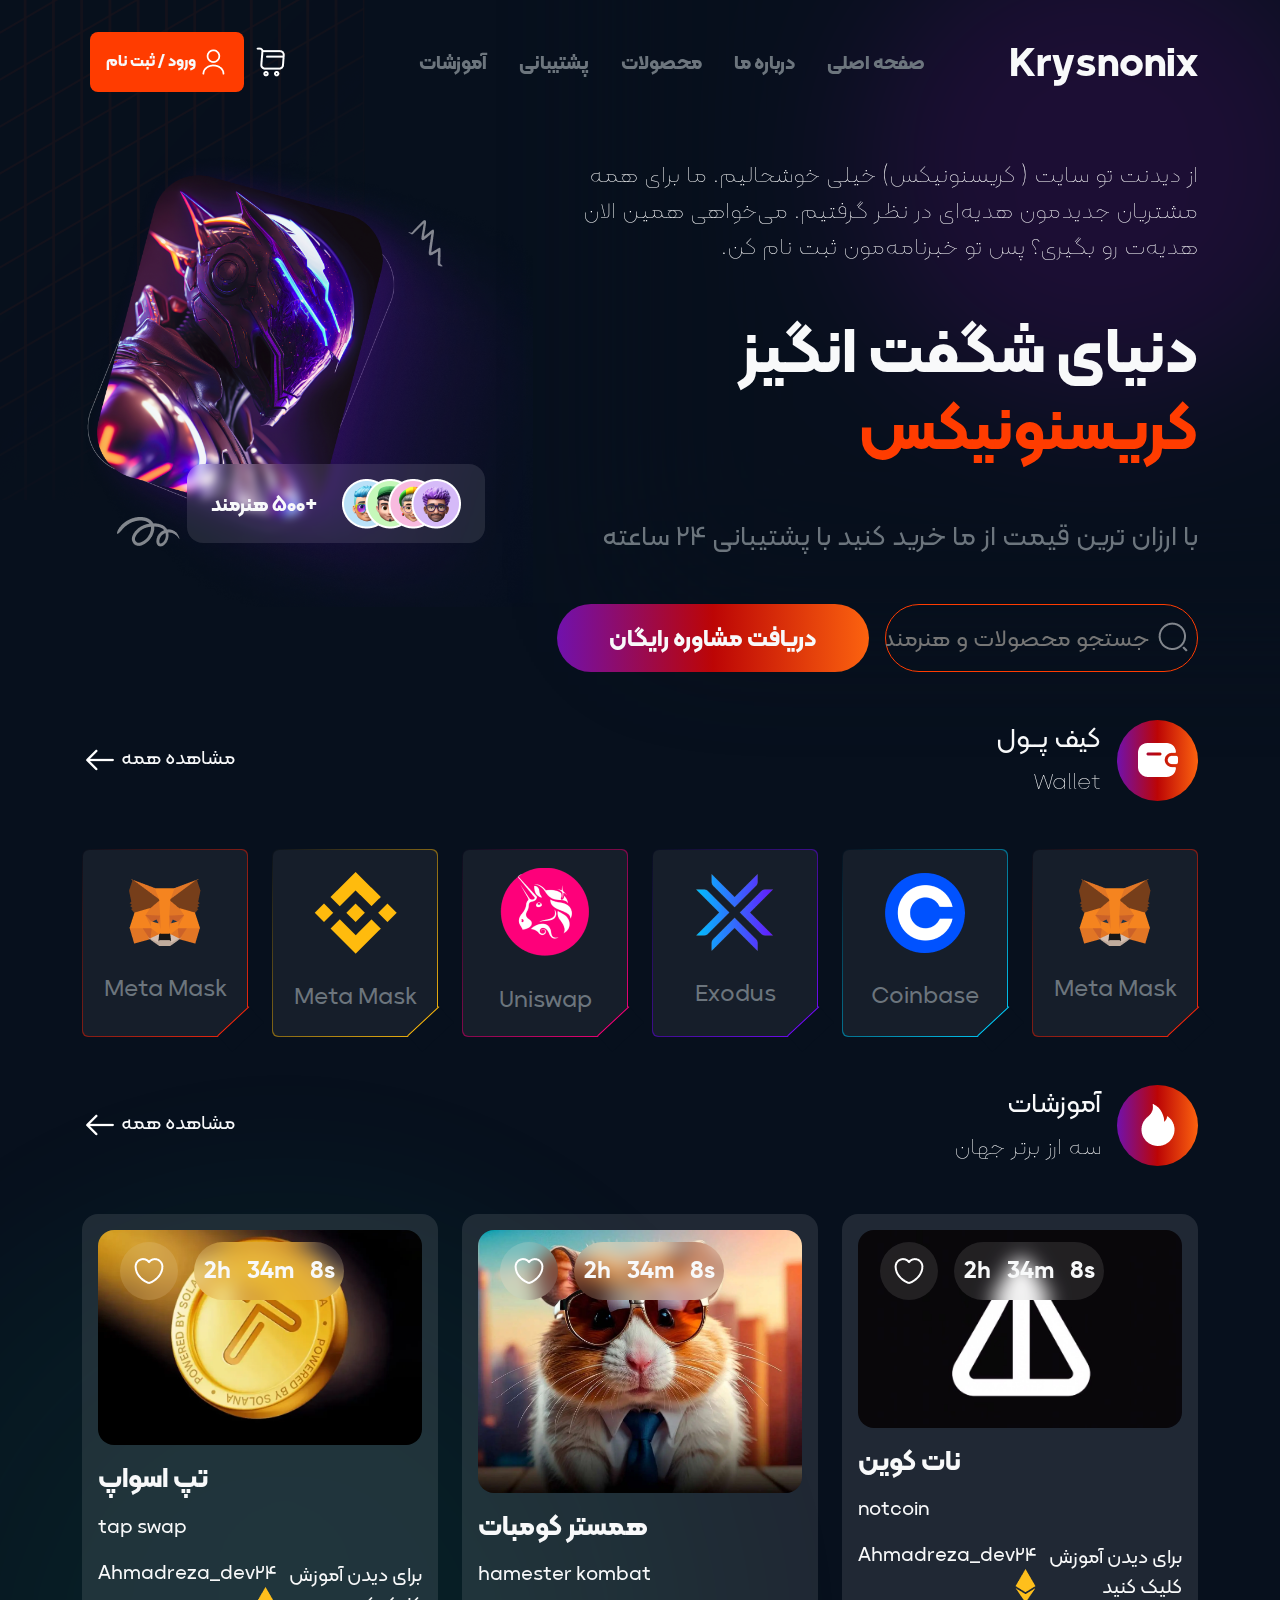
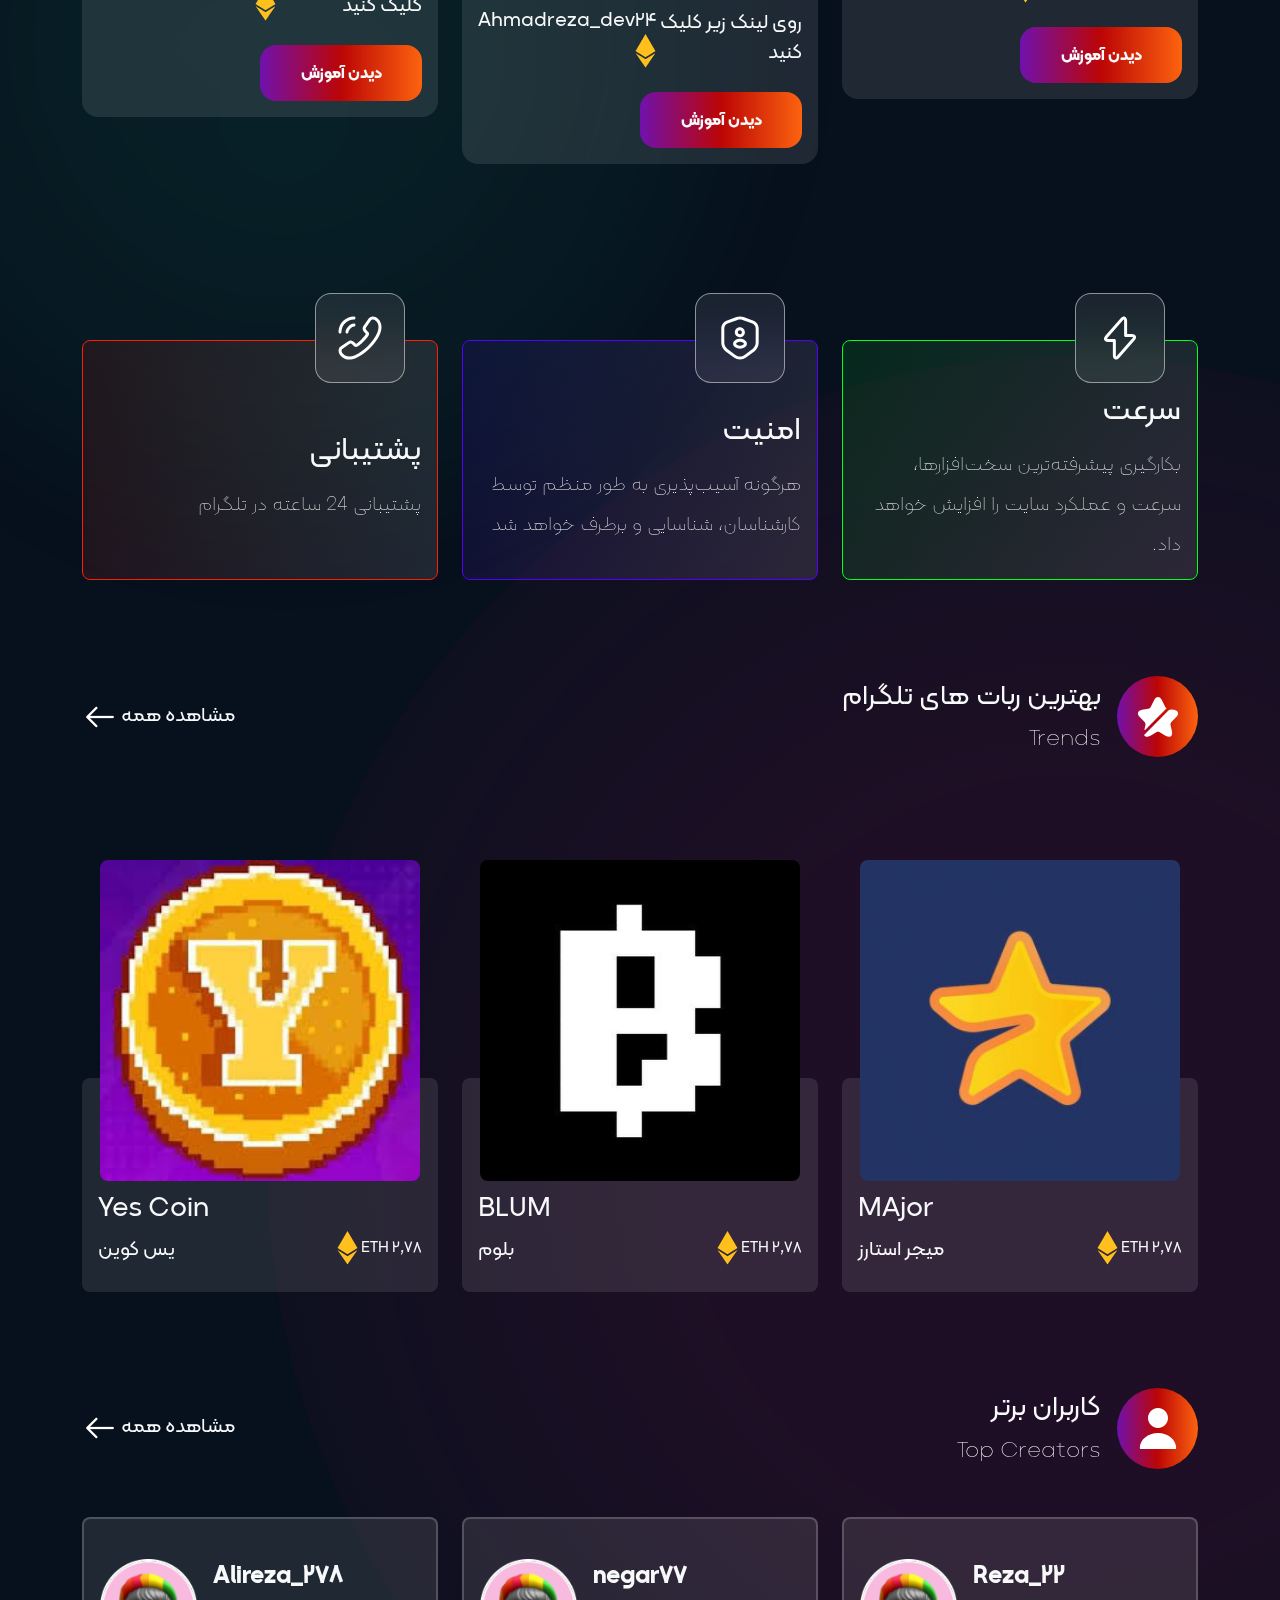
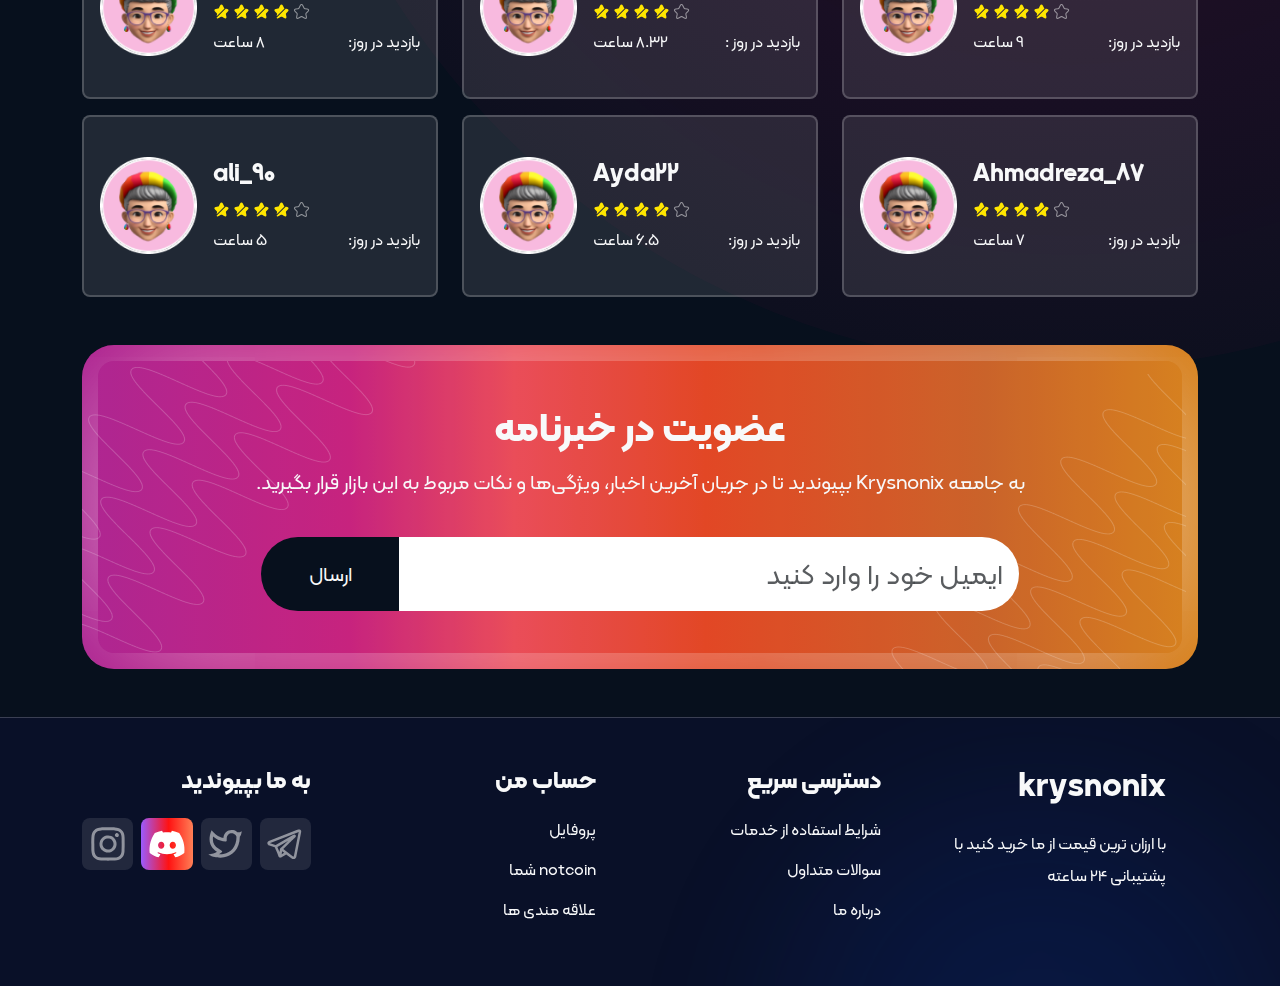
<file: index.html>
<!DOCTYPE html>
<html lang="en" dir="rtl" class="overflow-x-hidden">

<head>
    <meta charset="UTF-8">
    <meta name="viewport" content="width=device-width, initial-scale=1.0">
    <title>کریسنونیکس | ارز دیجیتال</title>
    <link rel="stylesheet" href="css/bootstrap.rtl.min.css">
    <link rel="stylesheet" href="css/style.css">
</head>

<body class="overflow-x-hidden">

    <header>
        <nav class="navbar navbar-expand-lg mt-3">
            <div class="container-fluid container-xl">

                <button class="navbar-toggler" data-bs-toggle="collapse" data-bs-target="#navbarNav">
                    <img src="img/navbar-toggler-icon.png" alt="">
                </button>
                <a href="index.html" class="navbar-brand text-light fs-1 fw-bold">
                    Krysnonix
                </a>
                <div class="d-lg-none">
                    <a href="#" class="me-3">
                        <img src="img/search.png" alt="">
                    </a>
                    <a href="index.html">
                        <img src="img/user.png" alt="">
                    </a>
                </div>

                <div class="collapse navbar-collapse justify-content-lg-between bg_dark_md rounded p-2" id="navbarNav">

        
        
                    <ul class="navbar-nav w_70 justify-content-center gap-3">
                        <li class="nav-item">
                            <a href="index.html" class="nav-link text-secondary fs-5 fw-bold">صفحه اصلی</a>
                        </li>
                        <li class="nav-item">
                            <a href="a.html" class="nav-link text-secondary  fs-5 fw-bold">درباره ما</a>
                        </li>
                        <li class="nav-item">
                            <a href="b.html" class="nav-link text-secondary  fs-5 fw-bold">محصولات</a>
                        </li>
                        <li class="nav-item">
                            <a href="help.html" class="nav-link text-secondary  fs-5 fw-bold">پشتیبانی</a>
                        </li>
                        <li class="nav-item">
                            <a href="teach.html" class="nav-link text-secondary  fs-5 fw-bold">آموزشات</a>
                        </li>
                    </ul>
                    <div>
                        <a href="shop.html" class="me-2">
                            <img src="img/shoppingcart.png" alt="">
                        </a>
                        <a href="open.html" class="bg_FF3C00 text-light fw-bold p-3 rounded-3 d-none d-lg-inline-block">
                            <img src="img/user.png" alt="">
                            ورود / ثبت نام
                        </a>
                    </div>

                </div>
            </div>
        </nav>

        <div class="container-fluid container-xl mt-5">
            <div class="row">
                <div class="col-lg-7 col-12">
                    <div>
                        <p class="text-light fw-light fs-4 text-center text-lg-start">
                            از دیدنت تو سایت ( کریسنونیکس) خیلی خوشحالیم. ما برای همه مشتریان جدیدمون هدیه‌ای در نظر گرفتیم. می‌خواهی همین الان هدیه‌ت رو بگیری؟ پس تو خبرنامه‌مون ثبت نام کن.
                        </p>
                        <h1 class="fw-bold title_main_header text-center text-lg-start my-5">
                            <span class="text-light">
                                دنیای شگفت انگیز
                            </span>
                            <span class="text_FF3C00">
                                کریسنونیکس
                            </span>
                        </h1>

                        <div class="main_img_header position-relative d-lg-none">

                            <img src="img/header_img.png" class="w-100" alt="">
                            <div
                                class="count_user_site py-1 position-absolute rounded-4 d-flex align-items-center justify-content-between px-4">
                                <img src="img/Group 117.png" alt="">
                                <div class="text-light fw-bold ">
                                    <span class="fs-5">+500</span>
                                    <span class="fs-5">هنرمند</span>
                                </div>
                            </div>
                        </div>
                        <p class="text-secondary fw-medium fs-3 text-center text-lg-start">
                            با ارزان ترین قیمت از ما خرید کنید با پشتیبانی 24 ساعته
                        </p>
                    </div>
                    <div class="d-flex gap-3 mt-5 justify-content-center">
                        <form action=""
                            class="border_FF3C00 border d-none d-lg-block rounded-pill position-relative w-50 search_form_header ps-5">
                            <button class="border-0 bg-transparent me-2 position-absolute">
                                <img src="img/searchnormal1.png" alt="">
                            </button>
                            <input type="text" class="bg-transparent w-100 h-100 border-0 fs-4 fw-medium"
                                placeholder="جستجو محصولات و هنرمندان">
                        </form>
                        <a href="#"
                            class="w-50 py-3 d-none d-lg-block bg_gradient_main_site text-light fw-bold fs-4 text-center rounded-pill d-flex align-items-center justify-content-center">
                            دریافت مشاوره رایگان
                        </a>
                        <a href="#"
                            class="w-50 py-3  d-lg-none bg_gradient_main_site text-light fw-bold fs-5 text-center rounded-3 d-flex align-items-center justify-content-center">
                            دریافت مشاوره رایگان
                        </a>
                    </div>
                </div>
                <div class="col-lg-5 col-12 d-none d-lg-block">
                    <div class="main_img_header position-relative">

                        <img src="img/header_img.png" class="w-100" alt="">
                        <div
                            class="count_user_site py-1 position-absolute rounded-4 d-flex align-items-center justify-content-between px-4">
                            <img src="img/Group 117.png" alt="">
                            <div class="text-light fw-bold ">
                                <span class="fs-5">+500</span>
                                <span class="fs-5">هنرمند</span>
                            </div>
                        </div>
                    </div>
                </div>
            </div>
        </div>
    </header>

    <main>
        <!-- wallet -->
        <div class="container-fluid container-xl mt-5">
            <div class="header_container_title mb-5 d-flex justify-content-between align-items-center">

                <div class="d-flex align-items-center gap-3">
                    <div
                        class="d-flex align-items-center justify-content-center bg_gradient_main_site rounded-circle icon_header_container">
                        <img src="img/wallet2.png" alt="">
                    </div>
                    <div class="text-light">
                        <h5 class="fs-3 fw-medium">کیف پــول</h5>
                        <span class="fs-4 fw-light">
                            Wallet
                        </span>
                    </div>
                </div>

                <div class="">
                    <a href="#">
                        <span class="fs-5 text-light">مشاهده همه</span>
                        <img src="img/arrowleft.png" class="arrowleft" alt="">
                    </a>
                </div>
            </div>
            <div class="row row-gap-3">

                <div class="col-6 col-sm-4 col-xl-2">
                    <div class="wallet_box  rounded  wallet_box_6 position-relative">
                        <div class="rounded h-100 d-flex flex-column align-items-center justify-content-center">
                            <div>
                                <img src="img/Group 19.png" alt="">
                            </div>
                            <div>
                                <span class="text-secondary fs-4 mt-4 d-block">Meta Mask</span>
                            </div>
                        </div>
                    </div>
                </div>
                <div class="col-6 col-sm-4 col-xl-2">
                    <div class="wallet_box  rounded  wallet_box_2 position-relative">
                        <div class="rounded h-100 d-flex flex-column align-items-center justify-content-center">
                            <div>
                                <img src="img/pngaaa 1.png" alt="">
                            </div>
                            <div>
                                <span class="text-secondary fs-4 mt-4 d-block">Coinbase</span>
                            </div>
                        </div>
                    </div>
                </div>
                <div class="col-6 col-sm-4 col-xl-2">
                    <div class="wallet_box  rounded  wallet_box_3 position-relative">
                        <div class="rounded h-100 d-flex flex-column align-items-center justify-content-center">
                            <div>
                                <img src="img/image 1.png" alt="">
                            </div>
                            <div>
                                <span class="text-secondary fs-4 mt-4 d-block">Exodus</span>
                            </div>
                        </div>
                    </div>
                </div>
                <div class="col-6 col-sm-4 col-xl-2">
                    <div class="wallet_box  rounded  wallet_box_4 position-relative">
                        <div class="rounded h-100 d-flex flex-column align-items-center justify-content-center">
                            <div>
                                <img src="img/uniswap-coinuni.png" alt="">
                            </div>
                            <div>
                                <span class="text-secondary fs-4 mt-4 d-block">Uniswap</span>
                            </div>
                        </div>
                    </div>
                </div>
                <div class="col-6 col-sm-4 col-xl-2">
                    <div class="wallet_box  rounded  wallet_box_5 position-relative">
                        <div class="rounded h-100 d-flex flex-column align-items-center justify-content-center">
                            <div>
                                <img src="img/Group 25.png" alt="">
                            </div>
                            <div>
                                <span class="text-secondary fs-4 mt-4 d-block">Meta Mask</span>
                            </div>
                        </div>
                    </div>
                </div>
                <div class="col-6 col-sm-4 col-xl-2">
                    <div class="wallet_box  rounded  wallet_box_6 position-relative">
                        <div class="rounded h-100 d-flex flex-column align-items-center justify-content-center">
                            <div>
                                <img src="img/Group 19.png" alt="">
                            </div>
                            <div>
                                <span class="text-secondary fs-4 mt-4 d-block">Meta Mask</span>
                            </div>
                        </div>
                    </div>
                </div>
            </div>
        </div>
        <!-- wallet -->

        <!-- hot bids -->
        <div class="container-fluid position-relative ">

            <div class="container-fluid container-xl mt-5 ">
                <div class="header_container_title mb-5 d-flex justify-content-between align-items-center">

                    <div class="d-flex align-items-center gap-3">
                        <div
                            class="d-flex align-items-center justify-content-center bg_gradient_main_site rounded-circle icon_header_container">
                            <img src="img/Vector (4).png" alt="">
                        </div>
                        <div class="text-light">
                            <h5 class="fs-3 fw-medium">آموزشات</h5>
                            <span class="fs-4 fw-light">
                              سه ارز برتر جهان 
                            </span>
                        </div>
                    </div>

                    <div class="">
                        <a href="#">
                            <span class="fs-5 text-light">مشاهده همه</span>
                            <img src="img/arrowleft.png" class="arrowleft" alt="">
                        </a>
                    </div>
                </div>
                <div class="row row-gap-2">
                    <div class="col-12 col-sm-6 col-lg-4">
                        <div class="box_hot_bids p-3 rounded-4 position-relative">
                            <div class="img_hot_bids">
                                <img src="img/not.jpg" alt="" class="w-100 rounded-4">
                                <div class="position-absolute d-flex gap-3">
                                    <div
                                        class="bg_blur rounded-pill fw-bold gap-3 d-flex justify-content-center align-items-center text_time_hot_bids text-light">
                                        <span>8s</span>
                                        <span>34m</span>
                                        <span>2h</span>
                                    </div>
                                    <div
                                        class="bg_blur d-flex align-items-center justify-content-center hearet_icon_hot_bids rounded-circle">
                                        <img src="img/heart.png" alt="">
                                    </div>

                                </div>
                            </div>
                            <div class="caption_hot_bids text-light">
                                <div class="text-end mt-3">
                                    <h5 class="fs-3 fw-bold">نات کوین</h5>
                                    <p class="fs-5 my-3">notcoin </p>
                                </div>
                                <div class="d-flex justify-content-between align-items-center">
                                    <div>
                                        <span class="fs-5">برای دیدن آموزش کلیک کنید </span>
                                    </div>
                                    <div>
                                        <span class="fs-5">Ahmadreza_dev24</span>
                                        <img src="img/Vector (2).png" alt="">
                                    </div>
                                </div>
                                <div class="mt-4">
                                    <a href="video/5842610ad2d75775ce33bfefcab91cd158888447-480p.mp4"
                                        class="bg_gradient_main_site text-center py-2 py-lg-3 text-light fw-bold w-50 rounded-4 d-block">
                                         دیدن آموزش
                                    </a>
                                </div>
                            </div>
                        </div>
                    </div>
                    <div class="col-12 col-sm-6  col-lg-4">
                        <div class="box_hot_bids p-3 rounded-4 position-relative">
                            <div class="img_hot_bids">
                                <img src="img/همستر+کمبات.webp" alt="" class="w-100 rounded-4">
                                <div class="position-absolute d-flex gap-3">
                                    <div
                                        class="bg_blur rounded-pill fw-bold gap-3 d-flex justify-content-center align-items-center text_time_hot_bids text-light">
                                        <span>8s</span>
                                        <span>34m</span>
                                        <span>2h</span>
                                    </div>
                                    <div
                                        class="bg_blur d-flex align-items-center justify-content-center hearet_icon_hot_bids rounded-circle">
                                        <img src="img/heart.png" alt="">
                                    </div>

                                </div>
                            </div>
                            <div class="caption_hot_bids text-light">
                                <div class="text-end mt-3">
                                    <h5 class="fs-3 fw-bold">همستر کومبات</h5>
                                    <p class="fs-5 my-3">hamester kombat</p>
                                </div>
                                <div class="d-flex justify-content-between align-items-center">
                                    <div>
                                        <span class="fs-5">روی لینک زیر کلیک کنید</span>
                                    </div>
                                    <div>
                                        <span class="fs-5">Ahmadreza_dev24</span>
                                        <img src="img/Vector (2).png" alt="">
                                    </div>
                                </div>
                                <div class="mt-4">
                                    <a href="video/387b72b326804e96d0f69a80564139ff59177499-480p.mp4"
                                        class="bg_gradient_main_site text-center py-2 py-lg-3 text-light fw-bold w-50 rounded-4 d-block">
                                        دیدن آموزش
                                    </a>
                                </div>
                            </div>
                        </div>
                    </div>
                    <div class="col-12 col-sm-6 col-lg-4">
                        <div class="box_hot_bids p-3 rounded-4 position-relative">
                            <div class="img_hot_bids">
                                <img src="img/transfer-tapswap-to-wallet-860x573.webp" alt="" class="w-100 rounded-4">
                                <div class="position-absolute d-flex gap-3">
                                    <div
                                        class="bg_blur rounded-pill fw-bold gap-3 d-flex justify-content-center align-items-center text_time_hot_bids text-light">
                                        <span>8s</span>
                                        <span>34m</span>
                                        <span>2h</span>
                                    </div>
                                    <div
                                        class="bg_blur d-flex align-items-center justify-content-center hearet_icon_hot_bids rounded-circle">
                                        <img src="img/heart.png" alt="">
                                    </div>

                                </div>
                            </div>

                           <div class="caption_hot_bids text-light">
                                <div class="text-end mt-3">
                                    <h5 class="fs-3 fw-bold">تپ اسواپ</h5>
                                    <p class="fs-5 my-3">tap swap</p>
                                </div>
                                <div class="d-flex justify-content-between align-items-center">
                                    <div>
                                        <span class="fs-5">برای دیدن آموزش کلیک کنید</span>
                                    </div>
                                    <div>
                                        <span class="fs-5">Ahmadreza_dev24</span>
                                        <img src="img/Vector (2).png" alt="">
                                    </div>
                                </div>
                                <div class="mt-4">
                                    <a href="video/8038b76ecc9a58f76dc5302a2050e88959221856-480p.mp4"
                                        class="bg_gradient_main_site text-center py-2 py-lg-3 text-light fw-bold w-50 rounded-4 d-block">
                                        دیدن آموزش 
                                    </a>
                                </div> 
                                
                            </div>
                        </div>
                    </div>
                </div>

            </div>
            <div class="Ellipse_2">
            </div>
        </div>
        <!-- hot bids -->


        <!-- property -->
        <div class="container-fluid container-xl  section_property">
            <div class="row row-gap-5">
                <div class="col-12 col-lg-4">
                    <div class="box_property  mb-3 m-lg-0 box_property_1  position-relative text-start d-flex px-3 pt-2 pt-lg-5 justify-content-center flex-column text-light rounded-3">

                        <div class="icon_box_property rounded-4 position-absolute  d-flex justify-content-center align-items-center">
                            <svg xmlns="http://www.w3.org/2000/svg" width="48" height="48" viewBox="0 0 48 48" fill="none">
                                <path d="M19.9802 45.4998C19.5802 45.4998 19.2602 45.4198 19.0202 45.3198C18.2202 45.0198 16.8602 44.0398 16.8602 40.9398V28.0398H12.1802C9.50016 28.0398 8.54016 26.7798 8.20016 26.0398C7.86016 25.2798 7.56016 23.7398 9.32016 21.7198L24.4602 4.51977C26.5002 2.19977 28.1602 2.35977 28.9602 2.65977C29.7602 2.95977 31.1202 3.93977 31.1202 7.03977V19.9398H35.8002C38.4802 19.9398 39.4402 21.1998 39.7802 21.9398C40.1202 22.6998 40.4202 24.2398 38.6602 26.2598L23.5202 43.4598C22.1002 45.0798 20.8602 45.4998 19.9802 45.4998ZM27.8602 5.47977C27.8002 5.55977 27.3802 5.75977 26.7202 6.51977L11.5802 23.7198C11.0202 24.3598 10.9402 24.7598 10.9402 24.8398C10.9802 24.8598 11.3402 25.0598 12.1802 25.0598H18.3602C19.1802 25.0598 19.8602 25.7398 19.8602 26.5598V40.9598C19.8602 41.9598 20.0402 42.3998 20.1202 42.5198C20.1802 42.4398 20.6002 42.2398 21.2602 41.4798L36.4002 24.2798C36.9602 23.6398 37.0402 23.2398 37.0402 23.1598C37.0002 23.1398 36.6402 22.9398 35.8002 22.9398H29.6202C28.8002 22.9398 28.1202 22.2598 28.1202 21.4398V7.03977C28.1402 6.03977 27.9402 5.61977 27.8602 5.47977Z" fill="white"/>
                              </svg>
                        </div>

                        <h4 class="fs-2 mb-3">سرعت</h4>
                        <p class="fw-light fs-5 lh-lg">بکارگیری پیشرفته‌ترین سخت‌افزارها، سرعت و عملکرد سایت را افزایش خواهد داد.</p>
                    </div>
                </div>

                <div class="col-12 col-lg-4">
                    <div class="box_property  mb-3 m-lg-0  box_property_2 position-relative text-start d-flex px-3 pt-2 pt-lg-5  justify-content-center flex-column  text-light rounded-3">

                        <div class="icon_box_property rounded-4 position-absolute  d-flex justify-content-center align-items-center">
                            <svg xmlns="http://www.w3.org/2000/svg" width="48" height="48" viewBox="0 0 48 48" fill="none">
                                <path d="M23.9998 45.5199C21.8198 45.5199 19.6598 44.8799 17.9598 43.6199L9.3598 37.1999C7.0798 35.4999 5.2998 31.9599 5.2998 29.1199V14.2599C5.2998 11.1799 7.5598 7.8999 10.4598 6.8199L20.4398 3.0799C22.4198 2.3399 25.5398 2.3399 27.5198 3.0799L37.5198 6.8199C40.4198 7.8999 42.6798 11.1799 42.6798 14.2599V29.1199C42.6798 31.9599 40.8998 35.4999 38.6198 37.1999L30.0198 43.6199C28.3398 44.8799 26.1798 45.5199 23.9998 45.5199ZM21.4998 5.8799L11.5198 9.6199C9.7998 10.2599 8.2998 12.4199 8.2998 14.2599V29.1199C8.2998 31.0199 9.6398 33.6799 11.1398 34.7999L19.7398 41.2199C22.0398 42.9399 25.9398 42.9399 28.2398 41.2199L36.8398 34.7999C38.3598 33.6599 39.6798 30.9999 39.6798 29.1199V14.2599C39.6798 12.4399 38.1798 10.2799 36.4598 9.6199L26.4798 5.8799C25.1598 5.3799 22.8398 5.3799 21.4998 5.8799Z" fill="white"/>
                                <path d="M24.0001 23.3398H23.8601C20.9601 23.2598 18.8401 21.0398 18.8401 18.3398C18.8401 15.5798 21.1001 13.3198 23.8601 13.3198C26.6201 13.3198 28.8801 15.5798 28.8801 18.3398C28.8789 19.64 28.3742 20.8892 27.4717 21.8252C26.5693 22.7612 25.3394 23.3112 24.0401 23.3598C24.0201 23.3398 24.0201 23.3398 24.0001 23.3398ZM23.8601 16.3198C22.7401 16.3198 21.8401 17.2198 21.8401 18.3398C21.8401 19.4398 22.7001 20.3198 23.7801 20.3598H24.0001C24.5129 20.329 24.9943 20.1021 25.3443 19.726C25.6943 19.3499 25.8862 18.8535 25.8801 18.3398C25.8828 18.0738 25.8323 17.8099 25.7318 17.5637C25.6312 17.3174 25.4825 17.0936 25.2944 16.9055C25.1063 16.7174 24.8826 16.5687 24.6363 16.4681C24.39 16.3676 24.1261 16.3172 23.8601 16.3198ZM24.0001 34.6998C22.2801 34.6998 20.5401 34.2398 19.2001 33.3398C17.8601 32.4598 17.1001 31.1618 17.1001 29.7818C17.1001 28.4018 17.8601 27.1018 19.2001 26.2018C21.9001 24.4018 26.1201 24.4218 28.8001 26.2018C30.1401 27.0818 30.9001 28.3818 30.9001 29.7618C30.9001 31.1418 30.1401 32.4418 28.8001 33.3418C27.4601 34.2418 25.7201 34.6998 24.0001 34.6998ZM20.8601 28.6798C20.3601 28.9998 20.0801 29.3998 20.1001 29.7598C20.1001 30.1198 20.3801 30.5198 20.8601 30.8398C22.5401 31.9598 25.4601 31.9598 27.1401 30.8398C27.6401 30.5198 27.9201 30.1198 27.9201 29.7598C27.9201 29.3998 27.6401 28.9998 27.1601 28.6798C25.4801 27.5798 22.5401 27.5798 20.8601 28.6798Z" fill="white"/>
                              </svg>
                        </div>

                        <h4 class="fs-2 mb-3">امنیت</h4>
                        <p class="fw-light fs-5 lh-lg">هرگونه آسیب‌پذیری به طور منظم توسط کارشناسان، شناسایی و برطرف خواهد شد</p>
                    </div>
                </div>

                <div class="col-12 col-lg-4">
                    <div class="box_property  mb-3 m-lg-0 box_property_3 position-relative text-start d-flex px-3 pt-2 pt-lg-5  justify-content-center flex-column  text-light rounded-3">

                        <div class="icon_box_property rounded-4 position-absolute  d-flex justify-content-center align-items-center">
                            <svg xmlns="http://www.w3.org/2000/svg" width="48" height="48" viewBox="0 0 48 48" fill="none">
                                <path d="M13.1 45.5C15.36 45.5 17.74 44.96 20.2 43.92C22.6 42.9 25.02 41.5 27.38 39.8C29.72 38.08 31.98 36.16 34.12 34.06C36.24 31.92 38.16 29.66 39.86 27.34C41.58 24.94 42.96 22.54 43.94 20.22C44.98 17.74 45.5 15.34 45.5 13.08C45.5 11.52 45.22 10.04 44.68 8.66C44.12 7.24 43.22 5.92 42 4.78C40.46 3.26 38.7 2.5 36.82 2.5C36.04 2.5 35.24 2.68 34.56 3C33.78 3.36 33.12 3.9 32.64 4.62L28 11.16C27.58 11.74 27.26 12.3 27.04 12.86C26.78 13.46 26.64 14.06 26.64 14.64C26.64 15.4 26.86 16.14 27.28 16.84C27.6476 17.4648 28.0984 18.0367 28.62 18.54L29.98 19.96C29.96 20.02 29.94 20.06 29.92 20.1C29.68 20.52 29.2 21.24 28.28 22.32C27.3 23.44 26.38 24.46 25.46 25.4C24.28 26.56 23.3 27.48 22.38 28.24C21.24 29.2 20.5 29.68 20.06 29.9L20.1 30L18.64 28.56C18.02 27.94 17.42 27.48 16.84 27.18C15.74 26.5 14.34 26.38 12.94 26.96C12.42 27.18 11.86 27.48 11.26 27.9L4.62 32.62C3.88 33.12 3.34 33.76 3.02 34.52C2.72 35.28 2.58 35.98 2.58 36.68C2.58 37.64 2.8 38.6 3.22 39.5C3.64 40.4 4.16 41.18 4.82 41.9C5.96 43.16 7.2 44.06 8.64 44.64C10.02 45.2 11.52 45.5 13.1 45.5ZM36.82 5.5C37.92 5.5 38.94 5.98 39.92 6.94C40.84 7.8 41.48 8.74 41.88 9.76C42.3 10.8 42.5 11.9 42.5 13.08C42.5 14.94 42.06 16.96 41.18 19.04C40.28 21.16 39.02 23.36 37.42 25.56C35.82 27.76 34 29.9 32 31.92C30 33.9 27.84 35.74 25.62 37.36C23.46 38.94 21.24 40.22 19.04 41.14C15.62 42.6 12.42 42.94 9.78 41.84C8.76 41.42 7.86 40.78 7.04 39.86C6.58 39.36 6.22 38.82 5.92 38.18C5.68 37.68 5.56 37.16 5.56 36.64C5.56 36.32 5.62 36 5.78 35.64C5.90786 35.3923 6.10165 35.1846 6.34 35.04L12.98 30.32C13.38 30.04 13.74 29.84 14.08 29.7C14.52 29.52 14.7 29.34 15.38 29.76C15.78 29.96 16.14 30.26 16.54 30.66L18.06 32.16C18.84 32.92 20.04 33.1 20.96 32.76L21.5 32.52C22.32 32.08 23.28 31.4 24.34 30.5C25.3 29.68 26.34 28.72 27.6 27.48C28.58 26.48 29.56 25.42 30.58 24.24C31.52 23.14 32.2 22.2 32.62 21.42L32.86 20.82C32.98 20.36 33.02 20.1 33.02 19.82C33.02 19.1 32.76 18.46 32.26 17.96L30.76 16.4C30.36 16 30.06 15.62 29.86 15.28C29.7 15.02 29.64 14.8 29.64 14.6C29.64 14.44 29.7 14.2 29.8 13.96C29.94 13.64 30.16 13.28 30.44 12.9L35.08 6.34C35.2672 6.07129 35.5227 5.85728 35.82 5.72C36.14 5.58 36.48 5.5 36.82 5.5ZM20.1 30.02L20.42 31.38L19.88 29.98C19.98 29.96 20.06 29.98 20.1 30.02ZM11 19.5C11.82 19.5 12.5 18.82 12.5 18C12.5 17.28 13.22 15.78 14.42 14.5C15.6 13.24 16.9 12.5 18 12.5C18.82 12.5 19.5 11.82 19.5 11C19.5 10.18 18.82 9.5 18 9.5C16.06 9.5 14.02 10.54 12.24 12.44C10.58 14.22 9.5 16.4 9.5 18C9.5 18.82 10.18 19.5 11 19.5ZM4 19.5C4.82 19.5 5.5 18.82 5.5 18C5.5 11.1 11.1 5.5 18 5.5C18.82 5.5 19.5 4.82 19.5 4C19.5 3.18 18.82 2.5 18 2.5C9.46 2.5 2.5 9.46 2.5 18C2.5 18.82 3.18 19.5 4 19.5Z" fill="white"/>
                              </svg>
                        </div>

                        <h4 class="fs-2 mb-3">پشتیبانی</h4>
                        <p class="fw-light fs-5 lh-lg">پشتیبانی 24 ساعته در تلگرام</p>
                    </div>
                </div>
            </div>
        </div>
        <!-- property -->

        <!-- trends -->
        <div class="container-fluid position-relative ">

            <div class="container-fluid container-xl  mt-5 pt-5">
                <div class="header_container_title   d-flex justify-content-between align-items-center">

                    <div class="d-flex align-items-center gap-3">
                        <div class="d-flex align-items-center justify-content-center bg_gradient_main_site rounded-circle icon_header_container">
                            <svg xmlns="http://www.w3.org/2000/svg" width="48" height="48" viewBox="0 0 48 48" fill="none">
                                <path d="M11.4802 32C11.7002 31.02 11.3002 29.62 10.6002 28.92L5.74021 24.06C4.22021 22.54 3.62021 20.92 4.06021 19.52C4.52021 18.12 5.94021 17.16 8.06021 16.8L14.3002 15.76C15.2002 15.6 16.3002 14.8 16.7202 13.98L20.1602 7.08C21.1602 5.1 22.5202 4 24.0002 4C25.4802 4 26.8402 5.1 27.8402 7.08L31.2802 13.98C31.5402 14.5 32.0802 15 32.6602 15.34L11.1202 36.88C10.8402 37.16 10.3602 36.9 10.4402 36.5L11.4802 32ZM37.4002 28.924C36.6802 29.644 36.2802 31.024 36.5202 32.004L37.9002 38.024C38.4802 40.524 38.1202 42.404 36.8802 43.304C36.3535 43.6721 35.7226 43.8614 35.0802 43.844C34.0602 43.844 32.8602 43.464 31.5402 42.684L25.6802 39.204C24.7602 38.664 23.2402 38.664 22.3202 39.204L16.4602 42.684C14.2402 43.984 12.3402 44.204 11.1202 43.304C10.6602 42.964 10.3202 42.504 10.1002 41.904L34.4202 17.584C35.3402 16.664 36.6402 16.244 37.9002 16.464L39.9202 16.804C42.0402 17.164 43.4602 18.124 43.9202 19.524C44.3602 20.924 43.7602 22.544 42.2402 24.064L37.4002 28.924Z" fill="white"></path>
                              </svg>
                        </div>
                        <div class="text-light">
                            <h5 class="fs-3 fw-medium">بهترین ربات های تلگرام</h5>
                            <span class="fs-4 fw-light">
                                Trends
                            </span>
                        </div>
                    </div>

                    <div class="">
                        <a href="#">
                            <span class="fs-5 text-light">مشاهده همه</span>
                            <img src="img/arrowleft.png" class="arrowleft" alt="">
                        </a>
                    </div>
                </div>
                <div class="row">
                    <div class="col-12 col-sm-6 col-md-4">
                        <div class="box_trends">
                            <div class="img_box_trend text-center">
                                <img src="img/ic-article-airdrop-telegram-major-300x300.jpg" class=" rounded-3" alt="">
                            </div>
                            <div class="caption_box_trends rounded-3 px-3">
                                <h5 class="text-light fw-medium text-end fs-3">MAjor</h5>
                                <div class="text-light d-flex justify-content-between align-items-center">
                                    <div>
                                        <span>2,78 ETH</span>
                                        <svg xmlns="http://www.w3.org/2000/svg" width="21" height="34" viewBox="0 0 21 34" fill="none">
                                            <g clip-path="url(#clip0_150_155)">
                                              <path d="M20.4683 17.115L10.4999 23.205L0.524902 17.115L10.4999 0L20.4683 17.115ZM10.4999 25.1606L0.524902 19.0706L10.4999 33.6L20.4749 19.0706L10.4999 25.1606Z" fill="#FFBF1C"></path>
                                            </g>
                                            <defs>
                                              <clipPath id="clip0_150_155">
                                                <rect width="21" height="33.6" fill="white"></rect>
                                              </clipPath>
                                            </defs>
                                          </svg>
                                        
                                    </div>
                                    <div>
                                        <span class="fs-5 ">میجر استارز</span>
                                    </div>
                                </div>
                            </div>
                        </div>
                    </div>

                    <div class="col-12 col-sm-6 col-md-4">
                        <div class="box_trends">
                            <div class="img_box_trend text-center">
                                <img src="img/ef3cfe48-f38b-410e-bfe9-70d877c7ac0c.jpg" class=" rounded-3" alt="">
                            </div>
                            <div class="caption_box_trends rounded-3 px-3">
                                <h5 class="text-light fw-medium text-end fs-3">BLUM</h5>
                                <div class="text-light d-flex justify-content-between align-items-center">
                                    <div>
                                        <span>2,78 ETH</span>
                                        <svg xmlns="http://www.w3.org/2000/svg" width="21" height="34" viewBox="0 0 21 34" fill="none">
                                            <g clip-path="url(#clip0_150_155)">
                                              <path d="M20.4683 17.115L10.4999 23.205L0.524902 17.115L10.4999 0L20.4683 17.115ZM10.4999 25.1606L0.524902 19.0706L10.4999 33.6L20.4749 19.0706L10.4999 25.1606Z" fill="#FFBF1C"></path>
                                            </g>
                                            <defs>
                                              <clipPath id="clip0_150_155">
                                                <rect width="21" height="33.6" fill="white"></rect>
                                              </clipPath>
                                            </defs>
                                          </svg>
                                        
                                    </div>
                                    <div>
                                        <span class="fs-5 ">بلوم</span>
                                    </div>
                                </div>
                            </div>
                        </div>
                    </div>

                    <div class="col-12 col-sm-6 col-md-4">
                        <div class="box_trends">
                            <div class="img_box_trend text-center">
                                <img src="img/images.jfif" class=" rounded-3" alt="">
                            </div>
                            <div class="caption_box_trends rounded-3 px-3">
                                <h5 class="text-light fw-medium text-end fs-3">Yes Coin</h5>
                                <div class="text-light d-flex justify-content-between align-items-center">
                                    <div>
                                        <span>2,78 ETH</span>
                                        <svg xmlns="http://www.w3.org/2000/svg" width="21" height="34" viewBox="0 0 21 34" fill="none">
                                            <g clip-path="url(#clip0_150_155)">
                                              <path d="M20.4683 17.115L10.4999 23.205L0.524902 17.115L10.4999 0L20.4683 17.115ZM10.4999 25.1606L0.524902 19.0706L10.4999 33.6L20.4749 19.0706L10.4999 25.1606Z" fill="#FFBF1C"></path>
                                            </g>
                                            <defs>
                                              <clipPath id="clip0_150_155">
                                                <rect width="21" height="33.6" fill="white"></rect>
                                              </clipPath>
                                            </defs>
                                          </svg>
                                        
                                    </div>
                                    <div>
                                        <span class="fs-5 ">یس کوین</span>
                                    </div>
                                </div>
                            </div>
                        </div>
                    </div>
                </div>
            </div>
            <div class="Ellipse_3 rounded-circle position-absolute z-n1"></div>
        </div>
        <!-- trends -->

        <!-- top_creators -->
            <div class="container-fluid container-xl  mt-5 pt-5">
                <div class="header_container_title mb-5  d-flex justify-content-between align-items-center">

                    <div class="d-flex align-items-center gap-3">
                        <div class="d-flex align-items-center justify-content-center bg_gradient_main_site rounded-circle icon_header_container">
                            <svg xmlns="http://www.w3.org/2000/svg" width="48" height="48" viewBox="0 0 48 48" fill="none">
                                <path d="M23.9998 24C26.652 24 29.1955 22.9464 31.0709 21.0711C32.9463 19.1957 33.9998 16.6522 33.9998 14C33.9998 11.3478 32.9463 8.8043 31.0709 6.92893C29.1955 5.05357 26.652 4 23.9998 4C21.3477 4 18.8041 5.05357 16.9288 6.92893C15.0534 8.8043 13.9998 11.3478 13.9998 14C13.9998 16.6522 15.0534 19.1957 16.9288 21.0711C18.8041 22.9464 21.3477 24 23.9998 24ZM23.9998 29C13.9798 29 5.81982 35.72 5.81982 44C5.81982 44.56 6.25982 45 6.81982 45H41.1798C41.7398 45 42.1798 44.56 42.1798 44C42.1798 35.72 34.0198 29 23.9998 29Z" fill="white"/>
                              </svg>
                        </div>
                        <div class="text-light">
                            <h5 class="fs-3 fw-medium">کاربران برتر</h5>
                            <span class="fs-4 fw-light">
                                Top Creators
                            </span>
                        </div>
                    </div>

                    <div class="">
                        <a href="#">
                            <span class="fs-5 text-light">مشاهده همه</span>
                            <img src="img/arrowleft.png" class="arrowleft" alt="">
                        </a>
                    </div>
                </div>
                <div class="row row-gap-3">
                    <div class="col-12 col-sm-6 col-md-4">
                        <div class="box_top_creators d-flex align-items-center justify-content-center p-3 gap-3 rounded-3">
                            <div class="info_box_top_creators text-end w-75 text-light">
                                <h5 class="fw-bold fs-4 m-0">Reza_22</h5>
                                <div class="my-2">
                                    <svg xmlns="http://www.w3.org/2000/svg" width="17" height="17" viewBox="0 0 17 17" fill="none">
                                        <g clip-path="url(#clip0_723_29)">
                                          <path d="M12.5281 15.9905C12.1543 15.9905 11.6746 15.8706 11.0751 15.5179L8.96607 14.2695C8.7474 14.1425 8.32419 14.1425 8.11258 14.2695L5.99651 15.5179C4.74803 16.2586 4.01446 15.9623 3.68294 15.7225C3.35848 15.4827 2.85062 14.869 3.18214 13.4583L3.68294 11.2928C3.73937 11.0671 3.62651 10.6792 3.45723 10.5099L1.70794 8.76062C0.833297 7.88597 0.903833 7.1383 1.02374 6.77151C1.14365 6.40472 1.52455 5.7558 2.73776 5.55124L4.98785 5.1774C5.19946 5.14213 5.50276 4.91642 5.59446 4.72597L6.84294 2.23606C7.40723 1.10044 8.14785 0.931152 8.5358 0.931152C8.92374 0.931152 9.66437 1.10044 10.2287 2.23606L11.4701 4.71892C11.5688 4.90937 11.8721 5.13508 12.0837 5.17035L14.3338 5.54419C15.5541 5.74874 15.935 6.39767 16.0479 6.76446C16.1607 7.13124 16.2312 7.87892 15.3637 8.75356L13.6144 10.5099C13.4451 10.6792 13.3393 11.0601 13.3887 11.2928L13.8895 13.4583C14.2139 14.869 13.7131 15.4827 13.3887 15.7225C13.2123 15.8495 12.9302 15.9905 12.5281 15.9905ZM8.5358 13.1127C8.88142 13.1127 9.22705 13.1973 9.50214 13.3595L11.6112 14.608C12.2248 14.9748 12.6128 14.9748 12.7609 14.869C12.909 14.7632 13.0148 14.3894 12.8596 13.6981L12.3588 11.5327C12.2248 10.9472 12.4435 10.1925 12.8667 9.76223L14.616 8.01294C14.9616 7.66731 15.1168 7.32874 15.0462 7.09597C14.9687 6.86321 14.6442 6.67276 14.1645 6.59517L11.9145 6.22133C11.3713 6.12963 10.7788 5.69231 10.532 5.19856L9.29053 2.71571C9.06482 2.26428 8.78267 1.99624 8.5358 1.99624C8.28892 1.99624 8.00678 2.26428 7.78812 2.71571L6.53964 5.19856C6.29276 5.69231 5.70026 6.12963 5.15714 6.22133L2.9141 6.59517C2.43446 6.67276 2.10999 6.86321 2.0324 7.09597C1.95482 7.32874 2.11705 7.67437 2.46267 8.01294L4.21196 9.76223C4.63517 10.1854 4.85383 10.9472 4.71982 11.5327L4.21901 13.6981C4.05678 14.3964 4.16964 14.7632 4.31776 14.869C4.46589 14.9748 4.84678 14.9678 5.46749 14.608L7.57651 13.3595C7.84455 13.1973 8.19017 13.1127 8.5358 13.1127Z" fill="white" fill-opacity="0.5"/>
                                        </g>
                                        <defs>
                                          <clipPath id="clip0_723_29">
                                            <rect width="16.9286" height="16.9286" fill="white" transform="translate(0.0712891)"/>
                                          </clipPath>
                                        </defs>
                                      </svg>
                                    <svg xmlns="http://www.w3.org/2000/svg" width="17" height="17" viewBox="0 0 17 17" fill="none">
                                        <path d="M4.04885 11.2856C4.12644 10.94 3.98536 10.4463 3.73849 10.1994L2.02447 8.48538C1.4884 7.94931 1.27679 7.37797 1.43197 6.88422C1.5942 6.39047 2.09501 6.05189 2.84269 5.92493L5.0434 5.55815C5.36081 5.50172 5.74876 5.21957 5.89688 4.93038L7.1101 2.49689C7.46278 1.79859 7.94242 1.41064 8.46438 1.41064C8.98635 1.41064 9.46599 1.79859 9.81867 2.49689L11.0319 4.93038C11.1236 5.11377 11.314 5.29011 11.5186 5.41002L3.92188 13.0067C3.82313 13.1055 3.65385 13.0138 3.68206 12.8727L4.04885 11.2856ZM13.1903 10.2008C12.9363 10.4547 12.7953 10.9414 12.8799 11.2871L13.3666 13.4102C13.5712 14.2919 13.4442 14.9549 13.0069 15.2723C12.8211 15.4022 12.5986 15.4689 12.3721 15.4628C12.0123 15.4628 11.5891 15.3288 11.1236 15.0537L9.05688 13.8263C8.73242 13.6359 8.19635 13.6359 7.87188 13.8263L5.80519 15.0537C5.02224 15.5121 4.35215 15.5897 3.92188 15.2723C3.75965 15.1524 3.63974 14.9902 3.56215 14.7786L12.1393 6.20143C12.4638 5.87697 12.9222 5.72884 13.3666 5.80643L14.079 5.92634C14.8267 6.05331 15.3275 6.39188 15.4897 6.88563C15.6449 7.37938 15.4333 7.95072 14.8972 8.48679L13.1903 10.2008Z" fill="#FFE600"/>
                                      </svg>
                                    <svg xmlns="http://www.w3.org/2000/svg" width="17" height="17" viewBox="0 0 17 17" fill="none">
                                        <path d="M4.04885 11.2856C4.12644 10.94 3.98536 10.4463 3.73849 10.1994L2.02447 8.48538C1.4884 7.94931 1.27679 7.37797 1.43197 6.88422C1.5942 6.39047 2.09501 6.05189 2.84269 5.92493L5.0434 5.55815C5.36081 5.50172 5.74876 5.21957 5.89688 4.93038L7.1101 2.49689C7.46278 1.79859 7.94242 1.41064 8.46438 1.41064C8.98635 1.41064 9.46599 1.79859 9.81867 2.49689L11.0319 4.93038C11.1236 5.11377 11.314 5.29011 11.5186 5.41002L3.92188 13.0067C3.82313 13.1055 3.65385 13.0138 3.68206 12.8727L4.04885 11.2856ZM13.1903 10.2008C12.9363 10.4547 12.7953 10.9414 12.8799 11.2871L13.3666 13.4102C13.5712 14.2919 13.4442 14.9549 13.0069 15.2723C12.8211 15.4022 12.5986 15.4689 12.3721 15.4628C12.0123 15.4628 11.5891 15.3288 11.1236 15.0537L9.05688 13.8263C8.73242 13.6359 8.19635 13.6359 7.87188 13.8263L5.80519 15.0537C5.02224 15.5121 4.35215 15.5897 3.92188 15.2723C3.75965 15.1524 3.63974 14.9902 3.56215 14.7786L12.1393 6.20143C12.4638 5.87697 12.9222 5.72884 13.3666 5.80643L14.079 5.92634C14.8267 6.05331 15.3275 6.39188 15.4897 6.88563C15.6449 7.37938 15.4333 7.95072 14.8972 8.48679L13.1903 10.2008Z" fill="#FFE600"/>
                                      </svg>
                                    <svg xmlns="http://www.w3.org/2000/svg" width="17" height="17" viewBox="0 0 17 17" fill="none">
                                        <path d="M4.04885 11.2856C4.12644 10.94 3.98536 10.4463 3.73849 10.1994L2.02447 8.48538C1.4884 7.94931 1.27679 7.37797 1.43197 6.88422C1.5942 6.39047 2.09501 6.05189 2.84269 5.92493L5.0434 5.55815C5.36081 5.50172 5.74876 5.21957 5.89688 4.93038L7.1101 2.49689C7.46278 1.79859 7.94242 1.41064 8.46438 1.41064C8.98635 1.41064 9.46599 1.79859 9.81867 2.49689L11.0319 4.93038C11.1236 5.11377 11.314 5.29011 11.5186 5.41002L3.92188 13.0067C3.82313 13.1055 3.65385 13.0138 3.68206 12.8727L4.04885 11.2856ZM13.1903 10.2008C12.9363 10.4547 12.7953 10.9414 12.8799 11.2871L13.3666 13.4102C13.5712 14.2919 13.4442 14.9549 13.0069 15.2723C12.8211 15.4022 12.5986 15.4689 12.3721 15.4628C12.0123 15.4628 11.5891 15.3288 11.1236 15.0537L9.05688 13.8263C8.73242 13.6359 8.19635 13.6359 7.87188 13.8263L5.80519 15.0537C5.02224 15.5121 4.35215 15.5897 3.92188 15.2723C3.75965 15.1524 3.63974 14.9902 3.56215 14.7786L12.1393 6.20143C12.4638 5.87697 12.9222 5.72884 13.3666 5.80643L14.079 5.92634C14.8267 6.05331 15.3275 6.39188 15.4897 6.88563C15.6449 7.37938 15.4333 7.95072 14.8972 8.48679L13.1903 10.2008Z" fill="#FFE600"/>
                                      </svg>
                                    <svg xmlns="http://www.w3.org/2000/svg" width="17" height="17" viewBox="0 0 17 17" fill="none">
                                        <path d="M4.04885 11.2856C4.12644 10.94 3.98536 10.4463 3.73849 10.1994L2.02447 8.48538C1.4884 7.94931 1.27679 7.37797 1.43197 6.88422C1.5942 6.39047 2.09501 6.05189 2.84269 5.92493L5.0434 5.55815C5.36081 5.50172 5.74876 5.21957 5.89688 4.93038L7.1101 2.49689C7.46278 1.79859 7.94242 1.41064 8.46438 1.41064C8.98635 1.41064 9.46599 1.79859 9.81867 2.49689L11.0319 4.93038C11.1236 5.11377 11.314 5.29011 11.5186 5.41002L3.92188 13.0067C3.82313 13.1055 3.65385 13.0138 3.68206 12.8727L4.04885 11.2856ZM13.1903 10.2008C12.9363 10.4547 12.7953 10.9414 12.8799 11.2871L13.3666 13.4102C13.5712 14.2919 13.4442 14.9549 13.0069 15.2723C12.8211 15.4022 12.5986 15.4689 12.3721 15.4628C12.0123 15.4628 11.5891 15.3288 11.1236 15.0537L9.05688 13.8263C8.73242 13.6359 8.19635 13.6359 7.87188 13.8263L5.80519 15.0537C5.02224 15.5121 4.35215 15.5897 3.92188 15.2723C3.75965 15.1524 3.63974 14.9902 3.56215 14.7786L12.1393 6.20143C12.4638 5.87697 12.9222 5.72884 13.3666 5.80643L14.079 5.92634C14.8267 6.05331 15.3275 6.39188 15.4897 6.88563C15.6449 7.37938 15.4333 7.95072 14.8972 8.48679L13.1903 10.2008Z" fill="#FFE600"/>
                                      </svg>
                                      
                                </div>
                                <div class="d-flex justify-content-between">
                                    <span>بازدید در روز:</span>
                                    <span>9 ساعت</span>
                                </div>
                            </div>
                            <div class="img_top_creators">
                                <img src="img/Ellipse 10.png" width="100%" alt="">
                            </div>
                        </div>
                    </div>
                    <div class="col-12 col-sm-6 col-md-4">
                        <div class="box_top_creators d-flex align-items-center justify-content-center p-3 gap-3 rounded-3">
                            <div class="info_box_top_creators text-end w-75 text-light">
                                <h5 class="fw-bold fs-4 m-0">negar77</h5>
                                <div class="my-2">
                                    <svg xmlns="http://www.w3.org/2000/svg" width="17" height="17" viewBox="0 0 17 17" fill="none">
                                        <g clip-path="url(#clip0_723_29)">
                                          <path d="M12.5281 15.9905C12.1543 15.9905 11.6746 15.8706 11.0751 15.5179L8.96607 14.2695C8.7474 14.1425 8.32419 14.1425 8.11258 14.2695L5.99651 15.5179C4.74803 16.2586 4.01446 15.9623 3.68294 15.7225C3.35848 15.4827 2.85062 14.869 3.18214 13.4583L3.68294 11.2928C3.73937 11.0671 3.62651 10.6792 3.45723 10.5099L1.70794 8.76062C0.833297 7.88597 0.903833 7.1383 1.02374 6.77151C1.14365 6.40472 1.52455 5.7558 2.73776 5.55124L4.98785 5.1774C5.19946 5.14213 5.50276 4.91642 5.59446 4.72597L6.84294 2.23606C7.40723 1.10044 8.14785 0.931152 8.5358 0.931152C8.92374 0.931152 9.66437 1.10044 10.2287 2.23606L11.4701 4.71892C11.5688 4.90937 11.8721 5.13508 12.0837 5.17035L14.3338 5.54419C15.5541 5.74874 15.935 6.39767 16.0479 6.76446C16.1607 7.13124 16.2312 7.87892 15.3637 8.75356L13.6144 10.5099C13.4451 10.6792 13.3393 11.0601 13.3887 11.2928L13.8895 13.4583C14.2139 14.869 13.7131 15.4827 13.3887 15.7225C13.2123 15.8495 12.9302 15.9905 12.5281 15.9905ZM8.5358 13.1127C8.88142 13.1127 9.22705 13.1973 9.50214 13.3595L11.6112 14.608C12.2248 14.9748 12.6128 14.9748 12.7609 14.869C12.909 14.7632 13.0148 14.3894 12.8596 13.6981L12.3588 11.5327C12.2248 10.9472 12.4435 10.1925 12.8667 9.76223L14.616 8.01294C14.9616 7.66731 15.1168 7.32874 15.0462 7.09597C14.9687 6.86321 14.6442 6.67276 14.1645 6.59517L11.9145 6.22133C11.3713 6.12963 10.7788 5.69231 10.532 5.19856L9.29053 2.71571C9.06482 2.26428 8.78267 1.99624 8.5358 1.99624C8.28892 1.99624 8.00678 2.26428 7.78812 2.71571L6.53964 5.19856C6.29276 5.69231 5.70026 6.12963 5.15714 6.22133L2.9141 6.59517C2.43446 6.67276 2.10999 6.86321 2.0324 7.09597C1.95482 7.32874 2.11705 7.67437 2.46267 8.01294L4.21196 9.76223C4.63517 10.1854 4.85383 10.9472 4.71982 11.5327L4.21901 13.6981C4.05678 14.3964 4.16964 14.7632 4.31776 14.869C4.46589 14.9748 4.84678 14.9678 5.46749 14.608L7.57651 13.3595C7.84455 13.1973 8.19017 13.1127 8.5358 13.1127Z" fill="white" fill-opacity="0.5"/>
                                        </g>
                                        <defs>
                                          <clipPath id="clip0_723_29">
                                            <rect width="16.9286" height="16.9286" fill="white" transform="translate(0.0712891)"/>
                                          </clipPath>
                                        </defs>
                                      </svg>
                                    <svg xmlns="http://www.w3.org/2000/svg" width="17" height="17" viewBox="0 0 17 17" fill="none">
                                        <path d="M4.04885 11.2856C4.12644 10.94 3.98536 10.4463 3.73849 10.1994L2.02447 8.48538C1.4884 7.94931 1.27679 7.37797 1.43197 6.88422C1.5942 6.39047 2.09501 6.05189 2.84269 5.92493L5.0434 5.55815C5.36081 5.50172 5.74876 5.21957 5.89688 4.93038L7.1101 2.49689C7.46278 1.79859 7.94242 1.41064 8.46438 1.41064C8.98635 1.41064 9.46599 1.79859 9.81867 2.49689L11.0319 4.93038C11.1236 5.11377 11.314 5.29011 11.5186 5.41002L3.92188 13.0067C3.82313 13.1055 3.65385 13.0138 3.68206 12.8727L4.04885 11.2856ZM13.1903 10.2008C12.9363 10.4547 12.7953 10.9414 12.8799 11.2871L13.3666 13.4102C13.5712 14.2919 13.4442 14.9549 13.0069 15.2723C12.8211 15.4022 12.5986 15.4689 12.3721 15.4628C12.0123 15.4628 11.5891 15.3288 11.1236 15.0537L9.05688 13.8263C8.73242 13.6359 8.19635 13.6359 7.87188 13.8263L5.80519 15.0537C5.02224 15.5121 4.35215 15.5897 3.92188 15.2723C3.75965 15.1524 3.63974 14.9902 3.56215 14.7786L12.1393 6.20143C12.4638 5.87697 12.9222 5.72884 13.3666 5.80643L14.079 5.92634C14.8267 6.05331 15.3275 6.39188 15.4897 6.88563C15.6449 7.37938 15.4333 7.95072 14.8972 8.48679L13.1903 10.2008Z" fill="#FFE600"/>
                                      </svg>
                                    <svg xmlns="http://www.w3.org/2000/svg" width="17" height="17" viewBox="0 0 17 17" fill="none">
                                        <path d="M4.04885 11.2856C4.12644 10.94 3.98536 10.4463 3.73849 10.1994L2.02447 8.48538C1.4884 7.94931 1.27679 7.37797 1.43197 6.88422C1.5942 6.39047 2.09501 6.05189 2.84269 5.92493L5.0434 5.55815C5.36081 5.50172 5.74876 5.21957 5.89688 4.93038L7.1101 2.49689C7.46278 1.79859 7.94242 1.41064 8.46438 1.41064C8.98635 1.41064 9.46599 1.79859 9.81867 2.49689L11.0319 4.93038C11.1236 5.11377 11.314 5.29011 11.5186 5.41002L3.92188 13.0067C3.82313 13.1055 3.65385 13.0138 3.68206 12.8727L4.04885 11.2856ZM13.1903 10.2008C12.9363 10.4547 12.7953 10.9414 12.8799 11.2871L13.3666 13.4102C13.5712 14.2919 13.4442 14.9549 13.0069 15.2723C12.8211 15.4022 12.5986 15.4689 12.3721 15.4628C12.0123 15.4628 11.5891 15.3288 11.1236 15.0537L9.05688 13.8263C8.73242 13.6359 8.19635 13.6359 7.87188 13.8263L5.80519 15.0537C5.02224 15.5121 4.35215 15.5897 3.92188 15.2723C3.75965 15.1524 3.63974 14.9902 3.56215 14.7786L12.1393 6.20143C12.4638 5.87697 12.9222 5.72884 13.3666 5.80643L14.079 5.92634C14.8267 6.05331 15.3275 6.39188 15.4897 6.88563C15.6449 7.37938 15.4333 7.95072 14.8972 8.48679L13.1903 10.2008Z" fill="#FFE600"/>
                                      </svg>
                                    <svg xmlns="http://www.w3.org/2000/svg" width="17" height="17" viewBox="0 0 17 17" fill="none">
                                        <path d="M4.04885 11.2856C4.12644 10.94 3.98536 10.4463 3.73849 10.1994L2.02447 8.48538C1.4884 7.94931 1.27679 7.37797 1.43197 6.88422C1.5942 6.39047 2.09501 6.05189 2.84269 5.92493L5.0434 5.55815C5.36081 5.50172 5.74876 5.21957 5.89688 4.93038L7.1101 2.49689C7.46278 1.79859 7.94242 1.41064 8.46438 1.41064C8.98635 1.41064 9.46599 1.79859 9.81867 2.49689L11.0319 4.93038C11.1236 5.11377 11.314 5.29011 11.5186 5.41002L3.92188 13.0067C3.82313 13.1055 3.65385 13.0138 3.68206 12.8727L4.04885 11.2856ZM13.1903 10.2008C12.9363 10.4547 12.7953 10.9414 12.8799 11.2871L13.3666 13.4102C13.5712 14.2919 13.4442 14.9549 13.0069 15.2723C12.8211 15.4022 12.5986 15.4689 12.3721 15.4628C12.0123 15.4628 11.5891 15.3288 11.1236 15.0537L9.05688 13.8263C8.73242 13.6359 8.19635 13.6359 7.87188 13.8263L5.80519 15.0537C5.02224 15.5121 4.35215 15.5897 3.92188 15.2723C3.75965 15.1524 3.63974 14.9902 3.56215 14.7786L12.1393 6.20143C12.4638 5.87697 12.9222 5.72884 13.3666 5.80643L14.079 5.92634C14.8267 6.05331 15.3275 6.39188 15.4897 6.88563C15.6449 7.37938 15.4333 7.95072 14.8972 8.48679L13.1903 10.2008Z" fill="#FFE600"/>
                                      </svg>
                                    <svg xmlns="http://www.w3.org/2000/svg" width="17" height="17" viewBox="0 0 17 17" fill="none">
                                        <path d="M4.04885 11.2856C4.12644 10.94 3.98536 10.4463 3.73849 10.1994L2.02447 8.48538C1.4884 7.94931 1.27679 7.37797 1.43197 6.88422C1.5942 6.39047 2.09501 6.05189 2.84269 5.92493L5.0434 5.55815C5.36081 5.50172 5.74876 5.21957 5.89688 4.93038L7.1101 2.49689C7.46278 1.79859 7.94242 1.41064 8.46438 1.41064C8.98635 1.41064 9.46599 1.79859 9.81867 2.49689L11.0319 4.93038C11.1236 5.11377 11.314 5.29011 11.5186 5.41002L3.92188 13.0067C3.82313 13.1055 3.65385 13.0138 3.68206 12.8727L4.04885 11.2856ZM13.1903 10.2008C12.9363 10.4547 12.7953 10.9414 12.8799 11.2871L13.3666 13.4102C13.5712 14.2919 13.4442 14.9549 13.0069 15.2723C12.8211 15.4022 12.5986 15.4689 12.3721 15.4628C12.0123 15.4628 11.5891 15.3288 11.1236 15.0537L9.05688 13.8263C8.73242 13.6359 8.19635 13.6359 7.87188 13.8263L5.80519 15.0537C5.02224 15.5121 4.35215 15.5897 3.92188 15.2723C3.75965 15.1524 3.63974 14.9902 3.56215 14.7786L12.1393 6.20143C12.4638 5.87697 12.9222 5.72884 13.3666 5.80643L14.079 5.92634C14.8267 6.05331 15.3275 6.39188 15.4897 6.88563C15.6449 7.37938 15.4333 7.95072 14.8972 8.48679L13.1903 10.2008Z" fill="#FFE600"/>
                                      </svg>
                                      
                                </div>
                                <div class="d-flex justify-content-between">
                                    <span>بازدید در روز :</span>
                                    <span>8.32 ساعت</span>
                                </div>
                            </div>
                            <div class="img_top_creators">
                                <img src="img/Ellipse 10.png" width="100%" alt="">
                            </div>
                        </div>
                    </div>
                    <div class="col-12 col-sm-6 col-md-4">
                        <div class="box_top_creators d-flex align-items-center justify-content-center p-3 gap-3 rounded-3">
                            <div class="info_box_top_creators text-end w-75 text-light">
                                <h5 class="fw-bold fs-4 m-0">Alireza_278</h5>
                                <div class="my-2">
                                    <svg xmlns="http://www.w3.org/2000/svg" width="17" height="17" viewBox="0 0 17 17" fill="none">
                                        <g clip-path="url(#clip0_723_29)">
                                          <path d="M12.5281 15.9905C12.1543 15.9905 11.6746 15.8706 11.0751 15.5179L8.96607 14.2695C8.7474 14.1425 8.32419 14.1425 8.11258 14.2695L5.99651 15.5179C4.74803 16.2586 4.01446 15.9623 3.68294 15.7225C3.35848 15.4827 2.85062 14.869 3.18214 13.4583L3.68294 11.2928C3.73937 11.0671 3.62651 10.6792 3.45723 10.5099L1.70794 8.76062C0.833297 7.88597 0.903833 7.1383 1.02374 6.77151C1.14365 6.40472 1.52455 5.7558 2.73776 5.55124L4.98785 5.1774C5.19946 5.14213 5.50276 4.91642 5.59446 4.72597L6.84294 2.23606C7.40723 1.10044 8.14785 0.931152 8.5358 0.931152C8.92374 0.931152 9.66437 1.10044 10.2287 2.23606L11.4701 4.71892C11.5688 4.90937 11.8721 5.13508 12.0837 5.17035L14.3338 5.54419C15.5541 5.74874 15.935 6.39767 16.0479 6.76446C16.1607 7.13124 16.2312 7.87892 15.3637 8.75356L13.6144 10.5099C13.4451 10.6792 13.3393 11.0601 13.3887 11.2928L13.8895 13.4583C14.2139 14.869 13.7131 15.4827 13.3887 15.7225C13.2123 15.8495 12.9302 15.9905 12.5281 15.9905ZM8.5358 13.1127C8.88142 13.1127 9.22705 13.1973 9.50214 13.3595L11.6112 14.608C12.2248 14.9748 12.6128 14.9748 12.7609 14.869C12.909 14.7632 13.0148 14.3894 12.8596 13.6981L12.3588 11.5327C12.2248 10.9472 12.4435 10.1925 12.8667 9.76223L14.616 8.01294C14.9616 7.66731 15.1168 7.32874 15.0462 7.09597C14.9687 6.86321 14.6442 6.67276 14.1645 6.59517L11.9145 6.22133C11.3713 6.12963 10.7788 5.69231 10.532 5.19856L9.29053 2.71571C9.06482 2.26428 8.78267 1.99624 8.5358 1.99624C8.28892 1.99624 8.00678 2.26428 7.78812 2.71571L6.53964 5.19856C6.29276 5.69231 5.70026 6.12963 5.15714 6.22133L2.9141 6.59517C2.43446 6.67276 2.10999 6.86321 2.0324 7.09597C1.95482 7.32874 2.11705 7.67437 2.46267 8.01294L4.21196 9.76223C4.63517 10.1854 4.85383 10.9472 4.71982 11.5327L4.21901 13.6981C4.05678 14.3964 4.16964 14.7632 4.31776 14.869C4.46589 14.9748 4.84678 14.9678 5.46749 14.608L7.57651 13.3595C7.84455 13.1973 8.19017 13.1127 8.5358 13.1127Z" fill="white" fill-opacity="0.5"/>
                                        </g>
                                        <defs>
                                          <clipPath id="clip0_723_29">
                                            <rect width="16.9286" height="16.9286" fill="white" transform="translate(0.0712891)"/>
                                          </clipPath>
                                        </defs>
                                      </svg>
                                    <svg xmlns="http://www.w3.org/2000/svg" width="17" height="17" viewBox="0 0 17 17" fill="none">
                                        <path d="M4.04885 11.2856C4.12644 10.94 3.98536 10.4463 3.73849 10.1994L2.02447 8.48538C1.4884 7.94931 1.27679 7.37797 1.43197 6.88422C1.5942 6.39047 2.09501 6.05189 2.84269 5.92493L5.0434 5.55815C5.36081 5.50172 5.74876 5.21957 5.89688 4.93038L7.1101 2.49689C7.46278 1.79859 7.94242 1.41064 8.46438 1.41064C8.98635 1.41064 9.46599 1.79859 9.81867 2.49689L11.0319 4.93038C11.1236 5.11377 11.314 5.29011 11.5186 5.41002L3.92188 13.0067C3.82313 13.1055 3.65385 13.0138 3.68206 12.8727L4.04885 11.2856ZM13.1903 10.2008C12.9363 10.4547 12.7953 10.9414 12.8799 11.2871L13.3666 13.4102C13.5712 14.2919 13.4442 14.9549 13.0069 15.2723C12.8211 15.4022 12.5986 15.4689 12.3721 15.4628C12.0123 15.4628 11.5891 15.3288 11.1236 15.0537L9.05688 13.8263C8.73242 13.6359 8.19635 13.6359 7.87188 13.8263L5.80519 15.0537C5.02224 15.5121 4.35215 15.5897 3.92188 15.2723C3.75965 15.1524 3.63974 14.9902 3.56215 14.7786L12.1393 6.20143C12.4638 5.87697 12.9222 5.72884 13.3666 5.80643L14.079 5.92634C14.8267 6.05331 15.3275 6.39188 15.4897 6.88563C15.6449 7.37938 15.4333 7.95072 14.8972 8.48679L13.1903 10.2008Z" fill="#FFE600"/>
                                      </svg>
                                    <svg xmlns="http://www.w3.org/2000/svg" width="17" height="17" viewBox="0 0 17 17" fill="none">
                                        <path d="M4.04885 11.2856C4.12644 10.94 3.98536 10.4463 3.73849 10.1994L2.02447 8.48538C1.4884 7.94931 1.27679 7.37797 1.43197 6.88422C1.5942 6.39047 2.09501 6.05189 2.84269 5.92493L5.0434 5.55815C5.36081 5.50172 5.74876 5.21957 5.89688 4.93038L7.1101 2.49689C7.46278 1.79859 7.94242 1.41064 8.46438 1.41064C8.98635 1.41064 9.46599 1.79859 9.81867 2.49689L11.0319 4.93038C11.1236 5.11377 11.314 5.29011 11.5186 5.41002L3.92188 13.0067C3.82313 13.1055 3.65385 13.0138 3.68206 12.8727L4.04885 11.2856ZM13.1903 10.2008C12.9363 10.4547 12.7953 10.9414 12.8799 11.2871L13.3666 13.4102C13.5712 14.2919 13.4442 14.9549 13.0069 15.2723C12.8211 15.4022 12.5986 15.4689 12.3721 15.4628C12.0123 15.4628 11.5891 15.3288 11.1236 15.0537L9.05688 13.8263C8.73242 13.6359 8.19635 13.6359 7.87188 13.8263L5.80519 15.0537C5.02224 15.5121 4.35215 15.5897 3.92188 15.2723C3.75965 15.1524 3.63974 14.9902 3.56215 14.7786L12.1393 6.20143C12.4638 5.87697 12.9222 5.72884 13.3666 5.80643L14.079 5.92634C14.8267 6.05331 15.3275 6.39188 15.4897 6.88563C15.6449 7.37938 15.4333 7.95072 14.8972 8.48679L13.1903 10.2008Z" fill="#FFE600"/>
                                      </svg>
                                    <svg xmlns="http://www.w3.org/2000/svg" width="17" height="17" viewBox="0 0 17 17" fill="none">
                                        <path d="M4.04885 11.2856C4.12644 10.94 3.98536 10.4463 3.73849 10.1994L2.02447 8.48538C1.4884 7.94931 1.27679 7.37797 1.43197 6.88422C1.5942 6.39047 2.09501 6.05189 2.84269 5.92493L5.0434 5.55815C5.36081 5.50172 5.74876 5.21957 5.89688 4.93038L7.1101 2.49689C7.46278 1.79859 7.94242 1.41064 8.46438 1.41064C8.98635 1.41064 9.46599 1.79859 9.81867 2.49689L11.0319 4.93038C11.1236 5.11377 11.314 5.29011 11.5186 5.41002L3.92188 13.0067C3.82313 13.1055 3.65385 13.0138 3.68206 12.8727L4.04885 11.2856ZM13.1903 10.2008C12.9363 10.4547 12.7953 10.9414 12.8799 11.2871L13.3666 13.4102C13.5712 14.2919 13.4442 14.9549 13.0069 15.2723C12.8211 15.4022 12.5986 15.4689 12.3721 15.4628C12.0123 15.4628 11.5891 15.3288 11.1236 15.0537L9.05688 13.8263C8.73242 13.6359 8.19635 13.6359 7.87188 13.8263L5.80519 15.0537C5.02224 15.5121 4.35215 15.5897 3.92188 15.2723C3.75965 15.1524 3.63974 14.9902 3.56215 14.7786L12.1393 6.20143C12.4638 5.87697 12.9222 5.72884 13.3666 5.80643L14.079 5.92634C14.8267 6.05331 15.3275 6.39188 15.4897 6.88563C15.6449 7.37938 15.4333 7.95072 14.8972 8.48679L13.1903 10.2008Z" fill="#FFE600"/>
                                      </svg>
                                    <svg xmlns="http://www.w3.org/2000/svg" width="17" height="17" viewBox="0 0 17 17" fill="none">
                                        <path d="M4.04885 11.2856C4.12644 10.94 3.98536 10.4463 3.73849 10.1994L2.02447 8.48538C1.4884 7.94931 1.27679 7.37797 1.43197 6.88422C1.5942 6.39047 2.09501 6.05189 2.84269 5.92493L5.0434 5.55815C5.36081 5.50172 5.74876 5.21957 5.89688 4.93038L7.1101 2.49689C7.46278 1.79859 7.94242 1.41064 8.46438 1.41064C8.98635 1.41064 9.46599 1.79859 9.81867 2.49689L11.0319 4.93038C11.1236 5.11377 11.314 5.29011 11.5186 5.41002L3.92188 13.0067C3.82313 13.1055 3.65385 13.0138 3.68206 12.8727L4.04885 11.2856ZM13.1903 10.2008C12.9363 10.4547 12.7953 10.9414 12.8799 11.2871L13.3666 13.4102C13.5712 14.2919 13.4442 14.9549 13.0069 15.2723C12.8211 15.4022 12.5986 15.4689 12.3721 15.4628C12.0123 15.4628 11.5891 15.3288 11.1236 15.0537L9.05688 13.8263C8.73242 13.6359 8.19635 13.6359 7.87188 13.8263L5.80519 15.0537C5.02224 15.5121 4.35215 15.5897 3.92188 15.2723C3.75965 15.1524 3.63974 14.9902 3.56215 14.7786L12.1393 6.20143C12.4638 5.87697 12.9222 5.72884 13.3666 5.80643L14.079 5.92634C14.8267 6.05331 15.3275 6.39188 15.4897 6.88563C15.6449 7.37938 15.4333 7.95072 14.8972 8.48679L13.1903 10.2008Z" fill="#FFE600"/>
                                      </svg>
                                      
                                </div>
                                <div class="d-flex justify-content-between">
                                    <span>بازدید در روز:</span>
                                    <span>8 ساعت</span>
                                </div>
                            </div>
                            <div class="img_top_creators">
                                <img src="img/Ellipse 10.png" width="100%" alt="">
                            </div>
                        </div>
                    </div>
                    <div class="col-12 col-sm-6 col-md-4">
                        <div class="box_top_creators d-flex align-items-center justify-content-center p-3 gap-3 rounded-3">
                            <div class="info_box_top_creators text-end w-75 text-light">
                                <h5 class="fw-bold fs-4 m-0">Ahmadreza_87</h5>
                                <div class="my-2">
                                    <svg xmlns="http://www.w3.org/2000/svg" width="17" height="17" viewBox="0 0 17 17" fill="none">
                                        <g clip-path="url(#clip0_723_29)">
                                          <path d="M12.5281 15.9905C12.1543 15.9905 11.6746 15.8706 11.0751 15.5179L8.96607 14.2695C8.7474 14.1425 8.32419 14.1425 8.11258 14.2695L5.99651 15.5179C4.74803 16.2586 4.01446 15.9623 3.68294 15.7225C3.35848 15.4827 2.85062 14.869 3.18214 13.4583L3.68294 11.2928C3.73937 11.0671 3.62651 10.6792 3.45723 10.5099L1.70794 8.76062C0.833297 7.88597 0.903833 7.1383 1.02374 6.77151C1.14365 6.40472 1.52455 5.7558 2.73776 5.55124L4.98785 5.1774C5.19946 5.14213 5.50276 4.91642 5.59446 4.72597L6.84294 2.23606C7.40723 1.10044 8.14785 0.931152 8.5358 0.931152C8.92374 0.931152 9.66437 1.10044 10.2287 2.23606L11.4701 4.71892C11.5688 4.90937 11.8721 5.13508 12.0837 5.17035L14.3338 5.54419C15.5541 5.74874 15.935 6.39767 16.0479 6.76446C16.1607 7.13124 16.2312 7.87892 15.3637 8.75356L13.6144 10.5099C13.4451 10.6792 13.3393 11.0601 13.3887 11.2928L13.8895 13.4583C14.2139 14.869 13.7131 15.4827 13.3887 15.7225C13.2123 15.8495 12.9302 15.9905 12.5281 15.9905ZM8.5358 13.1127C8.88142 13.1127 9.22705 13.1973 9.50214 13.3595L11.6112 14.608C12.2248 14.9748 12.6128 14.9748 12.7609 14.869C12.909 14.7632 13.0148 14.3894 12.8596 13.6981L12.3588 11.5327C12.2248 10.9472 12.4435 10.1925 12.8667 9.76223L14.616 8.01294C14.9616 7.66731 15.1168 7.32874 15.0462 7.09597C14.9687 6.86321 14.6442 6.67276 14.1645 6.59517L11.9145 6.22133C11.3713 6.12963 10.7788 5.69231 10.532 5.19856L9.29053 2.71571C9.06482 2.26428 8.78267 1.99624 8.5358 1.99624C8.28892 1.99624 8.00678 2.26428 7.78812 2.71571L6.53964 5.19856C6.29276 5.69231 5.70026 6.12963 5.15714 6.22133L2.9141 6.59517C2.43446 6.67276 2.10999 6.86321 2.0324 7.09597C1.95482 7.32874 2.11705 7.67437 2.46267 8.01294L4.21196 9.76223C4.63517 10.1854 4.85383 10.9472 4.71982 11.5327L4.21901 13.6981C4.05678 14.3964 4.16964 14.7632 4.31776 14.869C4.46589 14.9748 4.84678 14.9678 5.46749 14.608L7.57651 13.3595C7.84455 13.1973 8.19017 13.1127 8.5358 13.1127Z" fill="white" fill-opacity="0.5"/>
                                        </g>
                                        <defs>
                                          <clipPath id="clip0_723_29">
                                            <rect width="16.9286" height="16.9286" fill="white" transform="translate(0.0712891)"/>
                                          </clipPath>
                                        </defs>
                                      </svg>
                                    <svg xmlns="http://www.w3.org/2000/svg" width="17" height="17" viewBox="0 0 17 17" fill="none">
                                        <path d="M4.04885 11.2856C4.12644 10.94 3.98536 10.4463 3.73849 10.1994L2.02447 8.48538C1.4884 7.94931 1.27679 7.37797 1.43197 6.88422C1.5942 6.39047 2.09501 6.05189 2.84269 5.92493L5.0434 5.55815C5.36081 5.50172 5.74876 5.21957 5.89688 4.93038L7.1101 2.49689C7.46278 1.79859 7.94242 1.41064 8.46438 1.41064C8.98635 1.41064 9.46599 1.79859 9.81867 2.49689L11.0319 4.93038C11.1236 5.11377 11.314 5.29011 11.5186 5.41002L3.92188 13.0067C3.82313 13.1055 3.65385 13.0138 3.68206 12.8727L4.04885 11.2856ZM13.1903 10.2008C12.9363 10.4547 12.7953 10.9414 12.8799 11.2871L13.3666 13.4102C13.5712 14.2919 13.4442 14.9549 13.0069 15.2723C12.8211 15.4022 12.5986 15.4689 12.3721 15.4628C12.0123 15.4628 11.5891 15.3288 11.1236 15.0537L9.05688 13.8263C8.73242 13.6359 8.19635 13.6359 7.87188 13.8263L5.80519 15.0537C5.02224 15.5121 4.35215 15.5897 3.92188 15.2723C3.75965 15.1524 3.63974 14.9902 3.56215 14.7786L12.1393 6.20143C12.4638 5.87697 12.9222 5.72884 13.3666 5.80643L14.079 5.92634C14.8267 6.05331 15.3275 6.39188 15.4897 6.88563C15.6449 7.37938 15.4333 7.95072 14.8972 8.48679L13.1903 10.2008Z" fill="#FFE600"/>
                                      </svg>
                                    <svg xmlns="http://www.w3.org/2000/svg" width="17" height="17" viewBox="0 0 17 17" fill="none">
                                        <path d="M4.04885 11.2856C4.12644 10.94 3.98536 10.4463 3.73849 10.1994L2.02447 8.48538C1.4884 7.94931 1.27679 7.37797 1.43197 6.88422C1.5942 6.39047 2.09501 6.05189 2.84269 5.92493L5.0434 5.55815C5.36081 5.50172 5.74876 5.21957 5.89688 4.93038L7.1101 2.49689C7.46278 1.79859 7.94242 1.41064 8.46438 1.41064C8.98635 1.41064 9.46599 1.79859 9.81867 2.49689L11.0319 4.93038C11.1236 5.11377 11.314 5.29011 11.5186 5.41002L3.92188 13.0067C3.82313 13.1055 3.65385 13.0138 3.68206 12.8727L4.04885 11.2856ZM13.1903 10.2008C12.9363 10.4547 12.7953 10.9414 12.8799 11.2871L13.3666 13.4102C13.5712 14.2919 13.4442 14.9549 13.0069 15.2723C12.8211 15.4022 12.5986 15.4689 12.3721 15.4628C12.0123 15.4628 11.5891 15.3288 11.1236 15.0537L9.05688 13.8263C8.73242 13.6359 8.19635 13.6359 7.87188 13.8263L5.80519 15.0537C5.02224 15.5121 4.35215 15.5897 3.92188 15.2723C3.75965 15.1524 3.63974 14.9902 3.56215 14.7786L12.1393 6.20143C12.4638 5.87697 12.9222 5.72884 13.3666 5.80643L14.079 5.92634C14.8267 6.05331 15.3275 6.39188 15.4897 6.88563C15.6449 7.37938 15.4333 7.95072 14.8972 8.48679L13.1903 10.2008Z" fill="#FFE600"/>
                                      </svg>
                                    <svg xmlns="http://www.w3.org/2000/svg" width="17" height="17" viewBox="0 0 17 17" fill="none">
                                        <path d="M4.04885 11.2856C4.12644 10.94 3.98536 10.4463 3.73849 10.1994L2.02447 8.48538C1.4884 7.94931 1.27679 7.37797 1.43197 6.88422C1.5942 6.39047 2.09501 6.05189 2.84269 5.92493L5.0434 5.55815C5.36081 5.50172 5.74876 5.21957 5.89688 4.93038L7.1101 2.49689C7.46278 1.79859 7.94242 1.41064 8.46438 1.41064C8.98635 1.41064 9.46599 1.79859 9.81867 2.49689L11.0319 4.93038C11.1236 5.11377 11.314 5.29011 11.5186 5.41002L3.92188 13.0067C3.82313 13.1055 3.65385 13.0138 3.68206 12.8727L4.04885 11.2856ZM13.1903 10.2008C12.9363 10.4547 12.7953 10.9414 12.8799 11.2871L13.3666 13.4102C13.5712 14.2919 13.4442 14.9549 13.0069 15.2723C12.8211 15.4022 12.5986 15.4689 12.3721 15.4628C12.0123 15.4628 11.5891 15.3288 11.1236 15.0537L9.05688 13.8263C8.73242 13.6359 8.19635 13.6359 7.87188 13.8263L5.80519 15.0537C5.02224 15.5121 4.35215 15.5897 3.92188 15.2723C3.75965 15.1524 3.63974 14.9902 3.56215 14.7786L12.1393 6.20143C12.4638 5.87697 12.9222 5.72884 13.3666 5.80643L14.079 5.92634C14.8267 6.05331 15.3275 6.39188 15.4897 6.88563C15.6449 7.37938 15.4333 7.95072 14.8972 8.48679L13.1903 10.2008Z" fill="#FFE600"/>
                                      </svg>
                                    <svg xmlns="http://www.w3.org/2000/svg" width="17" height="17" viewBox="0 0 17 17" fill="none">
                                        <path d="M4.04885 11.2856C4.12644 10.94 3.98536 10.4463 3.73849 10.1994L2.02447 8.48538C1.4884 7.94931 1.27679 7.37797 1.43197 6.88422C1.5942 6.39047 2.09501 6.05189 2.84269 5.92493L5.0434 5.55815C5.36081 5.50172 5.74876 5.21957 5.89688 4.93038L7.1101 2.49689C7.46278 1.79859 7.94242 1.41064 8.46438 1.41064C8.98635 1.41064 9.46599 1.79859 9.81867 2.49689L11.0319 4.93038C11.1236 5.11377 11.314 5.29011 11.5186 5.41002L3.92188 13.0067C3.82313 13.1055 3.65385 13.0138 3.68206 12.8727L4.04885 11.2856ZM13.1903 10.2008C12.9363 10.4547 12.7953 10.9414 12.8799 11.2871L13.3666 13.4102C13.5712 14.2919 13.4442 14.9549 13.0069 15.2723C12.8211 15.4022 12.5986 15.4689 12.3721 15.4628C12.0123 15.4628 11.5891 15.3288 11.1236 15.0537L9.05688 13.8263C8.73242 13.6359 8.19635 13.6359 7.87188 13.8263L5.80519 15.0537C5.02224 15.5121 4.35215 15.5897 3.92188 15.2723C3.75965 15.1524 3.63974 14.9902 3.56215 14.7786L12.1393 6.20143C12.4638 5.87697 12.9222 5.72884 13.3666 5.80643L14.079 5.92634C14.8267 6.05331 15.3275 6.39188 15.4897 6.88563C15.6449 7.37938 15.4333 7.95072 14.8972 8.48679L13.1903 10.2008Z" fill="#FFE600"/>
                                      </svg>
                                      
                                </div>
                                <div class="d-flex justify-content-between">
                                    <span>بازدید در روز:</span>
                                    <span>7 ساعت</span>
                                </div>
                            </div>
                            <div class="img_top_creators">
                                <img src="img/Ellipse 10.png" width="100%" alt="">
                            </div>
                        </div>
                    </div>
                    <div class="col-12 col-sm-6 col-md-4">
                        <div class="box_top_creators d-flex align-items-center justify-content-center p-3 gap-3 rounded-3">
                            <div class="info_box_top_creators text-end w-75 text-light">
                                <h5 class="fw-bold fs-4 m-0">Ayda22</h5>
                                <div class="my-2">
                                    <svg xmlns="http://www.w3.org/2000/svg" width="17" height="17" viewBox="0 0 17 17" fill="none">
                                        <g clip-path="url(#clip0_723_29)">
                                          <path d="M12.5281 15.9905C12.1543 15.9905 11.6746 15.8706 11.0751 15.5179L8.96607 14.2695C8.7474 14.1425 8.32419 14.1425 8.11258 14.2695L5.99651 15.5179C4.74803 16.2586 4.01446 15.9623 3.68294 15.7225C3.35848 15.4827 2.85062 14.869 3.18214 13.4583L3.68294 11.2928C3.73937 11.0671 3.62651 10.6792 3.45723 10.5099L1.70794 8.76062C0.833297 7.88597 0.903833 7.1383 1.02374 6.77151C1.14365 6.40472 1.52455 5.7558 2.73776 5.55124L4.98785 5.1774C5.19946 5.14213 5.50276 4.91642 5.59446 4.72597L6.84294 2.23606C7.40723 1.10044 8.14785 0.931152 8.5358 0.931152C8.92374 0.931152 9.66437 1.10044 10.2287 2.23606L11.4701 4.71892C11.5688 4.90937 11.8721 5.13508 12.0837 5.17035L14.3338 5.54419C15.5541 5.74874 15.935 6.39767 16.0479 6.76446C16.1607 7.13124 16.2312 7.87892 15.3637 8.75356L13.6144 10.5099C13.4451 10.6792 13.3393 11.0601 13.3887 11.2928L13.8895 13.4583C14.2139 14.869 13.7131 15.4827 13.3887 15.7225C13.2123 15.8495 12.9302 15.9905 12.5281 15.9905ZM8.5358 13.1127C8.88142 13.1127 9.22705 13.1973 9.50214 13.3595L11.6112 14.608C12.2248 14.9748 12.6128 14.9748 12.7609 14.869C12.909 14.7632 13.0148 14.3894 12.8596 13.6981L12.3588 11.5327C12.2248 10.9472 12.4435 10.1925 12.8667 9.76223L14.616 8.01294C14.9616 7.66731 15.1168 7.32874 15.0462 7.09597C14.9687 6.86321 14.6442 6.67276 14.1645 6.59517L11.9145 6.22133C11.3713 6.12963 10.7788 5.69231 10.532 5.19856L9.29053 2.71571C9.06482 2.26428 8.78267 1.99624 8.5358 1.99624C8.28892 1.99624 8.00678 2.26428 7.78812 2.71571L6.53964 5.19856C6.29276 5.69231 5.70026 6.12963 5.15714 6.22133L2.9141 6.59517C2.43446 6.67276 2.10999 6.86321 2.0324 7.09597C1.95482 7.32874 2.11705 7.67437 2.46267 8.01294L4.21196 9.76223C4.63517 10.1854 4.85383 10.9472 4.71982 11.5327L4.21901 13.6981C4.05678 14.3964 4.16964 14.7632 4.31776 14.869C4.46589 14.9748 4.84678 14.9678 5.46749 14.608L7.57651 13.3595C7.84455 13.1973 8.19017 13.1127 8.5358 13.1127Z" fill="white" fill-opacity="0.5"/>
                                        </g>
                                        <defs>
                                          <clipPath id="clip0_723_29">
                                            <rect width="16.9286" height="16.9286" fill="white" transform="translate(0.0712891)"/>
                                          </clipPath>
                                        </defs>
                                      </svg>
                                    <svg xmlns="http://www.w3.org/2000/svg" width="17" height="17" viewBox="0 0 17 17" fill="none">
                                        <path d="M4.04885 11.2856C4.12644 10.94 3.98536 10.4463 3.73849 10.1994L2.02447 8.48538C1.4884 7.94931 1.27679 7.37797 1.43197 6.88422C1.5942 6.39047 2.09501 6.05189 2.84269 5.92493L5.0434 5.55815C5.36081 5.50172 5.74876 5.21957 5.89688 4.93038L7.1101 2.49689C7.46278 1.79859 7.94242 1.41064 8.46438 1.41064C8.98635 1.41064 9.46599 1.79859 9.81867 2.49689L11.0319 4.93038C11.1236 5.11377 11.314 5.29011 11.5186 5.41002L3.92188 13.0067C3.82313 13.1055 3.65385 13.0138 3.68206 12.8727L4.04885 11.2856ZM13.1903 10.2008C12.9363 10.4547 12.7953 10.9414 12.8799 11.2871L13.3666 13.4102C13.5712 14.2919 13.4442 14.9549 13.0069 15.2723C12.8211 15.4022 12.5986 15.4689 12.3721 15.4628C12.0123 15.4628 11.5891 15.3288 11.1236 15.0537L9.05688 13.8263C8.73242 13.6359 8.19635 13.6359 7.87188 13.8263L5.80519 15.0537C5.02224 15.5121 4.35215 15.5897 3.92188 15.2723C3.75965 15.1524 3.63974 14.9902 3.56215 14.7786L12.1393 6.20143C12.4638 5.87697 12.9222 5.72884 13.3666 5.80643L14.079 5.92634C14.8267 6.05331 15.3275 6.39188 15.4897 6.88563C15.6449 7.37938 15.4333 7.95072 14.8972 8.48679L13.1903 10.2008Z" fill="#FFE600"/>
                                      </svg>
                                    <svg xmlns="http://www.w3.org/2000/svg" width="17" height="17" viewBox="0 0 17 17" fill="none">
                                        <path d="M4.04885 11.2856C4.12644 10.94 3.98536 10.4463 3.73849 10.1994L2.02447 8.48538C1.4884 7.94931 1.27679 7.37797 1.43197 6.88422C1.5942 6.39047 2.09501 6.05189 2.84269 5.92493L5.0434 5.55815C5.36081 5.50172 5.74876 5.21957 5.89688 4.93038L7.1101 2.49689C7.46278 1.79859 7.94242 1.41064 8.46438 1.41064C8.98635 1.41064 9.46599 1.79859 9.81867 2.49689L11.0319 4.93038C11.1236 5.11377 11.314 5.29011 11.5186 5.41002L3.92188 13.0067C3.82313 13.1055 3.65385 13.0138 3.68206 12.8727L4.04885 11.2856ZM13.1903 10.2008C12.9363 10.4547 12.7953 10.9414 12.8799 11.2871L13.3666 13.4102C13.5712 14.2919 13.4442 14.9549 13.0069 15.2723C12.8211 15.4022 12.5986 15.4689 12.3721 15.4628C12.0123 15.4628 11.5891 15.3288 11.1236 15.0537L9.05688 13.8263C8.73242 13.6359 8.19635 13.6359 7.87188 13.8263L5.80519 15.0537C5.02224 15.5121 4.35215 15.5897 3.92188 15.2723C3.75965 15.1524 3.63974 14.9902 3.56215 14.7786L12.1393 6.20143C12.4638 5.87697 12.9222 5.72884 13.3666 5.80643L14.079 5.92634C14.8267 6.05331 15.3275 6.39188 15.4897 6.88563C15.6449 7.37938 15.4333 7.95072 14.8972 8.48679L13.1903 10.2008Z" fill="#FFE600"/>
                                      </svg>
                                    <svg xmlns="http://www.w3.org/2000/svg" width="17" height="17" viewBox="0 0 17 17" fill="none">
                                        <path d="M4.04885 11.2856C4.12644 10.94 3.98536 10.4463 3.73849 10.1994L2.02447 8.48538C1.4884 7.94931 1.27679 7.37797 1.43197 6.88422C1.5942 6.39047 2.09501 6.05189 2.84269 5.92493L5.0434 5.55815C5.36081 5.50172 5.74876 5.21957 5.89688 4.93038L7.1101 2.49689C7.46278 1.79859 7.94242 1.41064 8.46438 1.41064C8.98635 1.41064 9.46599 1.79859 9.81867 2.49689L11.0319 4.93038C11.1236 5.11377 11.314 5.29011 11.5186 5.41002L3.92188 13.0067C3.82313 13.1055 3.65385 13.0138 3.68206 12.8727L4.04885 11.2856ZM13.1903 10.2008C12.9363 10.4547 12.7953 10.9414 12.8799 11.2871L13.3666 13.4102C13.5712 14.2919 13.4442 14.9549 13.0069 15.2723C12.8211 15.4022 12.5986 15.4689 12.3721 15.4628C12.0123 15.4628 11.5891 15.3288 11.1236 15.0537L9.05688 13.8263C8.73242 13.6359 8.19635 13.6359 7.87188 13.8263L5.80519 15.0537C5.02224 15.5121 4.35215 15.5897 3.92188 15.2723C3.75965 15.1524 3.63974 14.9902 3.56215 14.7786L12.1393 6.20143C12.4638 5.87697 12.9222 5.72884 13.3666 5.80643L14.079 5.92634C14.8267 6.05331 15.3275 6.39188 15.4897 6.88563C15.6449 7.37938 15.4333 7.95072 14.8972 8.48679L13.1903 10.2008Z" fill="#FFE600"/>
                                      </svg>
                                    <svg xmlns="http://www.w3.org/2000/svg" width="17" height="17" viewBox="0 0 17 17" fill="none">
                                        <path d="M4.04885 11.2856C4.12644 10.94 3.98536 10.4463 3.73849 10.1994L2.02447 8.48538C1.4884 7.94931 1.27679 7.37797 1.43197 6.88422C1.5942 6.39047 2.09501 6.05189 2.84269 5.92493L5.0434 5.55815C5.36081 5.50172 5.74876 5.21957 5.89688 4.93038L7.1101 2.49689C7.46278 1.79859 7.94242 1.41064 8.46438 1.41064C8.98635 1.41064 9.46599 1.79859 9.81867 2.49689L11.0319 4.93038C11.1236 5.11377 11.314 5.29011 11.5186 5.41002L3.92188 13.0067C3.82313 13.1055 3.65385 13.0138 3.68206 12.8727L4.04885 11.2856ZM13.1903 10.2008C12.9363 10.4547 12.7953 10.9414 12.8799 11.2871L13.3666 13.4102C13.5712 14.2919 13.4442 14.9549 13.0069 15.2723C12.8211 15.4022 12.5986 15.4689 12.3721 15.4628C12.0123 15.4628 11.5891 15.3288 11.1236 15.0537L9.05688 13.8263C8.73242 13.6359 8.19635 13.6359 7.87188 13.8263L5.80519 15.0537C5.02224 15.5121 4.35215 15.5897 3.92188 15.2723C3.75965 15.1524 3.63974 14.9902 3.56215 14.7786L12.1393 6.20143C12.4638 5.87697 12.9222 5.72884 13.3666 5.80643L14.079 5.92634C14.8267 6.05331 15.3275 6.39188 15.4897 6.88563C15.6449 7.37938 15.4333 7.95072 14.8972 8.48679L13.1903 10.2008Z" fill="#FFE600"/>
                                      </svg>
                                      
                                </div>
                                <div class="d-flex justify-content-between">
                                    <span>بازدید در روز:</span>
                                    <span>6.5 ساعت</span>
                                </div>
                            </div>
                            <div class="img_top_creators">
                                <img src="img/Ellipse 10.png" width="100%" alt="">
                            </div>
                        </div>
                    </div>
                    <div class="col-12 col-sm-6 col-md-4">
                        <div class="box_top_creators d-flex align-items-center justify-content-center p-3 gap-3 rounded-3">
                            <div class="info_box_top_creators text-end w-75 text-light">
                                <h5 class="fw-bold fs-4 m-0">ali_90</h5>
                                <div class="my-2">
                                    <svg xmlns="http://www.w3.org/2000/svg" width="17" height="17" viewBox="0 0 17 17" fill="none">
                                        <g clip-path="url(#clip0_723_29)">
                                          <path d="M12.5281 15.9905C12.1543 15.9905 11.6746 15.8706 11.0751 15.5179L8.96607 14.2695C8.7474 14.1425 8.32419 14.1425 8.11258 14.2695L5.99651 15.5179C4.74803 16.2586 4.01446 15.9623 3.68294 15.7225C3.35848 15.4827 2.85062 14.869 3.18214 13.4583L3.68294 11.2928C3.73937 11.0671 3.62651 10.6792 3.45723 10.5099L1.70794 8.76062C0.833297 7.88597 0.903833 7.1383 1.02374 6.77151C1.14365 6.40472 1.52455 5.7558 2.73776 5.55124L4.98785 5.1774C5.19946 5.14213 5.50276 4.91642 5.59446 4.72597L6.84294 2.23606C7.40723 1.10044 8.14785 0.931152 8.5358 0.931152C8.92374 0.931152 9.66437 1.10044 10.2287 2.23606L11.4701 4.71892C11.5688 4.90937 11.8721 5.13508 12.0837 5.17035L14.3338 5.54419C15.5541 5.74874 15.935 6.39767 16.0479 6.76446C16.1607 7.13124 16.2312 7.87892 15.3637 8.75356L13.6144 10.5099C13.4451 10.6792 13.3393 11.0601 13.3887 11.2928L13.8895 13.4583C14.2139 14.869 13.7131 15.4827 13.3887 15.7225C13.2123 15.8495 12.9302 15.9905 12.5281 15.9905ZM8.5358 13.1127C8.88142 13.1127 9.22705 13.1973 9.50214 13.3595L11.6112 14.608C12.2248 14.9748 12.6128 14.9748 12.7609 14.869C12.909 14.7632 13.0148 14.3894 12.8596 13.6981L12.3588 11.5327C12.2248 10.9472 12.4435 10.1925 12.8667 9.76223L14.616 8.01294C14.9616 7.66731 15.1168 7.32874 15.0462 7.09597C14.9687 6.86321 14.6442 6.67276 14.1645 6.59517L11.9145 6.22133C11.3713 6.12963 10.7788 5.69231 10.532 5.19856L9.29053 2.71571C9.06482 2.26428 8.78267 1.99624 8.5358 1.99624C8.28892 1.99624 8.00678 2.26428 7.78812 2.71571L6.53964 5.19856C6.29276 5.69231 5.70026 6.12963 5.15714 6.22133L2.9141 6.59517C2.43446 6.67276 2.10999 6.86321 2.0324 7.09597C1.95482 7.32874 2.11705 7.67437 2.46267 8.01294L4.21196 9.76223C4.63517 10.1854 4.85383 10.9472 4.71982 11.5327L4.21901 13.6981C4.05678 14.3964 4.16964 14.7632 4.31776 14.869C4.46589 14.9748 4.84678 14.9678 5.46749 14.608L7.57651 13.3595C7.84455 13.1973 8.19017 13.1127 8.5358 13.1127Z" fill="white" fill-opacity="0.5"/>
                                        </g>
                                        <defs>
                                          <clipPath id="clip0_723_29">
                                            <rect width="16.9286" height="16.9286" fill="white" transform="translate(0.0712891)"/>
                                          </clipPath>
                                        </defs>
                                      </svg>
                                    <svg xmlns="http://www.w3.org/2000/svg" width="17" height="17" viewBox="0 0 17 17" fill="none">
                                        <path d="M4.04885 11.2856C4.12644 10.94 3.98536 10.4463 3.73849 10.1994L2.02447 8.48538C1.4884 7.94931 1.27679 7.37797 1.43197 6.88422C1.5942 6.39047 2.09501 6.05189 2.84269 5.92493L5.0434 5.55815C5.36081 5.50172 5.74876 5.21957 5.89688 4.93038L7.1101 2.49689C7.46278 1.79859 7.94242 1.41064 8.46438 1.41064C8.98635 1.41064 9.46599 1.79859 9.81867 2.49689L11.0319 4.93038C11.1236 5.11377 11.314 5.29011 11.5186 5.41002L3.92188 13.0067C3.82313 13.1055 3.65385 13.0138 3.68206 12.8727L4.04885 11.2856ZM13.1903 10.2008C12.9363 10.4547 12.7953 10.9414 12.8799 11.2871L13.3666 13.4102C13.5712 14.2919 13.4442 14.9549 13.0069 15.2723C12.8211 15.4022 12.5986 15.4689 12.3721 15.4628C12.0123 15.4628 11.5891 15.3288 11.1236 15.0537L9.05688 13.8263C8.73242 13.6359 8.19635 13.6359 7.87188 13.8263L5.80519 15.0537C5.02224 15.5121 4.35215 15.5897 3.92188 15.2723C3.75965 15.1524 3.63974 14.9902 3.56215 14.7786L12.1393 6.20143C12.4638 5.87697 12.9222 5.72884 13.3666 5.80643L14.079 5.92634C14.8267 6.05331 15.3275 6.39188 15.4897 6.88563C15.6449 7.37938 15.4333 7.95072 14.8972 8.48679L13.1903 10.2008Z" fill="#FFE600"/>
                                      </svg>
                                    <svg xmlns="http://www.w3.org/2000/svg" width="17" height="17" viewBox="0 0 17 17" fill="none">
                                        <path d="M4.04885 11.2856C4.12644 10.94 3.98536 10.4463 3.73849 10.1994L2.02447 8.48538C1.4884 7.94931 1.27679 7.37797 1.43197 6.88422C1.5942 6.39047 2.09501 6.05189 2.84269 5.92493L5.0434 5.55815C5.36081 5.50172 5.74876 5.21957 5.89688 4.93038L7.1101 2.49689C7.46278 1.79859 7.94242 1.41064 8.46438 1.41064C8.98635 1.41064 9.46599 1.79859 9.81867 2.49689L11.0319 4.93038C11.1236 5.11377 11.314 5.29011 11.5186 5.41002L3.92188 13.0067C3.82313 13.1055 3.65385 13.0138 3.68206 12.8727L4.04885 11.2856ZM13.1903 10.2008C12.9363 10.4547 12.7953 10.9414 12.8799 11.2871L13.3666 13.4102C13.5712 14.2919 13.4442 14.9549 13.0069 15.2723C12.8211 15.4022 12.5986 15.4689 12.3721 15.4628C12.0123 15.4628 11.5891 15.3288 11.1236 15.0537L9.05688 13.8263C8.73242 13.6359 8.19635 13.6359 7.87188 13.8263L5.80519 15.0537C5.02224 15.5121 4.35215 15.5897 3.92188 15.2723C3.75965 15.1524 3.63974 14.9902 3.56215 14.7786L12.1393 6.20143C12.4638 5.87697 12.9222 5.72884 13.3666 5.80643L14.079 5.92634C14.8267 6.05331 15.3275 6.39188 15.4897 6.88563C15.6449 7.37938 15.4333 7.95072 14.8972 8.48679L13.1903 10.2008Z" fill="#FFE600"/>
                                      </svg>
                                    <svg xmlns="http://www.w3.org/2000/svg" width="17" height="17" viewBox="0 0 17 17" fill="none">
                                        <path d="M4.04885 11.2856C4.12644 10.94 3.98536 10.4463 3.73849 10.1994L2.02447 8.48538C1.4884 7.94931 1.27679 7.37797 1.43197 6.88422C1.5942 6.39047 2.09501 6.05189 2.84269 5.92493L5.0434 5.55815C5.36081 5.50172 5.74876 5.21957 5.89688 4.93038L7.1101 2.49689C7.46278 1.79859 7.94242 1.41064 8.46438 1.41064C8.98635 1.41064 9.46599 1.79859 9.81867 2.49689L11.0319 4.93038C11.1236 5.11377 11.314 5.29011 11.5186 5.41002L3.92188 13.0067C3.82313 13.1055 3.65385 13.0138 3.68206 12.8727L4.04885 11.2856ZM13.1903 10.2008C12.9363 10.4547 12.7953 10.9414 12.8799 11.2871L13.3666 13.4102C13.5712 14.2919 13.4442 14.9549 13.0069 15.2723C12.8211 15.4022 12.5986 15.4689 12.3721 15.4628C12.0123 15.4628 11.5891 15.3288 11.1236 15.0537L9.05688 13.8263C8.73242 13.6359 8.19635 13.6359 7.87188 13.8263L5.80519 15.0537C5.02224 15.5121 4.35215 15.5897 3.92188 15.2723C3.75965 15.1524 3.63974 14.9902 3.56215 14.7786L12.1393 6.20143C12.4638 5.87697 12.9222 5.72884 13.3666 5.80643L14.079 5.92634C14.8267 6.05331 15.3275 6.39188 15.4897 6.88563C15.6449 7.37938 15.4333 7.95072 14.8972 8.48679L13.1903 10.2008Z" fill="#FFE600"/>
                                      </svg>
                                    <svg xmlns="http://www.w3.org/2000/svg" width="17" height="17" viewBox="0 0 17 17" fill="none">
                                        <path d="M4.04885 11.2856C4.12644 10.94 3.98536 10.4463 3.73849 10.1994L2.02447 8.48538C1.4884 7.94931 1.27679 7.37797 1.43197 6.88422C1.5942 6.39047 2.09501 6.05189 2.84269 5.92493L5.0434 5.55815C5.36081 5.50172 5.74876 5.21957 5.89688 4.93038L7.1101 2.49689C7.46278 1.79859 7.94242 1.41064 8.46438 1.41064C8.98635 1.41064 9.46599 1.79859 9.81867 2.49689L11.0319 4.93038C11.1236 5.11377 11.314 5.29011 11.5186 5.41002L3.92188 13.0067C3.82313 13.1055 3.65385 13.0138 3.68206 12.8727L4.04885 11.2856ZM13.1903 10.2008C12.9363 10.4547 12.7953 10.9414 12.8799 11.2871L13.3666 13.4102C13.5712 14.2919 13.4442 14.9549 13.0069 15.2723C12.8211 15.4022 12.5986 15.4689 12.3721 15.4628C12.0123 15.4628 11.5891 15.3288 11.1236 15.0537L9.05688 13.8263C8.73242 13.6359 8.19635 13.6359 7.87188 13.8263L5.80519 15.0537C5.02224 15.5121 4.35215 15.5897 3.92188 15.2723C3.75965 15.1524 3.63974 14.9902 3.56215 14.7786L12.1393 6.20143C12.4638 5.87697 12.9222 5.72884 13.3666 5.80643L14.079 5.92634C14.8267 6.05331 15.3275 6.39188 15.4897 6.88563C15.6449 7.37938 15.4333 7.95072 14.8972 8.48679L13.1903 10.2008Z" fill="#FFE600"/>
                                      </svg>
                                      
                                </div>
                                <div class="d-flex justify-content-between">
                                    <span>بازدید در روز:</span>
                                    <span>5 ساعت</span>
                                </div>
                            </div>
                            <div class="img_top_creators">
                                <img src="img/Ellipse 10.png" width="100%" alt="">
                            </div>
                        </div>
                    </div>
                </div>
            </div>
        <!-- top_creators -->

        
        <!-- news_letters  -->
            <div class="container-fluid container-xl  mt-5 ">
                <div class="section_news_letters p-3 rounded-5 position-relative overflow-hidden">
                  <div class="cover_bg_news_letters text-light d-flex flex-column align-items-center justify-content-center rounded-4 w-100 h-100">
                    <h5 class="fs-1 fw-bold mb-3">عضویت در خبرنامه</h5>
                    <p class="fs-5">به جامعه Krysnonix  بپیوندید تا در جریان آخرین اخبار، ویژگی‌ها و نکات مربوط به این بازار قرار بگیرید.</p>
                    <form action="" class="form_news_letters mt-4">

                        <div class="input-group input-group-lg w-100 z-3">
                            <input type="text" placeholder="ایمیل خود را وارد کنید" class="form-control fs-3  rounded-start-pill py-3 border-0 text-secondary">
                            <button class="input-group-text rounded-end-pill bg_07101D text-light border-0 py-3 px-5">ارسال</button>
                        </div>
                    </form>
                  </div>
                </div>
            </div>

        <!-- news_letters  -->



    </main>


    <footer class="mt-5 p-2 p-lg-5 overflow-hidden">
        <div class="container-fluid container-xl position-relative">
            <div class="row z-3 position-relative">
                <div class="col-12 col-lg-3">
                    <ul>
                        <li>
                            <h4 class="text-light text-center text-lg-start fw-bold fs-2 mb-4">krysnonix</h4>
                        </li>
                        <li>
                            <p class="text-light fw-medium lh-lg">
                                با ارزان ترین قیمت از ما خرید کنید با پشتیبانی 24 ساعته

                            </p>
                        </li>
                    </ul>
                </div>
                <div class="col-6 col-lg-3 order-5 order-lg-0">
                    <ul>
                        <li>
                            <h4 class="text-light fw-bold fs-4 mb-4">دسترسی سریع</h4>
                        </li>
                        <li>
                            <a href="" class="text-light fw-medium mb-3 d-block ">
                                شرایط استفاده از خدمات
                            </a>
                        </li>
                        <li>
                            <a href="" class="text-light fw-medium mb-3 d-block">
                                سوالات متداول
                            </a>
                        </li>
                        <li>
                            <a href="" class="text-light fw-medium mb-3 d-block">
                                درباره ما
                            </a>
                        </li>
                    </ul>
                </div>
                <div class="col-6 col-lg-3 order-5 order-lg-0">
                    <ul>
                        <li>
                            <h4 class="text-light fw-bold fs-4 mb-4">حساب من</h4>
                        </li>
                        <li>
                            <a href="" class="text-light fw-medium mb-3 d-block">
                                پروفایل
                            </a>
                        </li>
                        <li>
                            <a href="" class="text-light fw-medium mb-3 d-block">
                                  notcoin شما
                            </a>
                        </li>
                        <li>
                            <a href="" class="text-light fw-medium mb-3 d-block">
                                علاقه مندی ها
                            </a>
                        </li>
                    </ul>
                </div>
                <div class="col-12 col-lg-3 order-1 order-lg-0">
                    <ul class="my-5 my-lg-0">
                        <li>
                            <h4 class="text-light text-center text-lg-start  fw-bold fs-4 mb-4">
                                به ما بپیوندید
                            </h4>
                        </li>
                        <li class="d-flex gap-2 justify-content-center justify-content-lg-start">
                            <a href="https://t.me/Ahmadreza_dev24" class="text-light fw-light  icon_footer_link rounded-3 d-flex align-items-center justify-content-center">
                                <svg xmlns="http://www.w3.org/2000/svg" width="40" height="40" viewBox="0 0 40 40" fill="none">
                                    <path fill-rule="evenodd" clip-rule="evenodd" d="M9.64654 23.3668C9.71815 23.3907 9.79179 23.408 9.86654 23.4185C10.3381 24.5296 10.807 25.6418 11.2732 26.7551C12.1115 28.7585 12.9565 30.8218 13.1415 31.4151C13.3732 32.1451 13.6165 32.6418 13.8832 32.9818C14.0215 33.1551 14.1799 33.3085 14.3665 33.4251C14.4638 33.486 14.5678 33.5352 14.6765 33.5718C15.2099 33.7718 15.6965 33.6885 16.0015 33.5868C16.1805 33.5257 16.3508 33.4417 16.5082 33.3368L16.5165 33.3335L21.2265 30.3968L26.6682 34.5668C26.7482 34.6285 26.8349 34.6801 26.9282 34.7218C27.5815 35.0051 28.2149 35.1051 28.8115 35.0251C29.4049 34.9418 29.8765 34.6935 30.2282 34.4118C30.632 34.0863 30.9539 33.6708 31.1682 33.1985L31.1832 33.1618L31.1882 33.1485L31.1915 33.1418V33.1385L31.1932 33.1368C31.2222 33.0651 31.2445 32.9909 31.2599 32.9151L36.2265 7.87347C36.2422 7.79332 36.25 7.71182 36.2499 7.63014C36.2499 6.89681 35.9732 6.19847 35.3249 5.77681C34.7682 5.41514 34.1499 5.39847 33.7582 5.42847C33.3382 5.46181 32.9482 5.56514 32.6865 5.64847C32.5401 5.6949 32.3955 5.74716 32.2532 5.80514L32.2349 5.81347L4.37821 16.7401L4.37487 16.7418C4.28062 16.7765 4.18777 16.8148 4.09654 16.8568C3.87564 16.9561 3.66374 17.0743 3.46321 17.2101C3.08487 17.4685 2.21321 18.1785 2.36154 19.3518C2.47821 20.2851 3.11821 20.8601 3.50987 21.1368C3.72321 21.2885 3.92654 21.3968 4.07654 21.4685C4.14321 21.5018 4.28654 21.5585 4.34821 21.5851L4.36487 21.5901L9.64654 23.3668ZM33.2099 8.11347H33.2065C33.1922 8.11984 33.1778 8.12596 33.1632 8.13181L5.27321 19.0735C5.25886 19.0793 5.24441 19.0848 5.22987 19.0901L5.21321 19.0951C5.16226 19.1152 5.11221 19.1374 5.06321 19.1618C5.1096 19.1884 5.15745 19.2123 5.20654 19.2335L10.4432 20.9968C10.5368 21.0283 10.6263 21.0709 10.7099 21.1235L28.0049 10.9985L28.0215 10.9901C28.0887 10.9493 28.1577 10.9115 28.2282 10.8768C28.3482 10.8151 28.5399 10.7251 28.7565 10.6585C28.9065 10.6118 29.3515 10.4801 29.8315 10.6351C30.0861 10.7154 30.313 10.8656 30.4863 11.0687C30.6596 11.2717 30.7723 11.5194 30.8115 11.7835C30.8736 12.0147 30.8753 12.258 30.8165 12.4901C30.6999 12.9485 30.3799 13.3051 30.0865 13.5785C29.8365 13.8118 26.5949 16.9385 23.3965 20.0251L19.0415 24.2251L18.2665 24.9751L28.0532 32.4785C28.1853 32.5339 28.3288 32.5568 28.4715 32.5451C28.5435 32.5354 28.6111 32.5053 28.6665 32.4585C28.7341 32.4014 28.7921 32.3339 28.8382 32.2585L28.8415 32.2568L33.6582 7.96847C33.5065 8.00497 33.3577 8.05288 33.2132 8.11181L33.2099 8.11347ZM19.1082 28.7701L17.1549 27.2735L16.6815 30.2818L19.1082 28.7701ZM15.3632 24.3035L17.3049 22.4285L21.6599 18.2251L23.2815 16.6618L12.4149 23.0235L12.4732 23.1601C13.1585 24.7792 13.8363 26.4014 14.5065 28.0268L14.9782 25.0268C15.0209 24.7486 15.1566 24.4947 15.3632 24.3035Z" fill="white" fill-opacity="0.5"/>
                                  </svg>
                            </a>
                            <a href="" class="text-light fw-light   icon_footer_link rounded-3 d-flex align-items-center justify-content-center">
                                <svg xmlns="http://www.w3.org/2000/svg" width="40" height="40" viewBox="0 0 40 40" fill="none">
                                    <path d="M25.5835 9.25003C24.3171 9.24981 23.1011 9.74666 22.1972 10.6337C21.2934 11.5208 20.7737 12.7271 20.7502 13.9934L20.7035 16.6184C20.701 16.7594 20.6687 16.8984 20.6086 17.0261C20.5486 17.1538 20.4622 17.2673 20.3552 17.3593C20.2481 17.4512 20.1228 17.5194 19.9875 17.5595C19.8522 17.5996 19.71 17.6105 19.5702 17.5917L16.9668 17.2367C13.5452 16.77 10.2652 15.195 7.11682 12.5734C6.12182 18.09 8.06682 21.9117 12.7552 24.86L15.6668 26.69C15.8049 26.7769 15.9197 26.8962 16.0011 27.0376C16.0825 27.179 16.128 27.3382 16.1338 27.5012C16.1395 27.6643 16.1053 27.8263 16.0341 27.9731C15.9629 28.1199 15.8568 28.247 15.7252 28.3434L13.0718 30.2834C14.6502 30.3834 16.1485 30.3134 17.3918 30.0667C25.2552 28.4967 30.4835 22.58 30.4835 12.82C30.4835 12.0234 28.7952 9.25003 25.5835 9.25003ZM17.4168 13.9334C17.4459 12.3268 17.9483 10.7645 18.8611 9.44206C19.7739 8.11965 21.0565 7.09589 22.5483 6.49897C24.0402 5.90205 25.675 5.75849 27.2481 6.08627C28.8211 6.41405 30.2625 7.1986 31.3918 8.34169C32.5768 8.33336 33.5852 8.63336 35.8385 7.26503C35.2818 9.99836 35.0052 11.1867 33.8168 12.8184C33.8168 25.5534 25.9885 31.7484 18.0435 33.3334C12.5985 34.42 4.67682 32.635 2.41016 30.2634C3.56516 30.175 8.26516 29.67 10.9818 27.68C8.68182 26.1634 -0.464844 20.78 5.54682 6.31003C8.36849 9.60503 11.2302 11.8467 14.1302 13.0384C16.0585 13.83 16.5335 13.8134 17.4185 13.935L17.4168 13.9334Z" fill="white" fill-opacity="0.5"/>
                                  </svg>
                            </a>
                            <a href="" class="text-light fw-light icon_footer_instagram icon_footer_link rounded-3 d-flex align-items-center justify-content-center">
                                <svg xmlns="http://www.w3.org/2000/svg" width="40" height="40" viewBox="0 0 40 40" fill="none">
                                    <path d="M32.1165 8.88325C29.8999 7.84991 27.4999 7.09991 24.9999 6.66658C24.978 6.66588 24.9561 6.66999 24.936 6.67863C24.9158 6.68727 24.8978 6.70022 24.8832 6.71658C24.5832 7.26658 24.2332 7.98325 23.9999 8.53325C21.3482 8.13325 18.6515 8.13325 15.9999 8.53325C15.7665 7.96658 15.4165 7.26658 15.0999 6.71658C15.0832 6.68325 15.0332 6.66658 14.9832 6.66658C12.4832 7.09991 10.0999 7.84991 7.86654 8.88325C7.84987 8.88325 7.8332 8.89991 7.81654 8.91658C3.2832 15.6999 2.0332 22.2999 2.64987 28.8332C2.64987 28.8666 2.66654 28.8999 2.69987 28.9166C5.69987 31.1166 8.5832 32.4499 11.4332 33.3332C11.4832 33.3499 11.5332 33.3332 11.5499 33.2999C12.2165 32.3832 12.8165 31.4166 13.3332 30.3999C13.3665 30.3332 13.3332 30.2666 13.2665 30.2499C12.3165 29.8832 11.4165 29.4499 10.5332 28.9499C10.4665 28.9166 10.4665 28.8166 10.5165 28.7666C10.6999 28.6332 10.8832 28.4832 11.0665 28.3499C11.0999 28.3166 11.1499 28.3166 11.1832 28.3332C16.9165 30.9499 23.0999 30.9499 28.7665 28.3332C28.7999 28.3166 28.8499 28.3166 28.8832 28.3499C29.0665 28.4999 29.2499 28.6332 29.4332 28.7832C29.4999 28.8332 29.4999 28.9332 29.4165 28.9666C28.5499 29.4832 27.6332 29.8999 26.6832 30.2666C26.6165 30.2832 26.5999 30.3666 26.6165 30.4166C27.1499 31.4332 27.7499 32.3999 28.3999 33.3166C28.4499 33.3332 28.4999 33.3499 28.5499 33.3332C31.4165 32.4499 34.2999 31.1166 37.2999 28.9166C37.3332 28.8999 37.3499 28.8666 37.3499 28.8332C38.0832 21.2832 36.1332 14.7332 32.1832 8.91658C32.1665 8.89991 32.1499 8.88325 32.1165 8.88325ZM14.1999 24.8499C12.4832 24.8499 11.0499 23.2666 11.0499 21.3166C11.0499 19.3666 12.4499 17.7832 14.1999 17.7832C15.9665 17.7832 17.3665 19.3832 17.3499 21.3166C17.3499 23.2666 15.9499 24.8499 14.1999 24.8499ZM25.8165 24.8499C24.0999 24.8499 22.6665 23.2666 22.6665 21.3166C22.6665 19.3666 24.0665 17.7832 25.8165 17.7832C27.5832 17.7832 28.9832 19.3832 28.9665 21.3166C28.9665 23.2666 27.5832 24.8499 25.8165 24.8499Z" fill="white"/>
                                  </svg>
                            </a>
                            <a href="" class="text-light fw-light icon_footer_link rounded-3 d-flex align-items-center justify-content-center">
                                <svg xmlns="http://www.w3.org/2000/svg" width="40" height="40" viewBox="0 0 40 40" fill="none">
                                    <path d="M28.9002 9.10016C28.5046 9.10016 28.1179 9.21746 27.789 9.43722C27.4601 9.65699 27.2038 9.96934 27.0524 10.3348C26.901 10.7002 26.8614 11.1024 26.9386 11.4903C27.0158 11.8783 27.2062 12.2347 27.4859 12.5144C27.7657 12.7941 28.122 12.9846 28.51 13.0617C28.8979 13.1389 29.3001 13.0993 29.6655 12.9479C30.031 12.7965 30.3433 12.5402 30.5631 12.2113C30.7829 11.8824 30.9002 11.4957 30.9002 11.1002C30.9002 10.5697 30.6894 10.061 30.3144 9.68595C29.9393 9.31088 29.4306 9.10016 28.9002 9.10016ZM36.5668 13.1335C36.5344 11.7507 36.2754 10.3825 35.8002 9.0835C35.3764 7.97205 34.7168 6.96563 33.8668 6.1335C33.0415 5.27921 32.0328 4.62379 30.9168 4.21683C29.6213 3.7271 28.2516 3.46218 26.8668 3.4335C25.1002 3.3335 24.5335 3.3335 20.0002 3.3335C15.4668 3.3335 14.9002 3.3335 13.1335 3.4335C11.7487 3.46218 10.3791 3.7271 9.0835 4.21683C7.96962 4.62791 6.96172 5.28276 6.1335 6.1335C5.27921 6.95879 4.62379 7.96756 4.21683 9.0835C3.7271 10.3791 3.46218 11.7487 3.4335 13.1335C3.3335 14.9002 3.3335 15.4668 3.3335 20.0002C3.3335 24.5335 3.3335 25.1002 3.4335 26.8668C3.46218 28.2516 3.7271 29.6213 4.21683 30.9168C4.62379 32.0328 5.27921 33.0415 6.1335 33.8668C6.96172 34.7176 7.96962 35.3724 9.0835 35.7835C10.3791 36.2732 11.7487 36.5381 13.1335 36.5668C14.9002 36.6668 15.4668 36.6668 20.0002 36.6668C24.5335 36.6668 25.1002 36.6668 26.8668 36.5668C28.2516 36.5381 29.6213 36.2732 30.9168 35.7835C32.0328 35.3765 33.0415 34.7211 33.8668 33.8668C34.7206 33.0378 35.3807 32.0305 35.8002 30.9168C36.2754 29.6178 36.5344 28.2497 36.5668 26.8668C36.5668 25.1002 36.6668 24.5335 36.6668 20.0002C36.6668 15.4668 36.6668 14.9002 36.5668 13.1335ZM33.5668 26.6668C33.5547 27.7248 33.3631 28.773 33.0002 29.7668C32.7341 30.4922 32.3066 31.1475 31.7502 31.6835C31.2096 32.2343 30.5555 32.6609 29.8335 32.9335C28.8397 33.2964 27.7914 33.488 26.7335 33.5002C25.0668 33.5835 24.4502 33.6002 20.0668 33.6002C15.6835 33.6002 15.0668 33.6002 13.4002 33.5002C12.3016 33.5207 11.2078 33.3516 10.1668 33.0002C9.47647 32.7136 8.85242 32.2881 8.3335 31.7502C7.78031 31.2147 7.35823 30.5588 7.10016 29.8335C6.69326 28.8254 6.46757 27.7534 6.4335 26.6668C6.4335 25.0002 6.3335 24.3835 6.3335 20.0002C6.3335 15.6168 6.3335 15.0002 6.4335 13.3335C6.44097 12.2519 6.63841 11.1801 7.01683 10.1668C7.31024 9.46335 7.7606 8.83626 8.3335 8.3335C8.83985 7.76044 9.46564 7.30532 10.1668 7.00016C11.1827 6.63357 12.2535 6.44196 13.3335 6.4335C15.0002 6.4335 15.6168 6.3335 20.0002 6.3335C24.3835 6.3335 25.0002 6.3335 26.6668 6.4335C27.7248 6.44563 28.773 6.63724 29.7668 7.00016C30.5242 7.28125 31.204 7.73824 31.7502 8.3335C32.2963 8.84546 32.7231 9.47138 33.0002 10.1668C33.3706 11.1817 33.5623 12.2531 33.5668 13.3335C33.6502 15.0002 33.6668 15.6168 33.6668 20.0002C33.6668 24.3835 33.6502 25.0002 33.5668 26.6668ZM20.0002 11.4502C18.3098 11.4535 16.6584 11.9577 15.2546 12.8992C13.8507 13.8407 12.7575 15.1772 12.1129 16.7398C11.4683 18.3023 11.3014 20.0209 11.6332 21.6784C11.9649 23.3358 12.7806 24.8577 13.977 26.0518C15.1734 27.2459 16.6968 28.0585 18.3549 28.3871C20.013 28.7156 21.7313 28.5453 23.2926 27.8977C24.8539 27.2501 26.1883 26.1542 27.127 24.7486C28.0658 23.3429 28.5668 21.6905 28.5668 20.0002C28.569 18.8753 28.3488 17.7612 27.9189 16.7218C27.489 15.6823 26.8578 14.7382 26.0616 13.9436C25.2655 13.149 24.3201 12.5196 23.2798 12.0917C22.2396 11.6638 21.125 11.4458 20.0002 11.4502ZM20.0002 25.5502C18.9025 25.5502 17.8294 25.2247 16.9167 24.6148C16.0041 24.005 15.2927 23.1382 14.8726 22.1241C14.4526 21.1099 14.3427 19.994 14.5568 18.9174C14.771 17.8408 15.2995 16.8519 16.0757 16.0757C16.8519 15.2995 17.8408 14.771 18.9174 14.5568C19.994 14.3427 21.1099 14.4526 22.1241 14.8726C23.1382 15.2927 24.005 16.0041 24.6148 16.9167C25.2247 17.8294 25.5502 18.9025 25.5502 20.0002C25.5502 20.729 25.4066 21.4507 25.1277 22.1241C24.8488 22.7974 24.44 23.4092 23.9246 23.9246C23.4092 24.44 22.7974 24.8488 22.1241 25.1277C21.4507 25.4066 20.729 25.5502 20.0002 25.5502Z" fill="white" fill-opacity="0.5"/>
                                  </svg>
                            </a>
                        </li>
                       
                    </ul>
                </div>
            </div>
            <div class="Ellipse_4 rounded-circle z-1 position-absolute"></div>
        </div>
    </footer>




    <script src="js/bootstrap.bundle.min.js"></script>
</body>

</html>
</file>
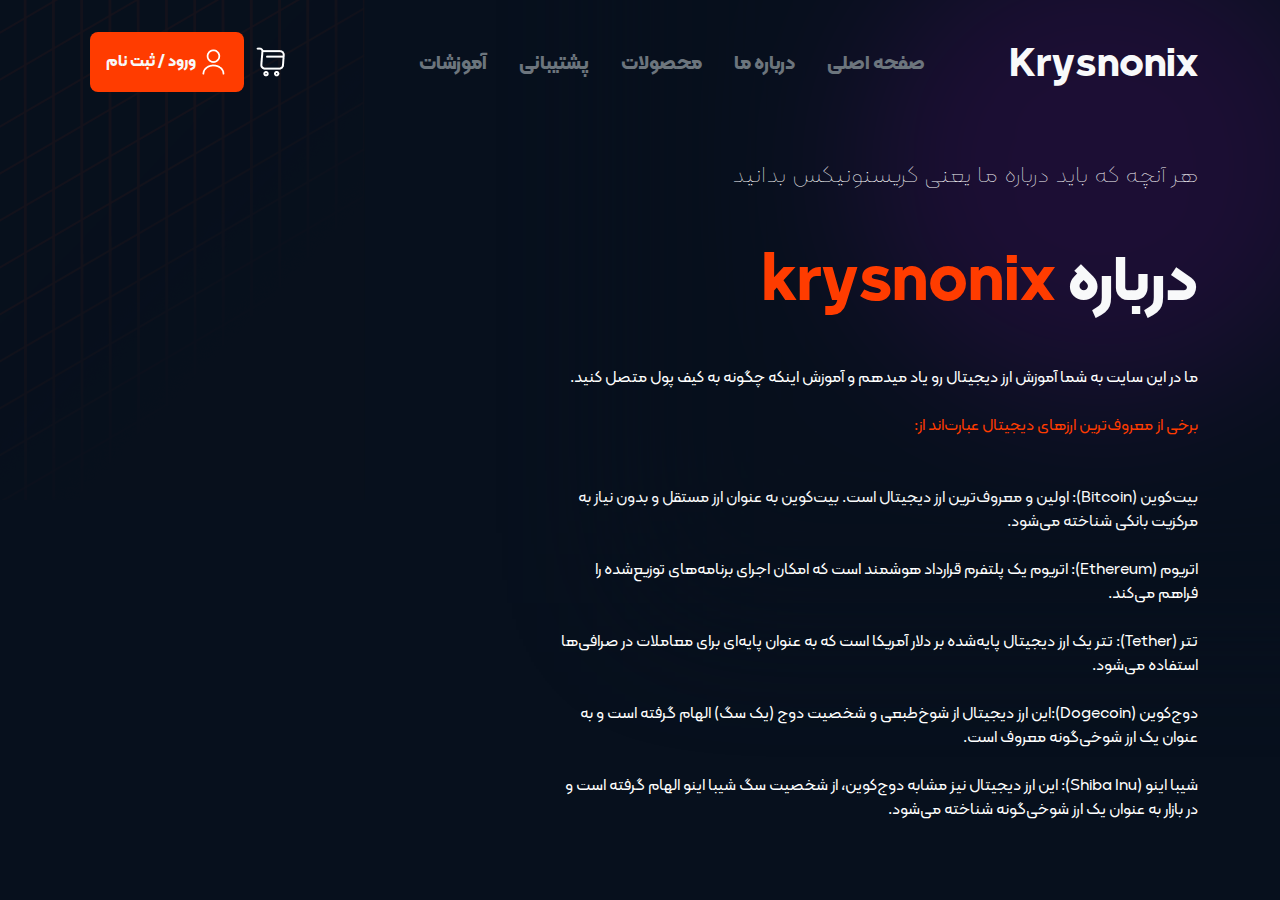
<file: a.html>
<!DOCTYPE html>
<html lang="en" dir="rtl" class="overflow-x-hidden">

<head>
    <meta charset="UTF-8">
    <meta name="viewport" content="width=device-width, initial-scale=1.0">
    <title>کریسنونیکس | ارز دیجیتال</title>
    <link rel="stylesheet" href="css/bootstrap.rtl.min.css">
    <link rel="stylesheet" href="css/style.css">
</head>

<body class="overflow-x-hidden">

    <header>
        <nav class="navbar navbar-expand-lg mt-3">
            <div class="container-fluid container-xl">

                <button class="navbar-toggler" data-bs-toggle="collapse" data-bs-target="#navbarNav">
                    <img src="img/navbar-toggler-icon.png" alt="">
                </button>
                <a href="index.html" class="navbar-brand text-light fs-1 fw-bold">
                    Krysnonix
                </a>
                <div class="d-lg-none">
                    <a href="#" class="me-3">
                        <img src="img/search.png" alt="">
                    </a>
                    <a href="index.html">
                        <img src="img/user.png" alt="">
                    </a>
                </div>
                <div class="collapse navbar-collapse justify-content-lg-between bg_dark_md rounded p-2" id="navbarNav">


                    <ul class="navbar-nav w_70 justify-content-center gap-3">
                        <li class="nav-item">
                            <a href="index.html" class="nav-link text-secondary fs-5 fw-bold">صفحه اصلی</a>
                        </li>
                        <li class="nav-item">
                            <a href="a.html" class="nav-link text-secondary  fs-5 fw-bold">درباره ما</a>
                        </li>
                        <li class="nav-item">
                            <a href="b.html" class="nav-link text-secondary  fs-5 fw-bold">محصولات</a>
                        </li>
                        <li class="nav-item">
                            <a href="help.html" class="nav-link text-secondary  fs-5 fw-bold">پشتیبانی</a>
                        </li>
                        <li class="nav-item">
                            <a href="teach.html" class="nav-link text-secondary  fs-5 fw-bold">آموزشات</a>
                        </li>
                    </ul>
                    <div>
                        <a href="shop.html" class="me-2">
                            <img src="img/shoppingcart.png" alt="">
                        </a>
                        <a href="open.html" class="bg_FF3C00 text-light fw-bold p-3 rounded-3 d-none d-lg-inline-block">
                            <img src="img/user.png" alt="">
                            ورود / ثبت نام
                        </a>
                    </div>

                </div>
            </div>
        </nav>

        <div class="container-fluid container-xl mt-5">
            <div class="row">
                <div class="col-lg-7 col-12">
                    <div>
                        <p class="text-light fw-light fs-4 text-center text-lg-start">
                            هر آنچه که باید درباره ما یعنی  کریسنونیکس بدانید
                        </p>
                        <h1 class="fw-bold title_main_header text-center text-lg-start my-5">
                            <span class="text-light">
                                درباره
                            </span>
                            <span class="text_FF3C00">
                                krysnonix
                            </span>
                        </h1>
                    </div>
             <div>
                <span class="text-white">
                    ما در این سایت به شما آموزش ارز دیجیتال رو یاد میدهم و آموزش اینکه چگونه به کیف پول متصل کنید.
                    </span>
                    <br>      
                
                </br>
                    <span class="text_FF3C00">
                        برخی از معروف‌ترین ارزهای دیجیتال عبارت‌اند از: 
                    </span>
                    <br><br> <br>
                <span class="text-light">
                    بیت‌کوین (Bitcoin): اولین و معروف‌ترین ارز دیجیتال است. بیت‌کوین به عنوان ارز مستقل و بدون نیاز به مرکزیت بانکی شناخته می‌شود.
                
                </span>
                <br>    </br>
                <span class="text-white">
                    اتریوم (Ethereum):  اتریوم یک پلتفرم قرارداد هوشمند است که امکان اجرای برنامه‌های توزیع‌شده را فراهم می‌کند.
                </span>
                <br>  </br>
                <span class="text-white">
                    تتر (Tether):  تتر یک ارز دیجیتال پایه‌شده بر دلار آمریکا است که به عنوان پایه‌ای برای معاملات در صرافی‌ها استفاده می‌شود.
                </span>
                <br>  </br>
                <span class="text-white">
                    دوج‌کوین (Dogecoin):این ارز دیجیتال از شوخ‌طبعی و شخصیت دوج (یک سگ) الهام گرفته است و به عنوان یک ارز شوخی‌گونه معروف است.
            
                 </span>
                 <br>  </br>
                 <span class="text-white">
                    شیبا اینو (Shiba Inu):  این ارز دیجیتال نیز مشابه دوج‌کوین، از شخصیت سگ شیبا اینو الهام گرفته است و در بازار به عنوان یک ارز شوخی‌گونه شناخته می‌شود.
               
                </span>
            <br></br>
            
            
            </div>
        </html>
</file>
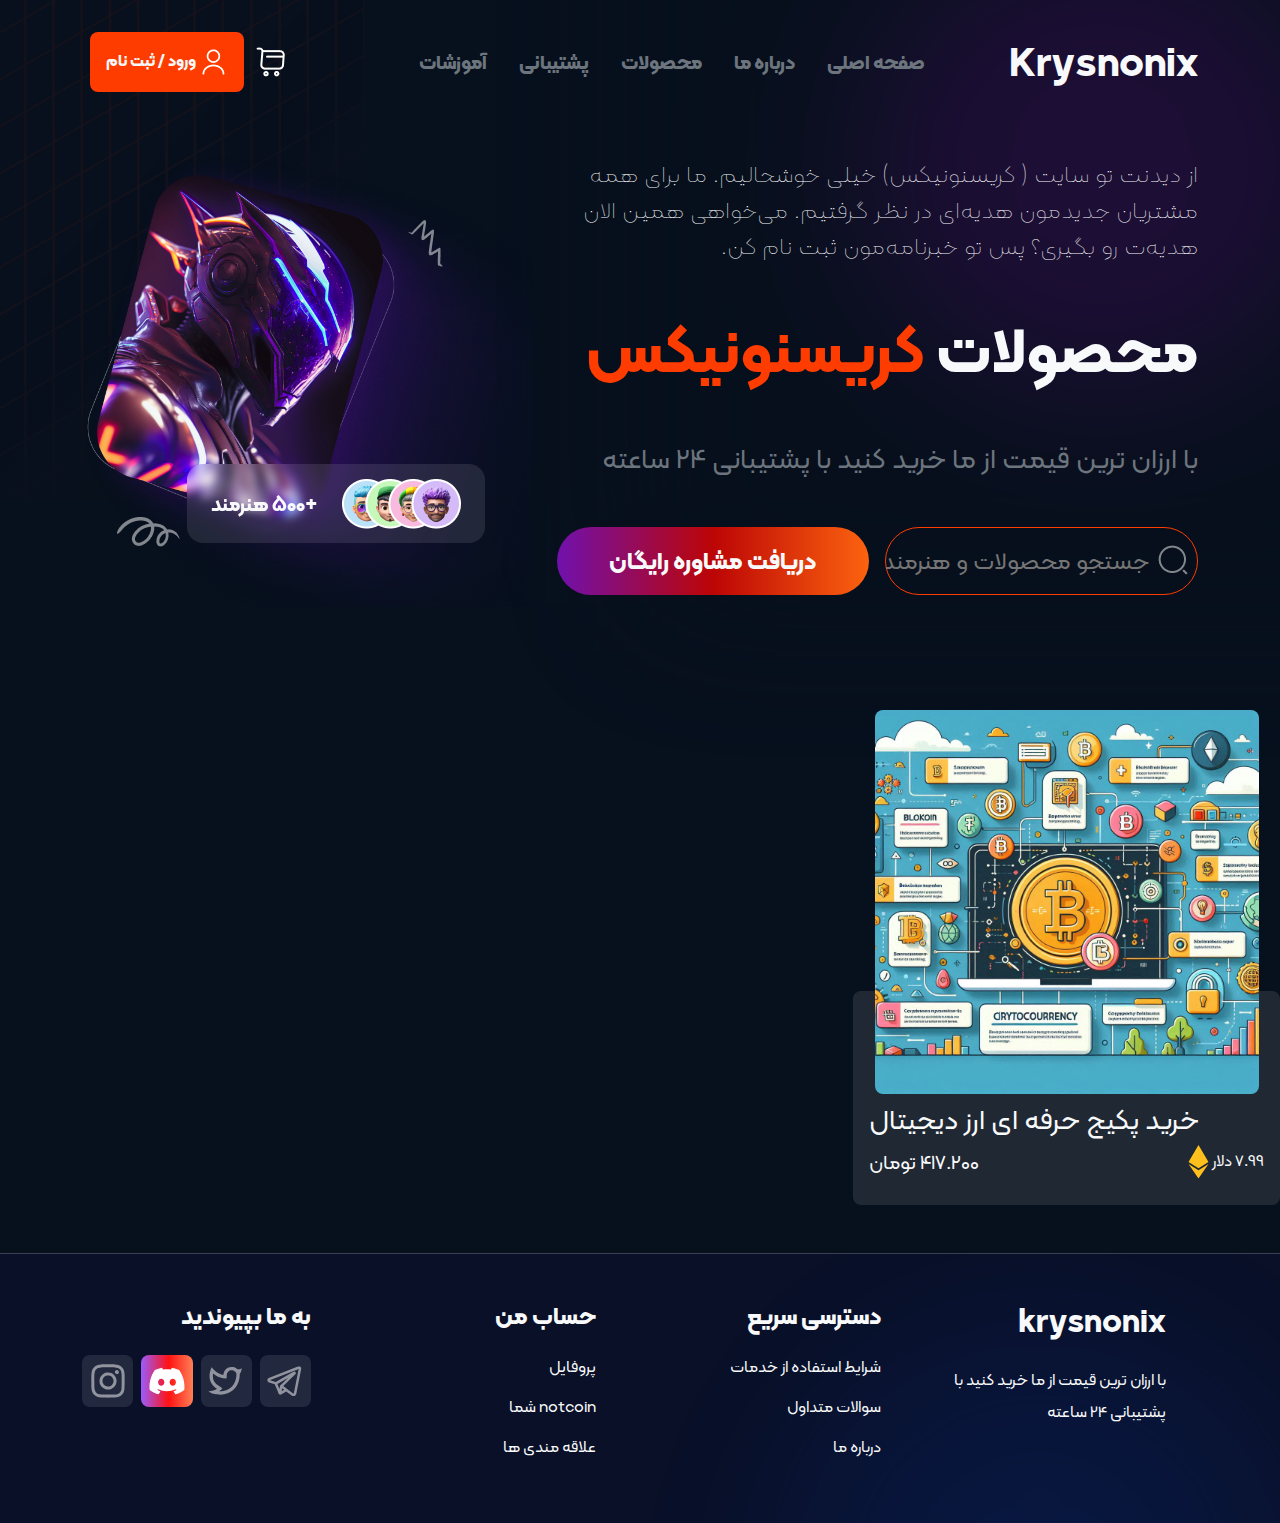
<file: b.html>
<!DOCTYPE html>
<html lang="en" dir="rtl" class="overflow-x-hidden">

<head>
    <meta charset="UTF-8">
    <meta name="viewport" content="width=device-width, initial-scale=1.0">
    <title>کریسنونیکس | ارز دیجیتال</title>
    <link rel="stylesheet" href="css/bootstrap.rtl.min.css">
    <link rel="stylesheet" href="css/style.css">
</head>

<body class="overflow-x-hidden">

    <header>
        <nav class="navbar navbar-expand-lg mt-3">
            <div class="container-fluid container-xl">

                <button class="navbar-toggler" data-bs-toggle="collapse" data-bs-target="#navbarNav">
                    <img src="img/navbar-toggler-icon.png" alt="">
                </button>
                <a href="index.html" class="navbar-brand text-light fs-1 fw-bold">
                    Krysnonix
                </a>
                <div class="d-lg-none">
                    <a href="#" class="me-3">
                        <img src="img/search.png" alt="">
                    </a>
                    <a href="index.html">
                        <img src="img/user.png" alt="">
                    </a>
                </div>
                <div class="collapse navbar-collapse justify-content-lg-between bg_dark_md rounded p-2" id="navbarNav">


                    <ul class="navbar-nav w_70 justify-content-center gap-3">
                        <li class="nav-item">
                            <a href="index.html" class="nav-link text-secondary fs-5 fw-bold">صفحه اصلی</a>
                        </li>
                        <li class="nav-item">
                            <a href="a.html" class="nav-link text-secondary  fs-5 fw-bold">درباره ما</a>
                        </li>
                        <li class="nav-item">
                            <a href="b.html" class="nav-link text-secondary  fs-5 fw-bold">محصولات</a>
                        </li>
                        <li class="nav-item">
                            <a href="help.html" class="nav-link text-secondary  fs-5 fw-bold">پشتیبانی</a>
                        </li>
                        <li class="nav-item">
                            <a href="teach.html" class="nav-link text-secondary  fs-5 fw-bold">آموزشات</a>
                        </li>
                    </ul>
                    <div>
                        <a href="shop.html" class="me-2">
                            <img src="img/shoppingcart.png" alt="">
                        </a>
                        <a href="open.html" class="bg_FF3C00 text-light fw-bold p-3 rounded-3 d-none d-lg-inline-block">
                            <img src="img/user.png" alt="">
                            ورود / ثبت نام
                        </a>
                    </div>

                </div>
            </div>
        </nav>

        <div class="container-fluid container-xl mt-5">
            <div class="row">
                <div class="col-lg-7 col-12">
                    <div>
                        <p class="text-light fw-light fs-4 text-center text-lg-start">
                            از دیدنت تو سایت ( کریسنونیکس) خیلی خوشحالیم. ما برای همه مشتریان جدیدمون هدیه‌ای در نظر گرفتیم. می‌خواهی همین الان هدیه‌ت رو بگیری؟ پس تو خبرنامه‌مون ثبت نام کن.
                        </p>
                        <h1 class="fw-bold title_main_header text-center text-lg-start my-5">
                            <span class="text-light">
                              محصولات
                            </span>
                            <span class="text_FF3C00">
                                کریسنونیکس
                            </span>
                        </h1>
                        <div class="main_img_header position-relative d-lg-none">

                            <img src="img/header_img.png" class="w-100" alt="">
                            <div
                                class="count_user_site py-1 position-absolute rounded-4 d-flex align-items-center justify-content-between px-4">
                                <img src="img/Group 117.png" alt="">
                                <div class="text-light fw-bold ">
                                    <span class="fs-5">+500</span>
                                    <span class="fs-5">هنرمند</span>
                                </div>
                            </div>
                        </div>
                        <p class="text-secondary fw-medium fs-3 text-center text-lg-start">
                            با ارزان ترین قیمت از ما خرید کنید با پشتیبانی 24 ساعته
                        </p>
                    </div>
                    <div class="d-flex gap-3 mt-5 justify-content-center">
                        <form action=""
                            class="border_FF3C00 border d-none d-lg-block rounded-pill position-relative w-50 search_form_header ps-5">
                            <button class="border-0 bg-transparent me-2 position-absolute">
                                <img src="img/searchnormal1.png" alt="">
                            </button>
                            <input type="text" class="bg-transparent w-100 h-100 border-0 fs-4 fw-medium"
                                placeholder="جستجو محصولات و هنرمندان">
                        </form>
                        <a href="#"
                            class="w-50 py-3 d-none d-lg-block bg_gradient_main_site text-light fw-bold fs-4 text-center rounded-pill d-flex align-items-center justify-content-center">
                            دریافت مشاوره رایگان
                        </a>  
                    </div>
                </div>
                <div class="col-lg-5 col-12 d-none d-lg-block">
                    <div class="main_img_header position-relative">

                        <img src="img/header_img.png" class="w-100" alt="">
                        <div
                            class="count_user_site py-1 position-absolute rounded-4 d-flex align-items-center justify-content-between px-4">
                            <img src="img/Group 117.png" alt="">
                            <div class="text-light fw-bold ">
                                <span class="fs-5">+500</span>
                                <span class="fs-5">هنرمند</span>
                            </div>
                        </div>
                    </div>
                </div>
            </div>
        </div>
    </header>
    <main>
                    <div class="col-12 col-sm-6 col-md-4">
                        <div class="box_trends">
                            <div class="img_box_trend text-center">
                                <!------------------------سبد خرید-------------------->
                            <a href="shop.html"><img src="img/_34833f15-0cf8-48f4-85d9-2d97a297f566.jfif" class=" rounded-3" alt=""></a>
                            </div>
                            <!---------------------------------سبد خرید--------------------->
                            <div class="caption_box_trends rounded-3 px-3">
                                <h5 class="text-light fw-medium text-end fs-3">خرید پکیج حرفه ای ارز دیجیتال  </h5>
                                <div class="text-light d-flex justify-content-between align-items-center">
                                    <div>
                                        <span>7.99 دلار</span>
                                        <svg xmlns="http://www.w3.org/2000/svg" width="21" height="34" viewBox="0 0 21 34" fill="none">
                                            <g clip-path="url(#clip0_150_155)">
                                              <path d="M20.4683 17.115L10.4999 23.205L0.524902 17.115L10.4999 0L20.4683 17.115ZM10.4999 25.1606L0.524902 19.0706L10.4999 33.6L20.4749 19.0706L10.4999 25.1606Z" fill="#FFBF1C"></path>
                                            </g>
                                            <defs>
                                              <clipPath id="clip0_150_155">
                                                <rect width="21" height="33.6" fill="white"></rect>
                                              </clipPath>
                                            </defs>
                                          </svg>
                                        
                                    </div>
                                    <div>
                                        <span class="fs-5 ">417.200 تومان</span>
                                    </div>
                                </div>
                            </div>
                        </div>
                    </div>
                            </main>
                            <footer class="mt-5 p-2 p-lg-5 overflow-hidden">
                                <div class="container-fluid container-xl position-relative">
                                    <div class="row z-3 position-relative">
                                        <div class="col-12 col-lg-3">
                                            <ul>
                                                <li>
                                                    <h4 class="text-light text-center text-lg-start fw-bold fs-2 mb-4">krysnonix</h4>
                                                </li>
                                                <li>
                                                    <p class="text-light fw-medium lh-lg">
                                                        با ارزان ترین قیمت از ما خرید کنید با پشتیبانی 24 ساعته
                        
                                                    </p>
                                                </li>
                                            </ul>
                                        </div>
                                        <div class="col-6 col-lg-3 order-5 order-lg-0">
                                            <ul>
                                                <li>
                                                    <h4 class="text-light fw-bold fs-4 mb-4">دسترسی سریع</h4>
                                                </li>
                                                <li>
                                                    <a href="" class="text-light fw-medium mb-3 d-block ">
                                                        شرایط استفاده از خدمات
                                                    </a>
                                                </li>
                                                <li>
                                                    <a href="" class="text-light fw-medium mb-3 d-block">
                                                        سوالات متداول
                                                    </a>
                                                </li>
                                                <li>
                                                    <a href="" class="text-light fw-medium mb-3 d-block">
                                                        درباره ما
                                                    </a>
                                                </li>
                                            </ul>
                                        </div>
                                        <div class="col-6 col-lg-3 order-5 order-lg-0">
                                            <ul>
                                                <li>
                                                    <h4 class="text-light fw-bold fs-4 mb-4">حساب من</h4>
                                                </li>
                                                <li>
                                                    <a href="" class="text-light fw-medium mb-3 d-block">
                                                        پروفایل
                                                    </a>
                                                </li>
                                                <li>
                                                    <a href="" class="text-light fw-medium mb-3 d-block">
                                                          notcoin شما
                                                    </a>
                                                </li>
                                                <li>
                                                    <a href="" class="text-light fw-medium mb-3 d-block">
                                                        علاقه مندی ها
                                                    </a>
                                                </li>
                                            </ul>
                                        </div>
                                        <div class="col-12 col-lg-3 order-1 order-lg-0">
                                            <ul class="my-5 my-lg-0">
                                                <li>
                                                    <h4 class="text-light text-center text-lg-start  fw-bold fs-4 mb-4">
                                                        به ما بپیوندید
                                                    </h4>
                                                </li>
                                                <li class="d-flex gap-2 justify-content-center justify-content-lg-start">
                                                    <a href="" class="text-light fw-light  icon_footer_link rounded-3 d-flex align-items-center justify-content-center">
                                                        <svg xmlns="http://www.w3.org/2000/svg" width="40" height="40" viewBox="0 0 40 40" fill="none">
                                                            <path fill-rule="evenodd" clip-rule="evenodd" d="M9.64654 23.3668C9.71815 23.3907 9.79179 23.408 9.86654 23.4185C10.3381 24.5296 10.807 25.6418 11.2732 26.7551C12.1115 28.7585 12.9565 30.8218 13.1415 31.4151C13.3732 32.1451 13.6165 32.6418 13.8832 32.9818C14.0215 33.1551 14.1799 33.3085 14.3665 33.4251C14.4638 33.486 14.5678 33.5352 14.6765 33.5718C15.2099 33.7718 15.6965 33.6885 16.0015 33.5868C16.1805 33.5257 16.3508 33.4417 16.5082 33.3368L16.5165 33.3335L21.2265 30.3968L26.6682 34.5668C26.7482 34.6285 26.8349 34.6801 26.9282 34.7218C27.5815 35.0051 28.2149 35.1051 28.8115 35.0251C29.4049 34.9418 29.8765 34.6935 30.2282 34.4118C30.632 34.0863 30.9539 33.6708 31.1682 33.1985L31.1832 33.1618L31.1882 33.1485L31.1915 33.1418V33.1385L31.1932 33.1368C31.2222 33.0651 31.2445 32.9909 31.2599 32.9151L36.2265 7.87347C36.2422 7.79332 36.25 7.71182 36.2499 7.63014C36.2499 6.89681 35.9732 6.19847 35.3249 5.77681C34.7682 5.41514 34.1499 5.39847 33.7582 5.42847C33.3382 5.46181 32.9482 5.56514 32.6865 5.64847C32.5401 5.6949 32.3955 5.74716 32.2532 5.80514L32.2349 5.81347L4.37821 16.7401L4.37487 16.7418C4.28062 16.7765 4.18777 16.8148 4.09654 16.8568C3.87564 16.9561 3.66374 17.0743 3.46321 17.2101C3.08487 17.4685 2.21321 18.1785 2.36154 19.3518C2.47821 20.2851 3.11821 20.8601 3.50987 21.1368C3.72321 21.2885 3.92654 21.3968 4.07654 21.4685C4.14321 21.5018 4.28654 21.5585 4.34821 21.5851L4.36487 21.5901L9.64654 23.3668ZM33.2099 8.11347H33.2065C33.1922 8.11984 33.1778 8.12596 33.1632 8.13181L5.27321 19.0735C5.25886 19.0793 5.24441 19.0848 5.22987 19.0901L5.21321 19.0951C5.16226 19.1152 5.11221 19.1374 5.06321 19.1618C5.1096 19.1884 5.15745 19.2123 5.20654 19.2335L10.4432 20.9968C10.5368 21.0283 10.6263 21.0709 10.7099 21.1235L28.0049 10.9985L28.0215 10.9901C28.0887 10.9493 28.1577 10.9115 28.2282 10.8768C28.3482 10.8151 28.5399 10.7251 28.7565 10.6585C28.9065 10.6118 29.3515 10.4801 29.8315 10.6351C30.0861 10.7154 30.313 10.8656 30.4863 11.0687C30.6596 11.2717 30.7723 11.5194 30.8115 11.7835C30.8736 12.0147 30.8753 12.258 30.8165 12.4901C30.6999 12.9485 30.3799 13.3051 30.0865 13.5785C29.8365 13.8118 26.5949 16.9385 23.3965 20.0251L19.0415 24.2251L18.2665 24.9751L28.0532 32.4785C28.1853 32.5339 28.3288 32.5568 28.4715 32.5451C28.5435 32.5354 28.6111 32.5053 28.6665 32.4585C28.7341 32.4014 28.7921 32.3339 28.8382 32.2585L28.8415 32.2568L33.6582 7.96847C33.5065 8.00497 33.3577 8.05288 33.2132 8.11181L33.2099 8.11347ZM19.1082 28.7701L17.1549 27.2735L16.6815 30.2818L19.1082 28.7701ZM15.3632 24.3035L17.3049 22.4285L21.6599 18.2251L23.2815 16.6618L12.4149 23.0235L12.4732 23.1601C13.1585 24.7792 13.8363 26.4014 14.5065 28.0268L14.9782 25.0268C15.0209 24.7486 15.1566 24.4947 15.3632 24.3035Z" fill="white" fill-opacity="0.5"/>
                                                          </svg>
                                                    </a>
                                                    <a href="" class="text-light fw-light   icon_footer_link rounded-3 d-flex align-items-center justify-content-center">
                                                        <svg xmlns="http://www.w3.org/2000/svg" width="40" height="40" viewBox="0 0 40 40" fill="none">
                                                            <path d="M25.5835 9.25003C24.3171 9.24981 23.1011 9.74666 22.1972 10.6337C21.2934 11.5208 20.7737 12.7271 20.7502 13.9934L20.7035 16.6184C20.701 16.7594 20.6687 16.8984 20.6086 17.0261C20.5486 17.1538 20.4622 17.2673 20.3552 17.3593C20.2481 17.4512 20.1228 17.5194 19.9875 17.5595C19.8522 17.5996 19.71 17.6105 19.5702 17.5917L16.9668 17.2367C13.5452 16.77 10.2652 15.195 7.11682 12.5734C6.12182 18.09 8.06682 21.9117 12.7552 24.86L15.6668 26.69C15.8049 26.7769 15.9197 26.8962 16.0011 27.0376C16.0825 27.179 16.128 27.3382 16.1338 27.5012C16.1395 27.6643 16.1053 27.8263 16.0341 27.9731C15.9629 28.1199 15.8568 28.247 15.7252 28.3434L13.0718 30.2834C14.6502 30.3834 16.1485 30.3134 17.3918 30.0667C25.2552 28.4967 30.4835 22.58 30.4835 12.82C30.4835 12.0234 28.7952 9.25003 25.5835 9.25003ZM17.4168 13.9334C17.4459 12.3268 17.9483 10.7645 18.8611 9.44206C19.7739 8.11965 21.0565 7.09589 22.5483 6.49897C24.0402 5.90205 25.675 5.75849 27.2481 6.08627C28.8211 6.41405 30.2625 7.1986 31.3918 8.34169C32.5768 8.33336 33.5852 8.63336 35.8385 7.26503C35.2818 9.99836 35.0052 11.1867 33.8168 12.8184C33.8168 25.5534 25.9885 31.7484 18.0435 33.3334C12.5985 34.42 4.67682 32.635 2.41016 30.2634C3.56516 30.175 8.26516 29.67 10.9818 27.68C8.68182 26.1634 -0.464844 20.78 5.54682 6.31003C8.36849 9.60503 11.2302 11.8467 14.1302 13.0384C16.0585 13.83 16.5335 13.8134 17.4185 13.935L17.4168 13.9334Z" fill="white" fill-opacity="0.5"/>
                                                          </svg>
                                                    </a>
                                                    <a href="" class="text-light fw-light icon_footer_instagram icon_footer_link rounded-3 d-flex align-items-center justify-content-center">
                                                        <svg xmlns="http://www.w3.org/2000/svg" width="40" height="40" viewBox="0 0 40 40" fill="none">
                                                            <path d="M32.1165 8.88325C29.8999 7.84991 27.4999 7.09991 24.9999 6.66658C24.978 6.66588 24.9561 6.66999 24.936 6.67863C24.9158 6.68727 24.8978 6.70022 24.8832 6.71658C24.5832 7.26658 24.2332 7.98325 23.9999 8.53325C21.3482 8.13325 18.6515 8.13325 15.9999 8.53325C15.7665 7.96658 15.4165 7.26658 15.0999 6.71658C15.0832 6.68325 15.0332 6.66658 14.9832 6.66658C12.4832 7.09991 10.0999 7.84991 7.86654 8.88325C7.84987 8.88325 7.8332 8.89991 7.81654 8.91658C3.2832 15.6999 2.0332 22.2999 2.64987 28.8332C2.64987 28.8666 2.66654 28.8999 2.69987 28.9166C5.69987 31.1166 8.5832 32.4499 11.4332 33.3332C11.4832 33.3499 11.5332 33.3332 11.5499 33.2999C12.2165 32.3832 12.8165 31.4166 13.3332 30.3999C13.3665 30.3332 13.3332 30.2666 13.2665 30.2499C12.3165 29.8832 11.4165 29.4499 10.5332 28.9499C10.4665 28.9166 10.4665 28.8166 10.5165 28.7666C10.6999 28.6332 10.8832 28.4832 11.0665 28.3499C11.0999 28.3166 11.1499 28.3166 11.1832 28.3332C16.9165 30.9499 23.0999 30.9499 28.7665 28.3332C28.7999 28.3166 28.8499 28.3166 28.8832 28.3499C29.0665 28.4999 29.2499 28.6332 29.4332 28.7832C29.4999 28.8332 29.4999 28.9332 29.4165 28.9666C28.5499 29.4832 27.6332 29.8999 26.6832 30.2666C26.6165 30.2832 26.5999 30.3666 26.6165 30.4166C27.1499 31.4332 27.7499 32.3999 28.3999 33.3166C28.4499 33.3332 28.4999 33.3499 28.5499 33.3332C31.4165 32.4499 34.2999 31.1166 37.2999 28.9166C37.3332 28.8999 37.3499 28.8666 37.3499 28.8332C38.0832 21.2832 36.1332 14.7332 32.1832 8.91658C32.1665 8.89991 32.1499 8.88325 32.1165 8.88325ZM14.1999 24.8499C12.4832 24.8499 11.0499 23.2666 11.0499 21.3166C11.0499 19.3666 12.4499 17.7832 14.1999 17.7832C15.9665 17.7832 17.3665 19.3832 17.3499 21.3166C17.3499 23.2666 15.9499 24.8499 14.1999 24.8499ZM25.8165 24.8499C24.0999 24.8499 22.6665 23.2666 22.6665 21.3166C22.6665 19.3666 24.0665 17.7832 25.8165 17.7832C27.5832 17.7832 28.9832 19.3832 28.9665 21.3166C28.9665 23.2666 27.5832 24.8499 25.8165 24.8499Z" fill="white"/>
                                                          </svg>
                                                    </a>
                                                    <a href="" class="text-light fw-light icon_footer_link rounded-3 d-flex align-items-center justify-content-center">
                                                        <svg xmlns="http://www.w3.org/2000/svg" width="40" height="40" viewBox="0 0 40 40" fill="none">
                                                            <path d="M28.9002 9.10016C28.5046 9.10016 28.1179 9.21746 27.789 9.43722C27.4601 9.65699 27.2038 9.96934 27.0524 10.3348C26.901 10.7002 26.8614 11.1024 26.9386 11.4903C27.0158 11.8783 27.2062 12.2347 27.4859 12.5144C27.7657 12.7941 28.122 12.9846 28.51 13.0617C28.8979 13.1389 29.3001 13.0993 29.6655 12.9479C30.031 12.7965 30.3433 12.5402 30.5631 12.2113C30.7829 11.8824 30.9002 11.4957 30.9002 11.1002C30.9002 10.5697 30.6894 10.061 30.3144 9.68595C29.9393 9.31088 29.4306 9.10016 28.9002 9.10016ZM36.5668 13.1335C36.5344 11.7507 36.2754 10.3825 35.8002 9.0835C35.3764 7.97205 34.7168 6.96563 33.8668 6.1335C33.0415 5.27921 32.0328 4.62379 30.9168 4.21683C29.6213 3.7271 28.2516 3.46218 26.8668 3.4335C25.1002 3.3335 24.5335 3.3335 20.0002 3.3335C15.4668 3.3335 14.9002 3.3335 13.1335 3.4335C11.7487 3.46218 10.3791 3.7271 9.0835 4.21683C7.96962 4.62791 6.96172 5.28276 6.1335 6.1335C5.27921 6.95879 4.62379 7.96756 4.21683 9.0835C3.7271 10.3791 3.46218 11.7487 3.4335 13.1335C3.3335 14.9002 3.3335 15.4668 3.3335 20.0002C3.3335 24.5335 3.3335 25.1002 3.4335 26.8668C3.46218 28.2516 3.7271 29.6213 4.21683 30.9168C4.62379 32.0328 5.27921 33.0415 6.1335 33.8668C6.96172 34.7176 7.96962 35.3724 9.0835 35.7835C10.3791 36.2732 11.7487 36.5381 13.1335 36.5668C14.9002 36.6668 15.4668 36.6668 20.0002 36.6668C24.5335 36.6668 25.1002 36.6668 26.8668 36.5668C28.2516 36.5381 29.6213 36.2732 30.9168 35.7835C32.0328 35.3765 33.0415 34.7211 33.8668 33.8668C34.7206 33.0378 35.3807 32.0305 35.8002 30.9168C36.2754 29.6178 36.5344 28.2497 36.5668 26.8668C36.5668 25.1002 36.6668 24.5335 36.6668 20.0002C36.6668 15.4668 36.6668 14.9002 36.5668 13.1335ZM33.5668 26.6668C33.5547 27.7248 33.3631 28.773 33.0002 29.7668C32.7341 30.4922 32.3066 31.1475 31.7502 31.6835C31.2096 32.2343 30.5555 32.6609 29.8335 32.9335C28.8397 33.2964 27.7914 33.488 26.7335 33.5002C25.0668 33.5835 24.4502 33.6002 20.0668 33.6002C15.6835 33.6002 15.0668 33.6002 13.4002 33.5002C12.3016 33.5207 11.2078 33.3516 10.1668 33.0002C9.47647 32.7136 8.85242 32.2881 8.3335 31.7502C7.78031 31.2147 7.35823 30.5588 7.10016 29.8335C6.69326 28.8254 6.46757 27.7534 6.4335 26.6668C6.4335 25.0002 6.3335 24.3835 6.3335 20.0002C6.3335 15.6168 6.3335 15.0002 6.4335 13.3335C6.44097 12.2519 6.63841 11.1801 7.01683 10.1668C7.31024 9.46335 7.7606 8.83626 8.3335 8.3335C8.83985 7.76044 9.46564 7.30532 10.1668 7.00016C11.1827 6.63357 12.2535 6.44196 13.3335 6.4335C15.0002 6.4335 15.6168 6.3335 20.0002 6.3335C24.3835 6.3335 25.0002 6.3335 26.6668 6.4335C27.7248 6.44563 28.773 6.63724 29.7668 7.00016C30.5242 7.28125 31.204 7.73824 31.7502 8.3335C32.2963 8.84546 32.7231 9.47138 33.0002 10.1668C33.3706 11.1817 33.5623 12.2531 33.5668 13.3335C33.6502 15.0002 33.6668 15.6168 33.6668 20.0002C33.6668 24.3835 33.6502 25.0002 33.5668 26.6668ZM20.0002 11.4502C18.3098 11.4535 16.6584 11.9577 15.2546 12.8992C13.8507 13.8407 12.7575 15.1772 12.1129 16.7398C11.4683 18.3023 11.3014 20.0209 11.6332 21.6784C11.9649 23.3358 12.7806 24.8577 13.977 26.0518C15.1734 27.2459 16.6968 28.0585 18.3549 28.3871C20.013 28.7156 21.7313 28.5453 23.2926 27.8977C24.8539 27.2501 26.1883 26.1542 27.127 24.7486C28.0658 23.3429 28.5668 21.6905 28.5668 20.0002C28.569 18.8753 28.3488 17.7612 27.9189 16.7218C27.489 15.6823 26.8578 14.7382 26.0616 13.9436C25.2655 13.149 24.3201 12.5196 23.2798 12.0917C22.2396 11.6638 21.125 11.4458 20.0002 11.4502ZM20.0002 25.5502C18.9025 25.5502 17.8294 25.2247 16.9167 24.6148C16.0041 24.005 15.2927 23.1382 14.8726 22.1241C14.4526 21.1099 14.3427 19.994 14.5568 18.9174C14.771 17.8408 15.2995 16.8519 16.0757 16.0757C16.8519 15.2995 17.8408 14.771 18.9174 14.5568C19.994 14.3427 21.1099 14.4526 22.1241 14.8726C23.1382 15.2927 24.005 16.0041 24.6148 16.9167C25.2247 17.8294 25.5502 18.9025 25.5502 20.0002C25.5502 20.729 25.4066 21.4507 25.1277 22.1241C24.8488 22.7974 24.44 23.4092 23.9246 23.9246C23.4092 24.44 22.7974 24.8488 22.1241 25.1277C21.4507 25.4066 20.729 25.5502 20.0002 25.5502Z" fill="white" fill-opacity="0.5"/>
                                                          </svg>
                                                    </a>
                                                </li>
                                               
                                            </ul>
                                        </div>
                                    </div>
                                    <div class="Ellipse_4 rounded-circle z-1 position-absolute"></div>
                                </div>
                            </footer>             
                    </html>
</file>
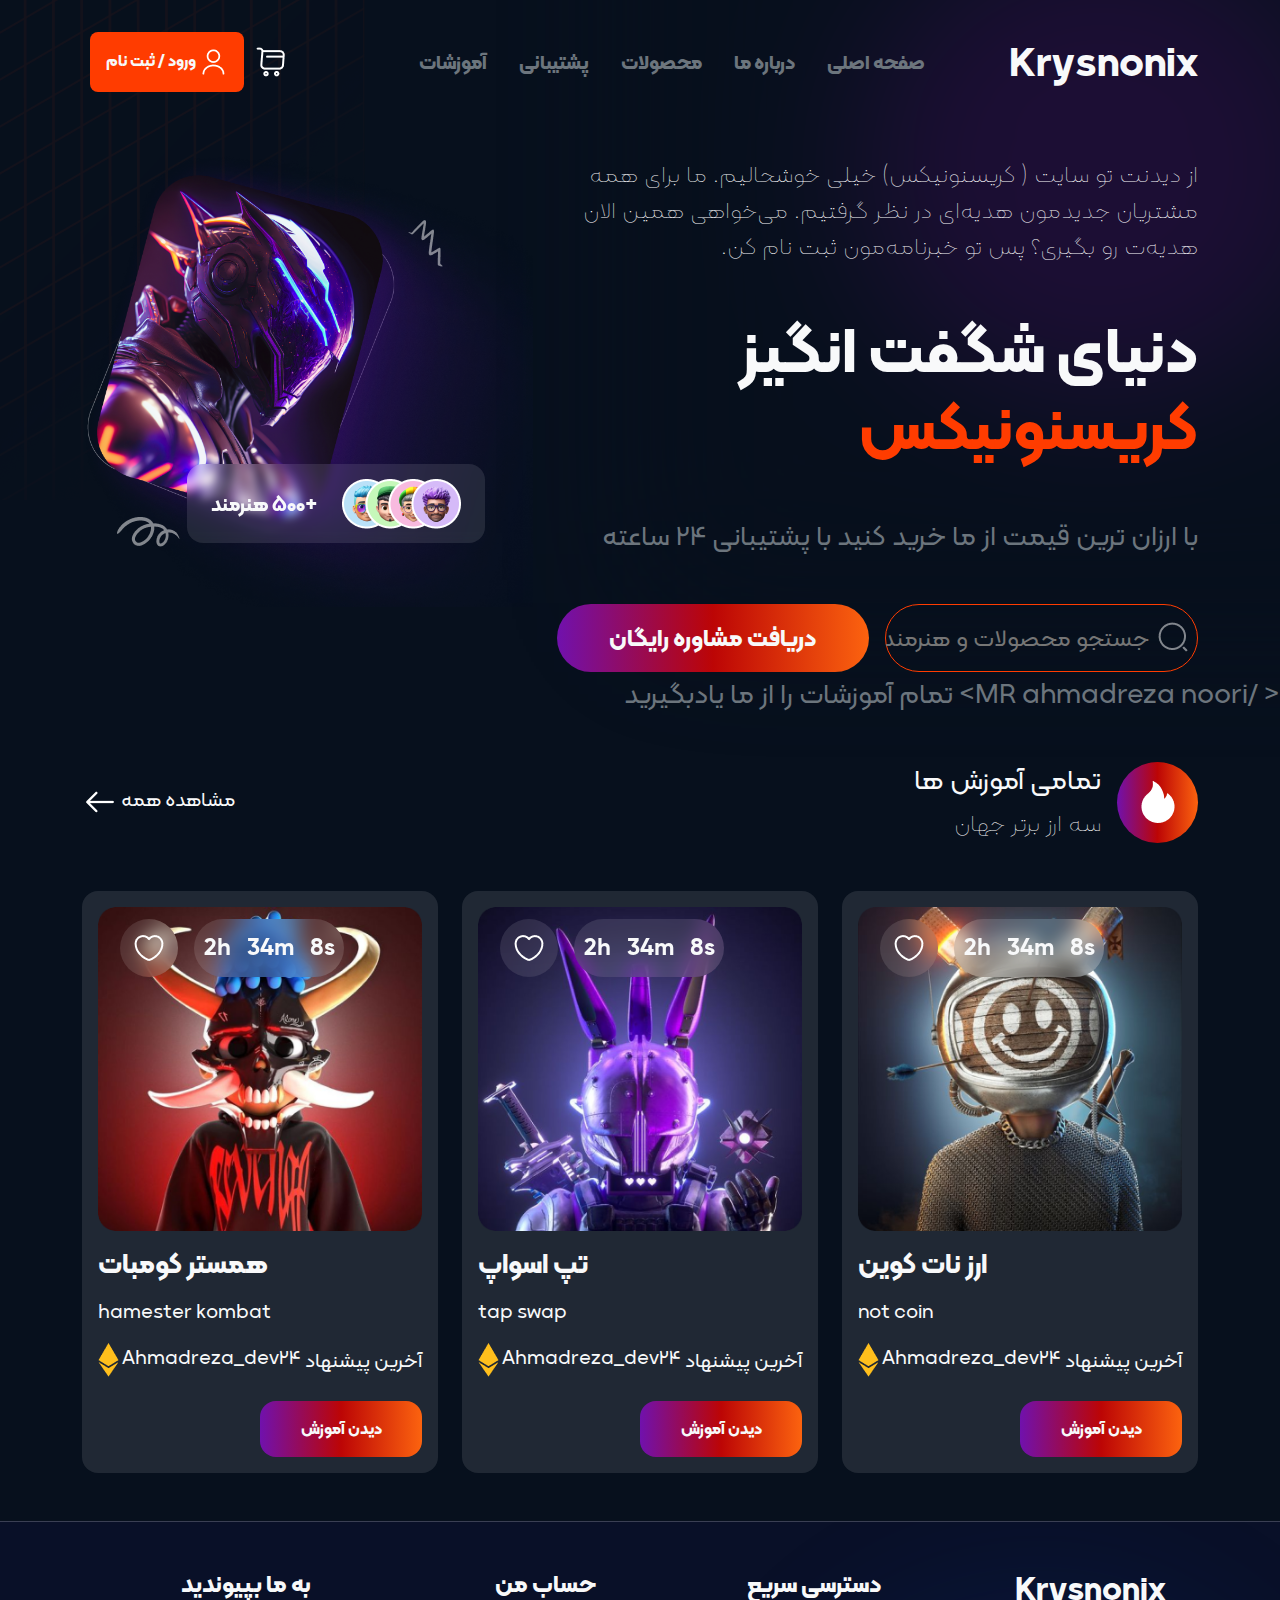
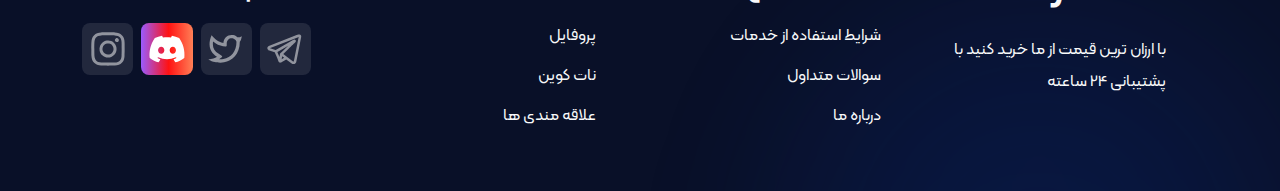
<file: teach.html>
<!DOCTYPE html>
<html lang="en" dir="rtl" class="overflow-x-hidden">

<head>
    <meta charset="UTF-8">
    <meta name="viewport" content="width=device-width, initial-scale=1.0">
    <title>کریسنونیکس | ارز دیجیتال</title>
    <link rel="stylesheet" href="css/bootstrap.rtl.min.css">
    <link rel="stylesheet" href="css/style.css">
</head>

<body class="overflow-x-hidden">

    <header>
        <nav class="navbar navbar-expand-lg mt-3">
            <div class="container-fluid container-xl">

                <button class="navbar-toggler" data-bs-toggle="collapse" data-bs-target="#navbarNav">
                    <img src="img/navbar-toggler-icon.png" alt="">
                </button>
                <a href="index.html" class="navbar-brand text-light fs-1 fw-bold">
                    Krysnonix
                </a>
                <div class="d-lg-none">
                    <a href="#" class="me-3">
                        <img src="img/search.png" alt="">
                    </a>
                    <a href="index.html">
                        <img src="img/user.png" alt="">
                    </a>
                </div>
                <div class="collapse navbar-collapse justify-content-lg-between bg_dark_md rounded p-2" id="navbarNav">


                    <ul class="navbar-nav w_70 justify-content-center gap-3">
                        <li class="nav-item">
                            <a href="index.html" class="nav-link text-secondary fs-5 fw-bold">صفحه اصلی</a>
                        </li>
                        <li class="nav-item">
                            <a href="a.html" class="nav-link text-secondary  fs-5 fw-bold">درباره ما</a>
                        </li>
                        <li class="nav-item">
                            <a href="b.html" class="nav-link text-secondary  fs-5 fw-bold">محصولات</a>
                        </li>
                        <li class="nav-item">
                            <a href="help.html" class="nav-link text-secondary  fs-5 fw-bold">پشتیبانی</a>
                        </li>
                        <li class="nav-item">
                            <a href="teach.html" class="nav-link text-secondary  fs-5 fw-bold">آموزشات</a>
                        </li>
                    </ul>
                    <div>
                        <a href="shop.html" class="me-2">
                            <img src="img/shoppingcart.png" alt="">
                        </a>
                        <a href="open.html" class="bg_FF3C00 text-light fw-bold p-3 rounded-3 d-none d-lg-inline-block">
                            <img src="img/user.png" alt="">
                            ورود / ثبت نام
                        </a>
                    </div>

                </div>
            </div>
        </nav>

        <div class="container-fluid container-xl mt-5">
            <div class="row">
                <div class="col-lg-7 col-12">
                    <div>
                        <p class="text-light fw-light fs-4 text-center text-lg-start">
                            از دیدنت تو سایت ( کریسنونیکس) خیلی خوشحالیم. ما برای همه مشتریان جدیدمون هدیه‌ای در نظر گرفتیم. می‌خواهی همین الان هدیه‌ت رو بگیری؟ پس تو خبرنامه‌مون ثبت نام کن.
                        </p>
                        <h1 class="fw-bold title_main_header text-center text-lg-start my-5">
                            <span class="text-light">
                                دنیای شگفت انگیز
                            </span>
                            <span class="text_FF3C00">
                                کریسنونیکس
                            </span>
                        </h1>
                        <div class="main_img_header position-relative d-lg-none">

                            <img src="img/header_img.png" class="w-100" alt="">
                            <div
                                class="count_user_site py-1 position-absolute rounded-4 d-flex align-items-center justify-content-between px-4">
                                <img src="img/Group 117.png" alt="">
                                <div class="text-light fw-bold ">
                                    <span class="fs-5">+500</span>
                                    <span class="fs-5">هنرمند</span>
                                </div>
                            </div>
                        </div>
                        <p class="text-secondary fw-medium fs-3 text-center text-lg-start">
                            با ارزان ترین قیمت از ما خرید کنید با پشتیبانی 24 ساعته
                        </p>
                    </div>
                    <div class="d-flex gap-3 mt-5 justify-content-center">
                        <form action=""
                            class="border_FF3C00 border d-none d-lg-block rounded-pill position-relative w-50 search_form_header ps-5">
                            <button class="border-0 bg-transparent me-2 position-absolute">
                                <img src="img/searchnormal1.png" alt="">
                            </button>
                            <input type="text" class="bg-transparent w-100 h-100 border-0 fs-4 fw-medium"
                                placeholder="جستجو محصولات و هنرمندان">
                        </form>
                        <a href="#"
                            class="w-50 py-3 d-none d-lg-block bg_gradient_main_site text-light fw-bold fs-4 text-center rounded-pill d-flex align-items-center justify-content-center">
                            دریافت مشاوره رایگان
                        </a>
                        <a href="#"
                            class="w-50 py-3  d-lg-none bg_gradient_main_site text-light fw-bold fs-5 text-center rounded-3 d-flex align-items-center justify-content-center">
                            دریافت مشاوره رایگان
                        </a>
                    </div>
                </div>
                <div class="col-lg-5 col-12 d-none d-lg-block">
                    <div class="main_img_header position-relative">

                        <img src="img/header_img.png" class="w-100" alt="">
                        <div
                            class="count_user_site py-1 position-absolute rounded-4 d-flex align-items-center justify-content-between px-4">
                            <img src="img/Group 117.png" alt="">
                            <div class="text-light fw-bold ">
                                <span class="fs-5">+500</span>
                                <span class="fs-5">هنرمند</span>
                            </div>
                        </div>
                    </div>
                </div>
            </div>
        </div>
    </header>
                        <p class="text-secondary fw-medium fs-3 text-center text-lg-start" style="left: 20px; top: 20px;">
                         < /MR ahmadreza noori>     تمام آموزشات را از ما یادبگیرید
                        </p>
                    </div>
              
                        </div>
                    </div>
                </div>
            </div>
        </div>
    </header>
<!-------------------->

<!--------main--------->
<main>
    <div class="container-fluid container-xl mt-5 ">
        <div class="header_container_title mb-5 d-flex justify-content-between align-items-center">

            <div class="d-flex align-items-center gap-3">
                <div class="d-flex align-items-center justify-content-center bg_gradient_main_site rounded-circle icon_header_container">
                    <img src="img/Vector (4).png" alt="">
                </div>
                <div class="text-light">
                    <h5 class="fs-3 fw-medium">تمامی آموزش ها</h5>
                    <span class="fs-4 fw-light">
                        سه ارز برتر جهان 
                    </span>
                </div>
            </div>

            <div class="">
                <a href="#">
                    <span class="fs-5 text-light">مشاهده همه</span>
                    <img src="img/arrowleft.png" class="arrowleft" alt="">
                </a>
            </div>
        </div>
        <div class="row row-gap-2">
            <div class="col-12 col-sm-6 col-lg-4">
                <div class="box_hot_bids p-3 rounded-4 position-relative">
                    <div class="img_hot_bids">
                        <img src="img/image 5.png" alt="" class="w-100 rounded-4">
                        <div class="position-absolute d-flex gap-3">
                            <div class="bg_blur rounded-pill fw-bold gap-3 d-flex justify-content-center align-items-center text_time_hot_bids text-light">
                                <span>8s</span>
                                <span>34m</span>
                                <span>2h</span>
                            </div>
                            <div class="bg_blur d-flex align-items-center justify-content-center hearet_icon_hot_bids rounded-circle">
                                <img src="img/heart.png" alt="">
                            </div>

                        </div>
                    </div>
                    <div class="caption_hot_bids text-light">
                        <div class="text-end mt-3">
                            <h5 class="fs-3 fw-bold">ارز نات کوین</h5>
                            <p class="fs-5 my-3">not coin</p>
                        </div>
                        <div class="d-flex justify-content-between align-items-center">
                            <div>
                                <span class="fs-5">آخرین پیشنهاد</span>
                            </div>
                            <div>
                                <span class="fs-5">Ahmadreza_dev24</span>
                                <img src="img/Vector (2).png" alt="">
                            </div>
                        </div>
                        <div class="mt-4">
                            <a href="video/5842610ad2d75775ce33bfefcab91cd158888447-480p.mp4" class="bg_gradient_main_site text-center py-2 py-lg-3 text-light fw-bold w-50 rounded-4 d-block">
                                 دیدن آموزش
                            </a>
                        </div>
                    </div>
                </div>
            </div>
            <div class="col-12 col-sm-6  col-lg-4">
                <div class="box_hot_bids p-3 rounded-4 position-relative">
                    <div class="img_hot_bids">
                        <img src="img/image 5 (2).png" alt="" class="w-100 rounded-4">
                        <div class="position-absolute d-flex gap-3">
                            <div class="bg_blur rounded-pill fw-bold gap-3 d-flex justify-content-center align-items-center text_time_hot_bids text-light">
                                <span>8s</span>
                                <span>34m</span>
                                <span>2h</span>
                            </div>
                            <div class="bg_blur d-flex align-items-center justify-content-center hearet_icon_hot_bids rounded-circle">
                                <img src="img/heart.png" alt="">
                            </div>

                        </div>
                    </div>
                    <div class="caption_hot_bids text-light">
                        <div class="text-end mt-3">
                            <h5 class="fs-3 fw-bold">تپ اسواپ</h5>
                            <p class="fs-5 my-3">tap swap</p>
                        </div>
                        <div class="d-flex justify-content-between align-items-center">
                            <div>
                                <span class="fs-5">آخرین پیشنهاد</span>
                            </div>
                            <div>
                                <span class="fs-5">Ahmadreza_dev24</span>
                                <img src="img/Vector (2).png" alt="">
                            </div>
                        </div>
                        <div class="mt-4">
                            <a href="video/8038b76ecc9a58f76dc5302a2050e88959221856-480p.mp4" class="bg_gradient_main_site text-center py-2 py-lg-3 text-light fw-bold w-50 rounded-4 d-block">
                                 دیدن آموزش
                            </a>
                        </div>
                    </div>
                </div>
            </div>
            <div class="col-12 col-sm-6 col-lg-4">
                <div class="box_hot_bids p-3 rounded-4 position-relative">
                    <div class="img_hot_bids">
                        <img src="img/image 5 (3).png" alt="" class="w-100 rounded-4">
                        <div class="position-absolute d-flex gap-3">
                            <div class="bg_blur rounded-pill fw-bold gap-3 d-flex justify-content-center align-items-center text_time_hot_bids text-light">
                                <span>8s</span>
                                <span>34m</span>
                                <span>2h</span>
                            </div>
                            <div class="bg_blur d-flex align-items-center justify-content-center hearet_icon_hot_bids rounded-circle">
                                <img src="img/heart.png" alt="">
                            </div>

                        </div>
                    </div>
                    <div class="caption_hot_bids text-light">
                        <div class="text-end mt-3">
                            <h5 class="fs-3 fw-bold">همستر کومبات</h5>
                            <p class="fs-5 my-3">hamester kombat</p>
                        </div>
                        <div class="d-flex justify-content-between align-items-center">
                            <div>
                                <span class="fs-5">آخرین پیشنهاد</span>
                            </div>
                            <div>
                                <span class="fs-5">Ahmadreza_dev24</span>
                                <img src="img/Vector (2).png" alt="">
                            </div>
                        </div>
                        <div class="mt-4">
                            <a href="video/387b72b326804e96d0f69a80564139ff59177499-480p.mp4" class="bg_gradient_main_site text-center py-2 py-lg-3 text-light fw-bold w-50 rounded-4 d-block">
                             دیدن آموزش
                            </a>
                        </div>
                    </div>
                </div>
            </div>
        </div>

    </div>
</main>

    <footer class="mt-5 p-2 p-lg-5 overflow-hidden">
        <div class="container-fluid container-xl position-relative">
            <div class="row z-3 position-relative">
                <div class="col-12 col-lg-3">
                    <ul>
                        <li>
                            <h4 class="text-light text-center text-lg-start fw-bold fs-2 mb-4">Krysnonix</h4>
                        </li>
                        <li>
                            <p class="text-light fw-medium lh-lg">
                                با ارزان ترین قیمت از ما خرید کنید با پشتیبانی 24 ساعته

                            </p>
                        </li>
                    </ul>
                </div>
                <div class="col-6 col-lg-3 order-5 order-lg-0">
                    <ul>
                        <li>
                            <h4 class="text-light fw-bold fs-4 mb-4">دسترسی سریع</h4>
                        </li>
                        <li>
                            <a href="" class="text-light fw-medium mb-3 d-block ">
                                شرایط استفاده از خدمات
                            </a>
                        </li>
                        <li>
                            <a href="" class="text-light fw-medium mb-3 d-block">
                                سوالات متداول
                            </a>
                        </li>
                        <li>
                            <a href="" class="text-light fw-medium mb-3 d-block">
                                درباره ما
                            </a>
                        </li>
                    </ul>
                </div>
                <div class="col-6 col-lg-3 order-5 order-lg-0">
                    <ul>
                        <li>
                            <h4 class="text-light fw-bold fs-4 mb-4">حساب من</h4>
                        </li>
                        <li>
                            <a href="" class="text-light fw-medium mb-3 d-block">
                                پروفایل
                            </a>
                        </li>
                        <li>
                            <a href="" class="text-light fw-medium mb-3 d-block">
                            نات کوین
                             </a>
                        </li>
                        <li>
                            <a href="" class="text-light fw-medium mb-3 d-block">
                                علاقه مندی ها
                            </a>
                        </li>
                    </ul>
                </div>
                <div class="col-12 col-lg-3 order-1 order-lg-0">
                    <ul class="my-5 my-lg-0">
                        <li>
                            <h4 class="text-light text-center text-lg-start  fw-bold fs-4 mb-4">
                                به ما بپیوندید
                            </h4>
                        </li>
                        <li class="d-flex gap-2 justify-content-center justify-content-lg-start">
                            <a href="" class="text-light fw-light  icon_footer_link rounded-3 d-flex align-items-center justify-content-center">
                                <svg xmlns="http://www.w3.org/2000/svg" width="40" height="40" viewBox="0 0 40 40" fill="none">
                                    <path fill-rule="evenodd" clip-rule="evenodd" d="M9.64654 23.3668C9.71815 23.3907 9.79179 23.408 9.86654 23.4185C10.3381 24.5296 10.807 25.6418 11.2732 26.7551C12.1115 28.7585 12.9565 30.8218 13.1415 31.4151C13.3732 32.1451 13.6165 32.6418 13.8832 32.9818C14.0215 33.1551 14.1799 33.3085 14.3665 33.4251C14.4638 33.486 14.5678 33.5352 14.6765 33.5718C15.2099 33.7718 15.6965 33.6885 16.0015 33.5868C16.1805 33.5257 16.3508 33.4417 16.5082 33.3368L16.5165 33.3335L21.2265 30.3968L26.6682 34.5668C26.7482 34.6285 26.8349 34.6801 26.9282 34.7218C27.5815 35.0051 28.2149 35.1051 28.8115 35.0251C29.4049 34.9418 29.8765 34.6935 30.2282 34.4118C30.632 34.0863 30.9539 33.6708 31.1682 33.1985L31.1832 33.1618L31.1882 33.1485L31.1915 33.1418V33.1385L31.1932 33.1368C31.2222 33.0651 31.2445 32.9909 31.2599 32.9151L36.2265 7.87347C36.2422 7.79332 36.25 7.71182 36.2499 7.63014C36.2499 6.89681 35.9732 6.19847 35.3249 5.77681C34.7682 5.41514 34.1499 5.39847 33.7582 5.42847C33.3382 5.46181 32.9482 5.56514 32.6865 5.64847C32.5401 5.6949 32.3955 5.74716 32.2532 5.80514L32.2349 5.81347L4.37821 16.7401L4.37487 16.7418C4.28062 16.7765 4.18777 16.8148 4.09654 16.8568C3.87564 16.9561 3.66374 17.0743 3.46321 17.2101C3.08487 17.4685 2.21321 18.1785 2.36154 19.3518C2.47821 20.2851 3.11821 20.8601 3.50987 21.1368C3.72321 21.2885 3.92654 21.3968 4.07654 21.4685C4.14321 21.5018 4.28654 21.5585 4.34821 21.5851L4.36487 21.5901L9.64654 23.3668ZM33.2099 8.11347H33.2065C33.1922 8.11984 33.1778 8.12596 33.1632 8.13181L5.27321 19.0735C5.25886 19.0793 5.24441 19.0848 5.22987 19.0901L5.21321 19.0951C5.16226 19.1152 5.11221 19.1374 5.06321 19.1618C5.1096 19.1884 5.15745 19.2123 5.20654 19.2335L10.4432 20.9968C10.5368 21.0283 10.6263 21.0709 10.7099 21.1235L28.0049 10.9985L28.0215 10.9901C28.0887 10.9493 28.1577 10.9115 28.2282 10.8768C28.3482 10.8151 28.5399 10.7251 28.7565 10.6585C28.9065 10.6118 29.3515 10.4801 29.8315 10.6351C30.0861 10.7154 30.313 10.8656 30.4863 11.0687C30.6596 11.2717 30.7723 11.5194 30.8115 11.7835C30.8736 12.0147 30.8753 12.258 30.8165 12.4901C30.6999 12.9485 30.3799 13.3051 30.0865 13.5785C29.8365 13.8118 26.5949 16.9385 23.3965 20.0251L19.0415 24.2251L18.2665 24.9751L28.0532 32.4785C28.1853 32.5339 28.3288 32.5568 28.4715 32.5451C28.5435 32.5354 28.6111 32.5053 28.6665 32.4585C28.7341 32.4014 28.7921 32.3339 28.8382 32.2585L28.8415 32.2568L33.6582 7.96847C33.5065 8.00497 33.3577 8.05288 33.2132 8.11181L33.2099 8.11347ZM19.1082 28.7701L17.1549 27.2735L16.6815 30.2818L19.1082 28.7701ZM15.3632 24.3035L17.3049 22.4285L21.6599 18.2251L23.2815 16.6618L12.4149 23.0235L12.4732 23.1601C13.1585 24.7792 13.8363 26.4014 14.5065 28.0268L14.9782 25.0268C15.0209 24.7486 15.1566 24.4947 15.3632 24.3035Z" fill="white" fill-opacity="0.5"></path>
                                  </svg>
                            </a>
                            <a href="" class="text-light fw-light   icon_footer_link rounded-3 d-flex align-items-center justify-content-center">
                                <svg xmlns="http://www.w3.org/2000/svg" width="40" height="40" viewBox="0 0 40 40" fill="none">
                                    <path d="M25.5835 9.25003C24.3171 9.24981 23.1011 9.74666 22.1972 10.6337C21.2934 11.5208 20.7737 12.7271 20.7502 13.9934L20.7035 16.6184C20.701 16.7594 20.6687 16.8984 20.6086 17.0261C20.5486 17.1538 20.4622 17.2673 20.3552 17.3593C20.2481 17.4512 20.1228 17.5194 19.9875 17.5595C19.8522 17.5996 19.71 17.6105 19.5702 17.5917L16.9668 17.2367C13.5452 16.77 10.2652 15.195 7.11682 12.5734C6.12182 18.09 8.06682 21.9117 12.7552 24.86L15.6668 26.69C15.8049 26.7769 15.9197 26.8962 16.0011 27.0376C16.0825 27.179 16.128 27.3382 16.1338 27.5012C16.1395 27.6643 16.1053 27.8263 16.0341 27.9731C15.9629 28.1199 15.8568 28.247 15.7252 28.3434L13.0718 30.2834C14.6502 30.3834 16.1485 30.3134 17.3918 30.0667C25.2552 28.4967 30.4835 22.58 30.4835 12.82C30.4835 12.0234 28.7952 9.25003 25.5835 9.25003ZM17.4168 13.9334C17.4459 12.3268 17.9483 10.7645 18.8611 9.44206C19.7739 8.11965 21.0565 7.09589 22.5483 6.49897C24.0402 5.90205 25.675 5.75849 27.2481 6.08627C28.8211 6.41405 30.2625 7.1986 31.3918 8.34169C32.5768 8.33336 33.5852 8.63336 35.8385 7.26503C35.2818 9.99836 35.0052 11.1867 33.8168 12.8184C33.8168 25.5534 25.9885 31.7484 18.0435 33.3334C12.5985 34.42 4.67682 32.635 2.41016 30.2634C3.56516 30.175 8.26516 29.67 10.9818 27.68C8.68182 26.1634 -0.464844 20.78 5.54682 6.31003C8.36849 9.60503 11.2302 11.8467 14.1302 13.0384C16.0585 13.83 16.5335 13.8134 17.4185 13.935L17.4168 13.9334Z" fill="white" fill-opacity="0.5"></path>
                                  </svg>
                            </a>
                            <a href="" class="text-light fw-light icon_footer_instagram icon_footer_link rounded-3 d-flex align-items-center justify-content-center">
                                <svg xmlns="http://www.w3.org/2000/svg" width="40" height="40" viewBox="0 0 40 40" fill="none">
                                    <path d="M32.1165 8.88325C29.8999 7.84991 27.4999 7.09991 24.9999 6.66658C24.978 6.66588 24.9561 6.66999 24.936 6.67863C24.9158 6.68727 24.8978 6.70022 24.8832 6.71658C24.5832 7.26658 24.2332 7.98325 23.9999 8.53325C21.3482 8.13325 18.6515 8.13325 15.9999 8.53325C15.7665 7.96658 15.4165 7.26658 15.0999 6.71658C15.0832 6.68325 15.0332 6.66658 14.9832 6.66658C12.4832 7.09991 10.0999 7.84991 7.86654 8.88325C7.84987 8.88325 7.8332 8.89991 7.81654 8.91658C3.2832 15.6999 2.0332 22.2999 2.64987 28.8332C2.64987 28.8666 2.66654 28.8999 2.69987 28.9166C5.69987 31.1166 8.5832 32.4499 11.4332 33.3332C11.4832 33.3499 11.5332 33.3332 11.5499 33.2999C12.2165 32.3832 12.8165 31.4166 13.3332 30.3999C13.3665 30.3332 13.3332 30.2666 13.2665 30.2499C12.3165 29.8832 11.4165 29.4499 10.5332 28.9499C10.4665 28.9166 10.4665 28.8166 10.5165 28.7666C10.6999 28.6332 10.8832 28.4832 11.0665 28.3499C11.0999 28.3166 11.1499 28.3166 11.1832 28.3332C16.9165 30.9499 23.0999 30.9499 28.7665 28.3332C28.7999 28.3166 28.8499 28.3166 28.8832 28.3499C29.0665 28.4999 29.2499 28.6332 29.4332 28.7832C29.4999 28.8332 29.4999 28.9332 29.4165 28.9666C28.5499 29.4832 27.6332 29.8999 26.6832 30.2666C26.6165 30.2832 26.5999 30.3666 26.6165 30.4166C27.1499 31.4332 27.7499 32.3999 28.3999 33.3166C28.4499 33.3332 28.4999 33.3499 28.5499 33.3332C31.4165 32.4499 34.2999 31.1166 37.2999 28.9166C37.3332 28.8999 37.3499 28.8666 37.3499 28.8332C38.0832 21.2832 36.1332 14.7332 32.1832 8.91658C32.1665 8.89991 32.1499 8.88325 32.1165 8.88325ZM14.1999 24.8499C12.4832 24.8499 11.0499 23.2666 11.0499 21.3166C11.0499 19.3666 12.4499 17.7832 14.1999 17.7832C15.9665 17.7832 17.3665 19.3832 17.3499 21.3166C17.3499 23.2666 15.9499 24.8499 14.1999 24.8499ZM25.8165 24.8499C24.0999 24.8499 22.6665 23.2666 22.6665 21.3166C22.6665 19.3666 24.0665 17.7832 25.8165 17.7832C27.5832 17.7832 28.9832 19.3832 28.9665 21.3166C28.9665 23.2666 27.5832 24.8499 25.8165 24.8499Z" fill="white"></path>
                                  </svg>
                            </a>
                            <a href="" class="text-light fw-light icon_footer_link rounded-3 d-flex align-items-center justify-content-center">
                                <svg xmlns="http://www.w3.org/2000/svg" width="40" height="40" viewBox="0 0 40 40" fill="none">
                                    <path d="M28.9002 9.10016C28.5046 9.10016 28.1179 9.21746 27.789 9.43722C27.4601 9.65699 27.2038 9.96934 27.0524 10.3348C26.901 10.7002 26.8614 11.1024 26.9386 11.4903C27.0158 11.8783 27.2062 12.2347 27.4859 12.5144C27.7657 12.7941 28.122 12.9846 28.51 13.0617C28.8979 13.1389 29.3001 13.0993 29.6655 12.9479C30.031 12.7965 30.3433 12.5402 30.5631 12.2113C30.7829 11.8824 30.9002 11.4957 30.9002 11.1002C30.9002 10.5697 30.6894 10.061 30.3144 9.68595C29.9393 9.31088 29.4306 9.10016 28.9002 9.10016ZM36.5668 13.1335C36.5344 11.7507 36.2754 10.3825 35.8002 9.0835C35.3764 7.97205 34.7168 6.96563 33.8668 6.1335C33.0415 5.27921 32.0328 4.62379 30.9168 4.21683C29.6213 3.7271 28.2516 3.46218 26.8668 3.4335C25.1002 3.3335 24.5335 3.3335 20.0002 3.3335C15.4668 3.3335 14.9002 3.3335 13.1335 3.4335C11.7487 3.46218 10.3791 3.7271 9.0835 4.21683C7.96962 4.62791 6.96172 5.28276 6.1335 6.1335C5.27921 6.95879 4.62379 7.96756 4.21683 9.0835C3.7271 10.3791 3.46218 11.7487 3.4335 13.1335C3.3335 14.9002 3.3335 15.4668 3.3335 20.0002C3.3335 24.5335 3.3335 25.1002 3.4335 26.8668C3.46218 28.2516 3.7271 29.6213 4.21683 30.9168C4.62379 32.0328 5.27921 33.0415 6.1335 33.8668C6.96172 34.7176 7.96962 35.3724 9.0835 35.7835C10.3791 36.2732 11.7487 36.5381 13.1335 36.5668C14.9002 36.6668 15.4668 36.6668 20.0002 36.6668C24.5335 36.6668 25.1002 36.6668 26.8668 36.5668C28.2516 36.5381 29.6213 36.2732 30.9168 35.7835C32.0328 35.3765 33.0415 34.7211 33.8668 33.8668C34.7206 33.0378 35.3807 32.0305 35.8002 30.9168C36.2754 29.6178 36.5344 28.2497 36.5668 26.8668C36.5668 25.1002 36.6668 24.5335 36.6668 20.0002C36.6668 15.4668 36.6668 14.9002 36.5668 13.1335ZM33.5668 26.6668C33.5547 27.7248 33.3631 28.773 33.0002 29.7668C32.7341 30.4922 32.3066 31.1475 31.7502 31.6835C31.2096 32.2343 30.5555 32.6609 29.8335 32.9335C28.8397 33.2964 27.7914 33.488 26.7335 33.5002C25.0668 33.5835 24.4502 33.6002 20.0668 33.6002C15.6835 33.6002 15.0668 33.6002 13.4002 33.5002C12.3016 33.5207 11.2078 33.3516 10.1668 33.0002C9.47647 32.7136 8.85242 32.2881 8.3335 31.7502C7.78031 31.2147 7.35823 30.5588 7.10016 29.8335C6.69326 28.8254 6.46757 27.7534 6.4335 26.6668C6.4335 25.0002 6.3335 24.3835 6.3335 20.0002C6.3335 15.6168 6.3335 15.0002 6.4335 13.3335C6.44097 12.2519 6.63841 11.1801 7.01683 10.1668C7.31024 9.46335 7.7606 8.83626 8.3335 8.3335C8.83985 7.76044 9.46564 7.30532 10.1668 7.00016C11.1827 6.63357 12.2535 6.44196 13.3335 6.4335C15.0002 6.4335 15.6168 6.3335 20.0002 6.3335C24.3835 6.3335 25.0002 6.3335 26.6668 6.4335C27.7248 6.44563 28.773 6.63724 29.7668 7.00016C30.5242 7.28125 31.204 7.73824 31.7502 8.3335C32.2963 8.84546 32.7231 9.47138 33.0002 10.1668C33.3706 11.1817 33.5623 12.2531 33.5668 13.3335C33.6502 15.0002 33.6668 15.6168 33.6668 20.0002C33.6668 24.3835 33.6502 25.0002 33.5668 26.6668ZM20.0002 11.4502C18.3098 11.4535 16.6584 11.9577 15.2546 12.8992C13.8507 13.8407 12.7575 15.1772 12.1129 16.7398C11.4683 18.3023 11.3014 20.0209 11.6332 21.6784C11.9649 23.3358 12.7806 24.8577 13.977 26.0518C15.1734 27.2459 16.6968 28.0585 18.3549 28.3871C20.013 28.7156 21.7313 28.5453 23.2926 27.8977C24.8539 27.2501 26.1883 26.1542 27.127 24.7486C28.0658 23.3429 28.5668 21.6905 28.5668 20.0002C28.569 18.8753 28.3488 17.7612 27.9189 16.7218C27.489 15.6823 26.8578 14.7382 26.0616 13.9436C25.2655 13.149 24.3201 12.5196 23.2798 12.0917C22.2396 11.6638 21.125 11.4458 20.0002 11.4502ZM20.0002 25.5502C18.9025 25.5502 17.8294 25.2247 16.9167 24.6148C16.0041 24.005 15.2927 23.1382 14.8726 22.1241C14.4526 21.1099 14.3427 19.994 14.5568 18.9174C14.771 17.8408 15.2995 16.8519 16.0757 16.0757C16.8519 15.2995 17.8408 14.771 18.9174 14.5568C19.994 14.3427 21.1099 14.4526 22.1241 14.8726C23.1382 15.2927 24.005 16.0041 24.6148 16.9167C25.2247 17.8294 25.5502 18.9025 25.5502 20.0002C25.5502 20.729 25.4066 21.4507 25.1277 22.1241C24.8488 22.7974 24.44 23.4092 23.9246 23.9246C23.4092 24.44 22.7974 24.8488 22.1241 25.1277C21.4507 25.4066 20.729 25.5502 20.0002 25.5502Z" fill="white" fill-opacity="0.5"></path>
                                  </svg>
                            </a>
                        </li>
                       
                    </ul>
                </div>
            </div>
            <div class="Ellipse_4 rounded-circle z-1 position-absolute"></div>
        </div>
    </footer>
    </body>
    </html>
</file>
<file: css/style.css>
*{
    margin: 0 ;
    padding: 0 ;
    box-sizing: border-box;
    /* border: 1px solid #fff; */
}

:root{
    --color_07101D:#07101D;
    --color_FF3C00:#FF3C00;
    color: blue;
}
ul{
    list-style: none;
}
a{
    text-decoration: none;
}

body{
    font-family: kalameh;
    background-color: var(--color_07101D);
    
}

@font-face {
    font-family: kalameh;
    font-style: normal;
    font-weight: 900;
    src: url('../font/WebFonts/_Woff/KalamehWeb-Black.woff') format('woff');
}
@font-face {
    font-family: kalameh;
    font-style: normal;
    font-weight: bold;
    src: url('../font/WebFonts/_Woff/KalamehWeb-Bold.woff') format('woff');
}

@font-face {
    font-family: kalameh;
    font-style: normal;
    font-weight: normal;
    src: url('../font/WebFonts/_Woff/KalamehWeb-Regular.woff') format('woff');
}
@font-face {
    font-family: kalameh;
    font-style: normal;
    font-weight: 300;
    src: url('../font/WebFonts/_Woff/KalamehWeb-Thin.woff') format('woff');
}


@font-face {
    font-family: kalameh;
    font-style: normal;
    font-weight: 900;
    src: url('../font/WebFonts/_Woff/KalamehWeb\(FaNum\)-Black.woff') format('woff');
}
@font-face {
    font-family: kalameh;
    font-style: normal;
    font-weight: bold;
    src: url('../font/WebFonts/_Woff/KalamehWeb\(FaNum\)-Bold.woff') format('woff');
}
@font-face {
    font-family: kalameh;
    font-style: normal;
    font-weight: normal;
    src: url('../font/WebFonts/_Woff/KalamehWeb\(FaNum\)-Regular.woff') format('woff');
}
@font-face {
    font-family: Gilroy_Bold;
    font-style: normal;
    font-weight: bold;
    src: url('../font/WebFonts/_Woff/Gilroy-Bold.woff') format('woff');
}

header::before{
    content: '';
    width: 904px;
    height: 876px;
    background-image: radial-gradient(#3D0D58 38%,#070F1C 0);
    position: absolute;
    filter: blur(74px);
    opacity: 0.4;
    right: -274px;
    top: -273px;
    z-index: -1;
}
header::after{
    content: '';
    background-image: url('../img/Group\ 1.png');
    background-repeat: no-repeat;
    width: 500px;
    height: 500px;
    position: absolute;
    top: 0;
    left: 0;
    z-index: -2;
}
.bg_07101D{
    background-color: var(--color_07101D) !important;
}
.text_FF3C00{
    color: var(--color_FF3C00);
}
.border_FF3C00{
    border-color: var(--color_FF3C00) !important;
}
.bg_FF3C00{
    background-color: var(--color_FF3C00);
}
.title_main_header{
    font-size: 4rem;
}



.w_70{
    width: 70%;
}
.search_form_header{
    height: 68px;
}
.search_form_header button{
    right: 8px;
    top: 25%;
}
.bg_gradient_main_site{
    background-image: linear-gradient(to right,#7011AD,#BC0505,#FC630F);
}
.main_img_header::before,.main_img_header::after{
    content: '';
    position: absolute;
    background-repeat: no-repeat;
}
.main_img_header::before{
    background-image: url('../img/Path\ \(1\).png');
    width: 45px;
    height: 81px;
    top: 4rem;
    right: 5rem;
}
.main_img_header::after{
    background-image: url('../img/scribble\ final\ version-02\ \(2\).png');
    width: 72px;
    height: 57px;
    bottom: 3rem;
    left: 2rem;
}
.count_user_site{
    width: 298px;
    height: 79px;
    backdrop-filter: blur(5px);
    background-color: rgba(255,255,255,0.10);
    bottom: 4rem;
    right: 3rem;
}

.icon_header_container{
    width: 81px;
    height: 81px;
}

.wallet_box_2{
    background-image: linear-gradient(to right bottom,#07101D,#00D1FF);

}

.wallet_box_3{
    background-image: linear-gradient(to right bottom,#07101D,#760AFF);

}
.wallet_box_4{
    background-image: linear-gradient(to right bottom,#07101D,#FE007A);

}
.wallet_box_5{
    background-image: linear-gradient(to right bottom,#07101D,#FFBB0D);

}
.wallet_box_6{
    background-image: linear-gradient(to right bottom,#07101D,#FC280C);

}
.wallet_box_2::after{
    border-top: 1px solid #00D1FF;
}
.wallet_box_3::after{
    border-top: 1px solid #760AFF;
}
.wallet_box_4::after{
    border-top: 1px solid #FE007A;
}
.wallet_box_5::after{
    border-top: 1px solid #FFBB0D;
}
.wallet_box_6::after{
    border-top: 1px solid #FC280C;
}

.wallet_box{
   padding: 1px;
   height: 188px;
}
.wallet_box > div{
    background-color: #161E2A;


}
.wallet_box::after{
    content: '';
    width: 43px;
    height: 22px;
    background-color: #07101D;
    position: absolute;
    right: -14px;
    bottom: -3px;
    transform: rotate(-43deg);
    -webkit-transform: rotate(-43deg);
    -moz-transform: rotate(-43deg);
    -ms-transform: rotate(-43deg);
    -o-transform: rotate(-43deg);
}
.box_hot_bids{
    background-color: rgba(255, 255, 255, 0.10);
}
.img_hot_bids > div{
    top: 1.8rem;
    left: 2.4rem;

}

.bg_blur{
    background-color: rgba(255, 255, 255, 0.10);
    backdrop-filter: blur(10px);
}
.hearet_icon_hot_bids{
    width: 58px;
    height: 58px;
   
}

.text_time_hot_bids{
    width: 150px;
    height: 58px;
    font-size: 1.5rem;
    font-family: Gilroy_Bold;
}
.Ellipse_2{
  width: 952px;
  height: 991px;
  border-radius: 100%;
  position: absolute;
  bottom: -55%;
  left: -15%;
  z-index: -1;
  filter: blur(50px);
  background: radial-gradient(62.37% 62.37% at 50.00% 50.00%, rgba(8, 164, 117, 0.10) 28.57%, rgba(7, 15, 28, 0.00) 100%);
  -webkit-border-radius:
  -moz-border-radius
  -ms-border-radius
  -o-border-radius
  -webkit-filter blur(50px);
}
.section_property{
    margin-top: 11rem;
}
.box_property{
    height: 240px;
}
.icon_box_property{
    width: 90px;
    height: 90px;
    border: 1px solid rgba(255, 255, 255, 0.50);
    background-color: rgba(255, 255, 255, 0.08);
    backdrop-filter: blur(25px);
    right: 2rem;
    top: -3rem;
}

.box_property_1{
    border: 1px solid #00FF1A;
    background: linear-gradient(107deg,rgba(0, 255, 26, 0.10) ,rgba(255, 255, 255, 0.10));
}

.box_property_2{
    border: 1px solid #5300FF;
    background: linear-gradient(107deg,rgba(83, 0, 255, 0.10) ,rgba(255, 255, 255, 0.10));
}
.box_property_3{
    border: 1px solid #FF1F00;
    background: linear-gradient(107deg,rgba(255, 31, 0, 0.10) ,rgba(255, 255, 255, 0.10));
}
.caption_box_trends{
    background-color: rgba(255, 255, 255, 0.10);
    height: 214px;
    padding-top: 7rem;
}
.img_box_trend{
    transform: translateY(103px);
}
.img_box_trend img{
    width: 90%;
}
.Ellipse_3{
    width: 1605px;
    height: 1613px;
    top: -17rem;
    right: -37rem;
    background: radial-gradient(62.37% 62.37% at 50% 50%, rgba(189, 9, 95, 0.13) 37.62%, rgba(7, 15, 28, 0.00) 100%);
}
.box_top_creators{
    height: 182px;
    border: 2px solid rgba(255, 255, 255, 0.20);
    background-color: rgba(255, 255, 255, 0.10);
}
.section_news_letters{
    background: linear-gradient(90deg, #A50E86 0.16%, #C10B70 24.02%, #E83947 38.73%, #DF330D 55.88%, #C55212 81.05%, #D37506 100%);
    height: 324px;
}
.section_news_letters::before,.section_news_letters::after{
    content: '';
    width: 982.714px;
    height: 726.266px;
    position: absolute;
    background-repeat: no-repeat;
}
.section_news_letters::before{
    background-image: url('../img/Group\ 122\ \(1\).png');
    left: 0;
}
.section_news_letters::after{
    background-image: url('../img/Group\ 123\ \(1\).png');
    right: -31rem;
    bottom: -27rem;
}
.cover_bg_news_letters{
    background-color: rgba(255, 255, 255, 0.1);
    box-shadow: 0 0 149px 0 rgba(255,255,255,0.6);
}
footer{
    background-color: #091028;
    border-top: 1px solid rgba(255, 255, 255, 0.2);
}
.icon_footer_link{
    background-color: rgba(255, 255, 255, 0.10);
    width: 52px;
    height: 52px;
}
.icon_footer_instagram{
    background: linear-gradient(90deg, #9A5BFF 0%, #FF1212 53.12%, #FF7F56 100%) !important;
}
.Ellipse_4{
    filter: blur(50px);
    top: -11%;
    right: -12%;
    width: 615px;
    height: 584px;
    background: radial-gradient(62.37% 62.37% at 50% 50%, rgba(8, 52, 164, 0.20) 21.7%, rgba(7, 15, 28, 0.00) 100%);
    -webkit-filter: blur(50px);
}
.form_news_letters{
    width: 70%;
}
@media screen and (max-width:991.98px) {
    .bg_dark_md{
        background-color: var(--bs-secondary-color);
    }
    header::before {
        width: 30%;
        height: 46%;
        right: 70%;
        top: 0;
    }
    header::after{
        display: none;
    }
    .Ellipse_2{
      width: 551px;
      height: 574px;
      bottom: 55%;
      left: 65%;
    }
}
@media screen and (max-width:600.98px) {
    .title_main_header{
       font-size: 2.5rem;
    }
    .text_time_hot_bids{
        width: 120px;
        height: 34px;
        font-size: 0.8rem;
    }
    .hearet_icon_hot_bids {
        width: 31px;
        height: 31px;
    }
    .main_img_header::before,.main_img_header::after{
        transform: scale(0.8);
        -webkit-transform: scale(0.8);
        -moz-transform: scale(0.8);
        -ms-transform: scale(0.8);
        -o-transform: scale(0.8);
   }  
   .count_user_site {
    height: 56px;
   }
   .icon_header_container {
    width: 40px;
    height: 40px;
    }
    .icon_header_container img ,.icon_header_container svg  {
        width: 24px;
    
    }
    .fs-5 {
        font-size: 1rem!important;
    }
    .fs-3 {
        font-size: calc(1rem + .6vw)!important;
    }
    .fs-4 {
        font-size: calc(1rem + .3vw)!important;
    }
    .arrowleft{
        width: 22px;
    }
    .icon_box_property {
        width: 58px;
        height: 58px;
    }
    .icon_box_property svg {
        width: 32px;
       
    }
    .box_property {
        height: 198px;
    }
    .section_property {
        margin-top: 6rem;
    }
    .form_news_letters{
        width: 95%;
    }
    .cover_bg_news_letters {
        box-shadow: none;
        background-color: transparent;
    }
    .section_news_letters {
            background: linear-gradient(180deg, #D37506 0%, #DF330D 46.72%, #A50E86 100%);
            border-radius: 5px !important;
            -webkit-border-radius: 5px !important;
            -moz-border-radius: 5px !important;
            -ms-border-radius: 5px !important;
            -o-border-radius: 5px !important;
    }
    .section_news_letters::before, .section_news_letters::after {
        width: 380px;
        height: 380px

    }
    .section_news_letters::before {
        left: -5rem;
        bottom: -8rem;
        transform: rotate(-104deg);
    }
    .section_news_letters::after {
        right: -6rem;
        bottom: 1rem;
        transform: rotate(-115deg);
    }

}
</file>
